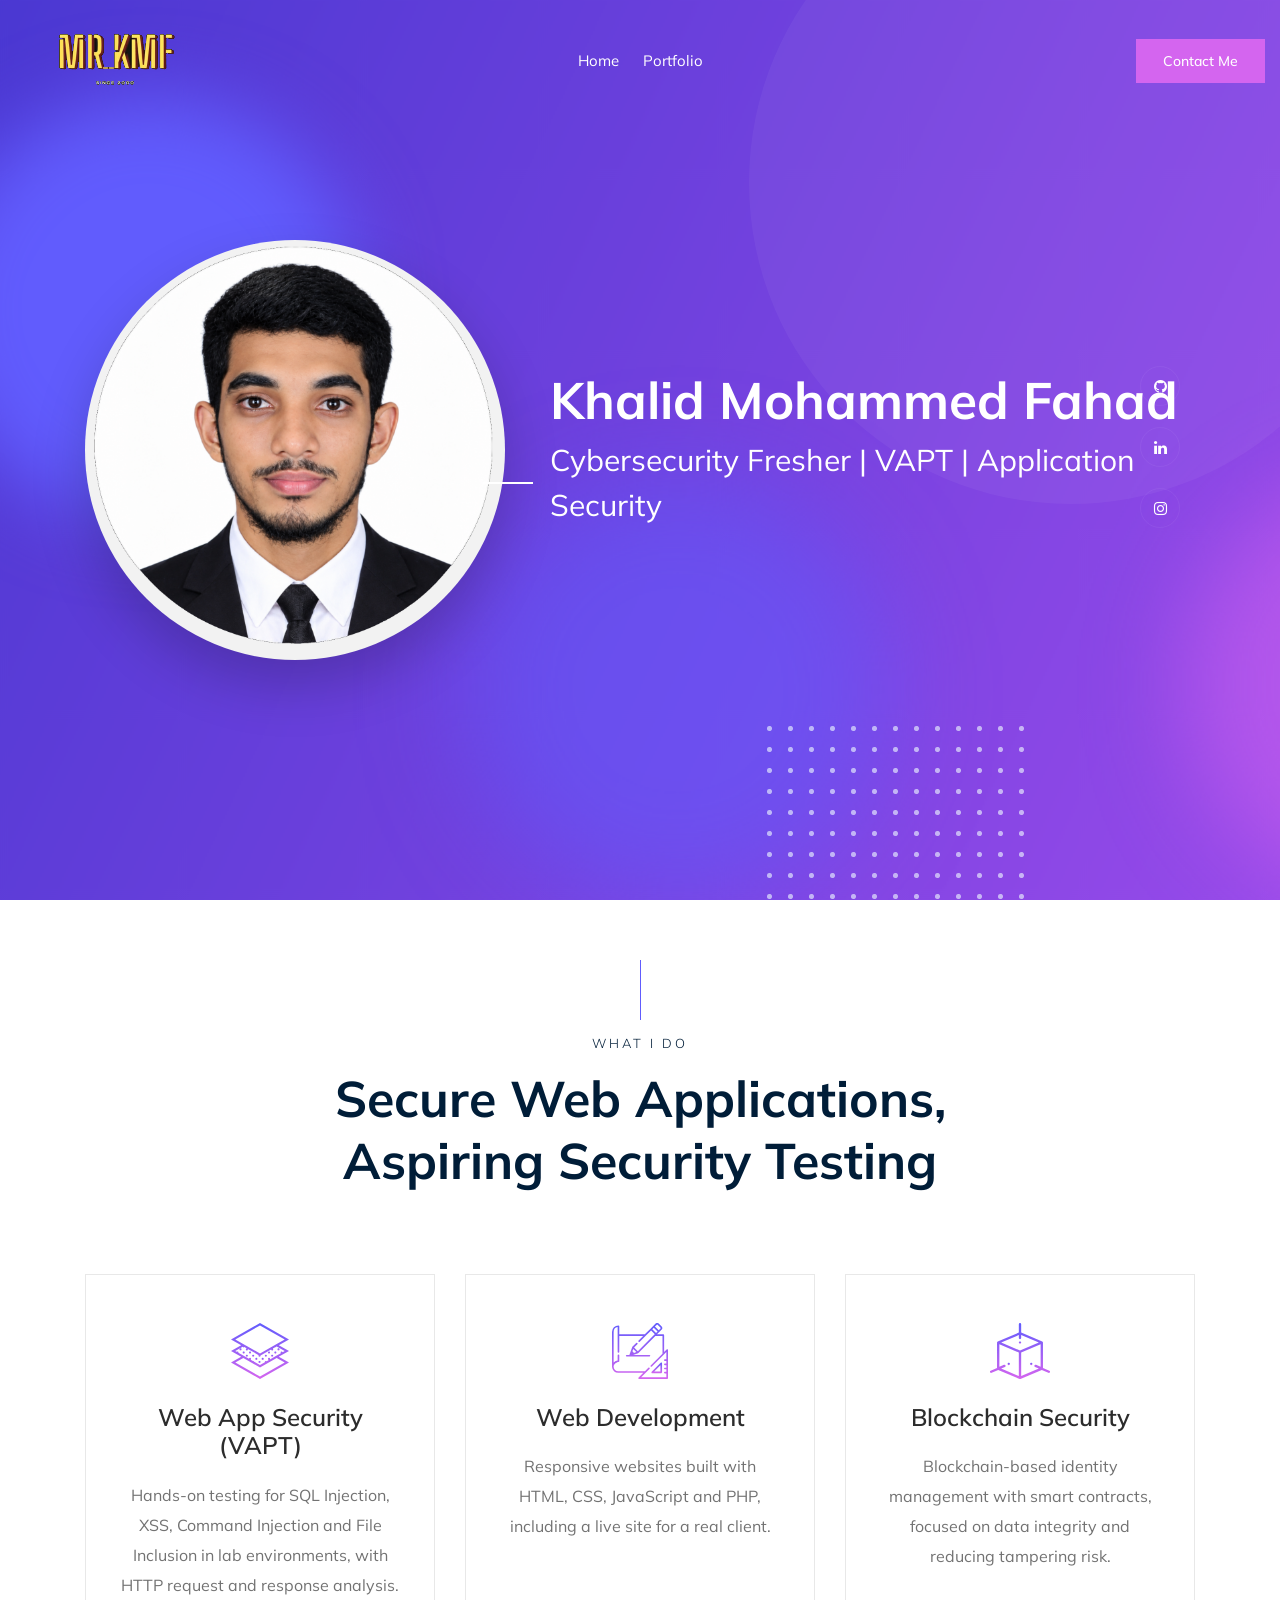
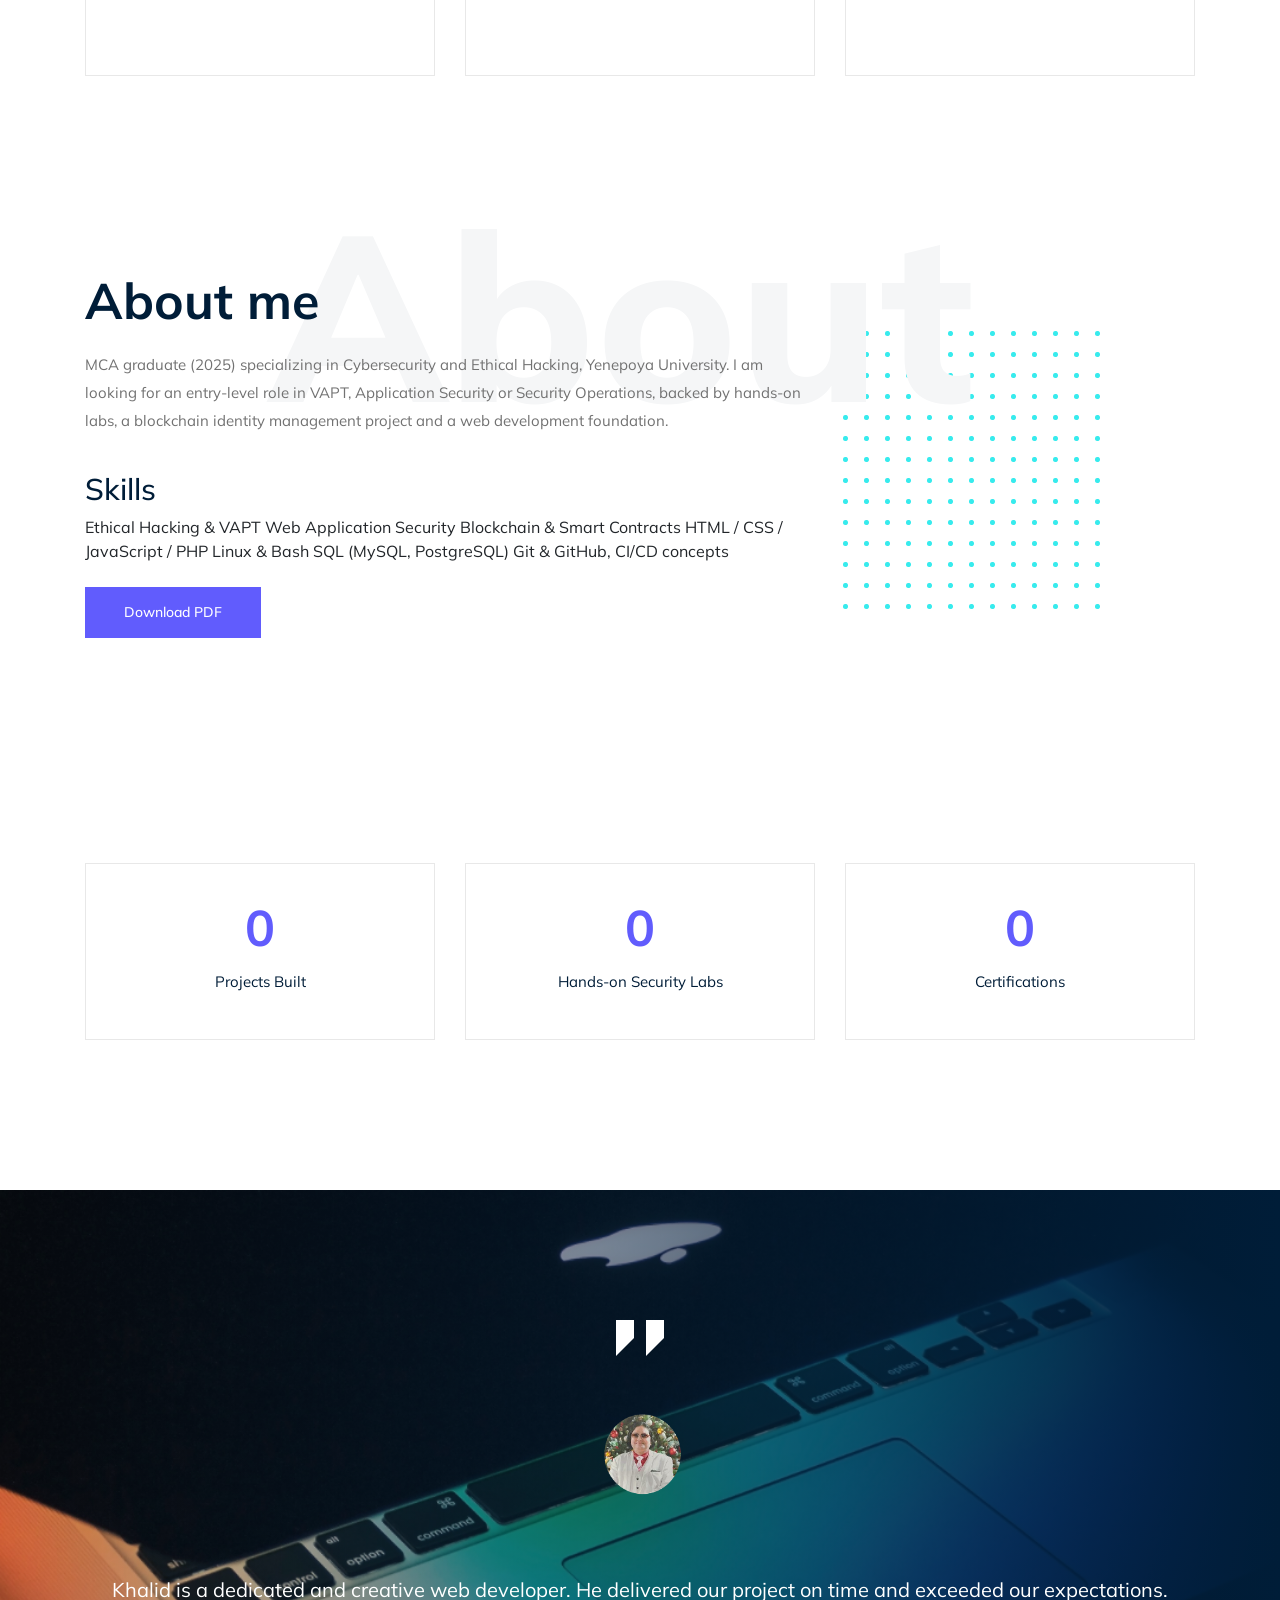
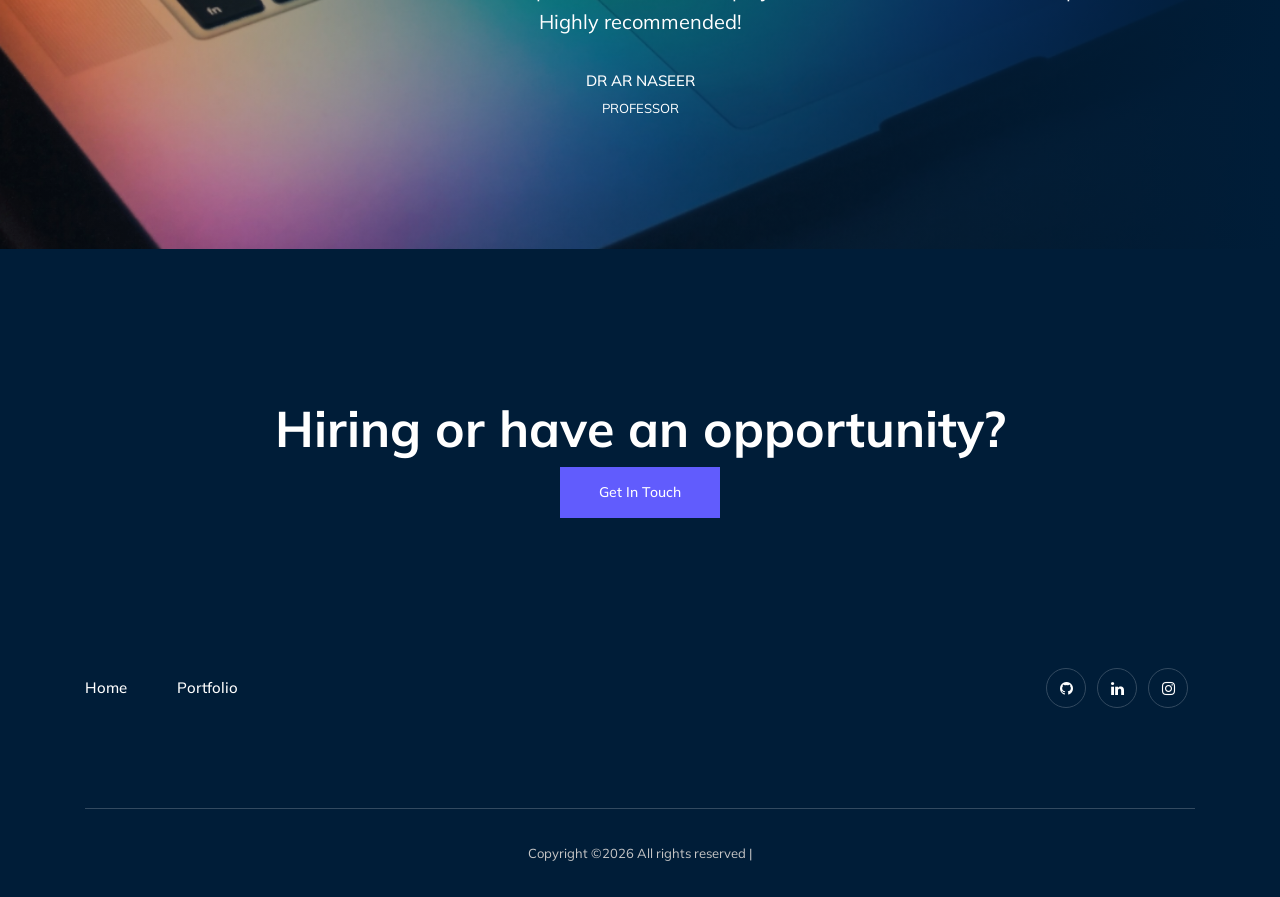
<file: index.html>
<!doctype html>
<html class="no-js" lang="zxx">

<head>
    
    <meta charset="utf-8">
    <link rel="shortcut icon" href="img/logo3.jpg" >
    <title>Khalid Mohammed Fahad | Cybersecurity &amp; VAPT Portfolio</title>
    <meta name="description" content="Portfolio of Khalid Mohammed Fahad, MCA graduate in Cybersecurity and Ethical Hacking. Web application security, VAPT, blockchain identity management and web development.">
    <meta name="viewport" content="width=device-width, initial-scale=1">

    <!-- <link rel="manifest" href="site.webmanifest"> -->
    <!-- Place favicon.ico in the root directory -->

    <!-- CSS here -->
    <link rel="stylesheet" href="css/bootstrap.min.css">
    <link rel="stylesheet" href="css/owl.carousel.min.css">
    <link rel="stylesheet" href="css/magnific-popup.css">
    <link rel="stylesheet" href="css/font-awesome.min.css">
    <link rel="stylesheet" href="css/themify-icons.css">
    <link rel="stylesheet" href="css/nice-select.css">
    <link rel="stylesheet" href="css/flaticon.css">
    <link rel="stylesheet" href="css/gijgo.css">
    <link rel="stylesheet" href="css/animate.min.css">
    <link rel="stylesheet" href="css/slick.css">
    <link rel="stylesheet" href="css/slicknav.css">
    <link rel="stylesheet" href="css/style.css">
    <!-- <link rel="stylesheet" href="css/responsive.css"> -->

</head>

<body>
    <!--[if lte IE 9]>
            <p class="browserupgrade">You are using an <strong>outdated</strong> browser. Please <a href="https://browsehappy.com/">upgrade your browser</a> to improve your experience and security.</p>
        <![endif]-->

    <!-- header-start -->
    <header>
        <div class="header-area ">
            <div id="sticky-header" class="main-header-area">
                <div class="container-fluid">
                    <div class="row align-items-center">
                        <div class="col-xl-3 col-lg-2">
                            <div class="logo">
                                <a href="index.html">
                                    <img src="img/logo1.png" alt="">
                                </a>
                            </div>
                        </div>
                        <div class="col-xl-6 col-lg-7">
                            <div class="main-menu  d-none d-lg-block">
                                <nav>
                                    <ul id="navigation">
                                        <li><a class="active" href="index.html">home</a></li>
                                         <li><a href="portfolio.html">Portfolio</a></li>
                                     </ul>
                                </nav>
                            </div>
                        </div>
                        <div class="col-xl-3 col-lg-3 d-none d-lg-block">
                            <div class="Appointment">
                                <div class="book_btn d-none d-lg-block">
                                    <a  href="contact.html">Contact Me</a>
                                </div>
                            </div>
                        </div>
                        <div class="col-12">
                            <div class="mobile_menu d-block d-lg-none"></div>
                        </div>
                    </div>

                </div>
            </div>
        </div>
    </header>
    <!-- header-end -->

    <!-- slider_area_start -->
    <div class="slider_area">
        <div class="single_slider  d-flex align-items-center slider_bg_1">
            <div class="shap_pattern d-none d-lg-block">
                <img src="img/about/grid.png" alt="">
            </div>
            <div class="social_links">
                <ul>
                    <li><a href="https://github.com/KHALIDMFAHAD17" target="_blank" rel="noopener" aria-label="GitHub"> <i class="fa fa-github"></i> </a></li>
                    <li><a href="https://www.linkedin.com/in/khalid-mohammed-fahad/" target="_blank" rel="noopener" aria-label="LinkedIn"> <i class="fa fa-linkedin"></i> </a></li>
                    <li><a href="https://www.instagram.com/mr_km_fahad"> <i class="fa fa-instagram"></i> </a></li>
                </ul>
            </div>
            <div class="container">
                <div class="hero_row">
                    <div class="hero_profile">
                        <img src="img/about/man.png" alt="Khalid Mohammed Fahad portrait">
                    </div>
                    <div class="slider_text">
                        <h3>Khalid Mohammed Fahad</h3>
                        <span>Cybersecurity Fresher | VAPT | Application Security</span>
                    </div>
                </div>
            </div>
        </div>
    </div>
    <!-- slider_area_end -->

    <!-- service_area  -->
    <div class="service_area">
        <div class="container">
            <div class="row">
                <div class="col-xl-12">
                    <div class="section_title text-center mb-65">
                        <span>What I Do</span>
                        <h3>Secure Web Applications, <br>
                                Aspiring Security Testing </h3>
                    </div>
                </div>
            </div>
            <div class="row">
                <div class="col-xl-4 col-md-4">
                    <div class="single_service text-center">
                        <div class="icon">
                            <img src="img/svg_icon/1.svg" alt="">
                        </div>
                        <h3>Web App Security (VAPT)</h3>
                        <p>Hands-on testing for SQL Injection, XSS, Command Injection and File Inclusion in lab environments, with HTTP request and response analysis.</p>
                    </div>
                </div>
                <div class="col-xl-4 col-md-4">
                    <div class="single_service text-center">
                        <div class="icon">
                            <img src="img/svg_icon/2.svg" alt="">
                        </div>
                        <h3>Web Development</h3>
                        <p>Responsive websites built with HTML, CSS, JavaScript and PHP, including a live site for a real client.</p>
                    </div>
                </div>
                <div class="col-xl-4 col-md-4">
                    <div class="single_service text-center">
                        <div class="icon">
                            <img src="img/svg_icon/3.svg" alt="">
                        </div>
                        <h3>Blockchain Security</h3>
                        <p>Blockchain-based identity management with smart contracts, focused on data integrity and reducing tampering risk.</p>
                    </div>
                </div>
                
            </div>
        </div>
    </div>
  

    <!-- about_me  -->
    <div class="about_me">
        <div class="about_large_title d-none d-lg-block">
                About
        </div>
        <div class="container">
            <div class="row align-items-center">
                <div class="col-xl-8 col-md-6">
                    <div class="about_e_details">
                        <h3>About me</h3>
                        <p>MCA graduate (2025) specializing in Cybersecurity and Ethical Hacking, Yenepoya University. I am looking for an entry-level role in VAPT, Application Security or Security Operations, backed by hands-on labs, a blockchain identity management project and a web development foundation.</p>
                          <section class="skills fade-in" id="skills">
    <h2>Skills</h2>
    <div class="skills-grid">
      <span> Ethical Hacking &amp; VAPT</span>
      <span> Web Application Security</span>
      <span> Blockchain &amp; Smart Contracts</span>
      <span> HTML / CSS / JavaScript / PHP</span>
      <span> Linux &amp; Bash</span>
      <span> SQL (MySQL, PostgreSQL)</span>
      <span> Git &amp; GitHub, CI/CD concepts</span>
    </div>
  </section>
  <br>
                        <div class="download_cv">
                        
                            <button class="boxed-btn3" onclick="downloadPDF()">Download PDF</button>
                            <script>
  function downloadPDF() {
    const link = document.createElement("a");
    link.href = "img/kmf-resume.pdf"; // Replace with the path to your PDF
    link.download = "kmf-resume.pdf"; // Optional: rename the downloaded file
    link.click();
  }
</script>
                        </div>
                    </div>
                </div>
                <div class="col-xl-3 col-md-6">
                    <div class="about_img">
                        <div class="color_pattern d-none d-lg-block">
                            <img src="img/about/color_grid.png" alt="">
                        </div>
                      
                    </div>
                </div>
            </div>
        </div>
    </div>
    <!--/ about_me  -->

    <div class="counter_area">
        <div class="container">
            <div class="row">
                <div class="col-xl-4 col-md-4">
                    <div class="single_counter text-center">
                        <h3>
                            <span class="counter">4</span>
                        </h3>
                        <p>Projects Built</p>
                    </div>
                </div>
                <div class="col-xl-4 col-md-4">
                    <div class="single_counter text-center">
                        <h3>
                            <span class="counter">2</span>
                        </h3>
                        <p>Hands-on Security Labs</p>
                    </div>
                </div>
                <div class="col-xl-4 col-md-4">
                    <div class="single_counter text-center">
                        <h3>
                            <span class="counter">2</span>
                        </h3>
                        <p>Certifications</p>
                    </div>
                </div>
            </div>
        </div>
    </div>
    <!-- testimonial_area  -->
    <div class="testimonial_area ">
            <div class="container">
                <div class="row">
                    <div class="col-xl-12">
                        <div class="testmonial_active owl-carousel">
                            <div class="single_carousel">
                                    <div class="single_testmonial text-center">
                                            <div class="quote">
                                                <img src="img/testmonial/quote.svg" alt="">
                                            </div>
                                            <p>  </p>
                                            <div class="testmonial_author">
                                                <div class="thumb">
                                                        <img src="img/comment/comment_1.png" style="height: 150px;" alt="">
                                                </div>
                                                <p>  Khalid is a dedicated and creative web developer. He delivered our project on time and exceeded our expectations. Highly recommended!</p>
                                                <h3>DR AR NASEER</h3>
                                                <span>PROFESSOR </span>
                                            </div>
                                        </div>
                            </div>
                           
                            
                        </div>
                    </div>
                </div>
            </div>
        </div>
        <!-- /testimonial_area  -->
    
    <div class="discuss_projects">
        <div class="container">
            <div class="row">
                <div class="col-xl-12">
                    <div class="project_text text-center">
                        <h3>Hiring or have an opportunity?</h3>
                        <a class="boxed-btn3" href="contact.html">Get in Touch</a>
                    </div>
                </div>
            </div>
        </div>
    </div>

    <!-- footer start -->
    <footer class="footer">
        <div class="footer_top">
            <div class="container">
                <div class="row align-items-center">
                    <div class="col-xl-8 col-md-8">
                        <div class="menu_links">
                            <ul>
                                <li><a href="index.html">Home</a></li>
                                
                                <li><a href="portfolio.html">Portfolio</a></li>
                            </ul>
                        </div>
                    </div>
                    <div class="col-xl-4 col-md-4">
                        <div class="socail_links">
                            <ul>
                                <li><a href="https://github.com/KHALIDMFAHAD17" target="_blank" rel="noopener" aria-label="GitHub"> <i class="fa fa-github"></i> </a></li>
                                <li><a href="https://www.linkedin.com/in/khalid-mohammed-fahad/" target="_blank" rel="noopener" aria-label="LinkedIn"> <i class="fa fa-linkedin"></i> </a></li>
                                <li><a href="https://www.instagram.com/mr_km_fahad"> <i class="fa fa-instagram"></i> </a></li>
                                
                            </ul>
                        </div>
                    </div>
                </div>
            </div>
        </div>
        <div class="copy-right_text">
            <div class="container">
                <div class="footer_border"></div>
                <div class="row">
                    <div class="col-xl-12">
                        <p class="copy_right text-center">
                            <!-- Link back to Colorlib can't be removed. Template is licensed under CC BY 3.0. -->
Copyright &copy;<script>document.write(new Date().getFullYear());</script> All rights reserved | <!-- Link back to Colorlib can't be removed. Template is licensed under CC BY 3.0. -->
                        </p>
                    </div>
                </div>
            </div>
        </div>
    </footer>
    <!--/ footer end  -->

    <!-- JS here -->
    <script src="js/vendor/modernizr-3.5.0.min.js"></script>
    <script src="js/vendor/jquery-1.12.4.min.js"></script>
    <script src="js/popper.min.js"></script>
    <script src="js/bootstrap.min.js"></script>
    <script src="js/owl.carousel.min.js"></script>
    <script src="js/isotope.pkgd.min.js"></script>
    <script src="js/ajax-form.js"></script>
    <script src="js/waypoints.min.js"></script>
    <script src="js/jquery.counterup.min.js"></script>
    <script src="js/imagesloaded.pkgd.min.js"></script>
    <script src="js/scrollIt.js"></script>
    <script src="js/jquery.scrollUp.min.js"></script>
    <script src="js/wow.min.js"></script>
    <script src="js/nice-select.min.js"></script>
    <script src="js/jquery.slicknav.min.js"></script>
    <script src="js/jquery.magnific-popup.min.js"></script>
    <script src="js/plugins.js"></script>
    <script src="js/gijgo.min.js"></script>

    <!--contact js-->
    <script src="js/contact.js"></script>
    <script src="js/jquery.ajaxchimp.min.js"></script>
    <script src="js/jquery.form.js"></script>
    <script src="js/jquery.validate.min.js"></script>
    <script src="js/mail-script.js"></script>

    <script src="js/main.js"></script>
</body>

</html>
</file>
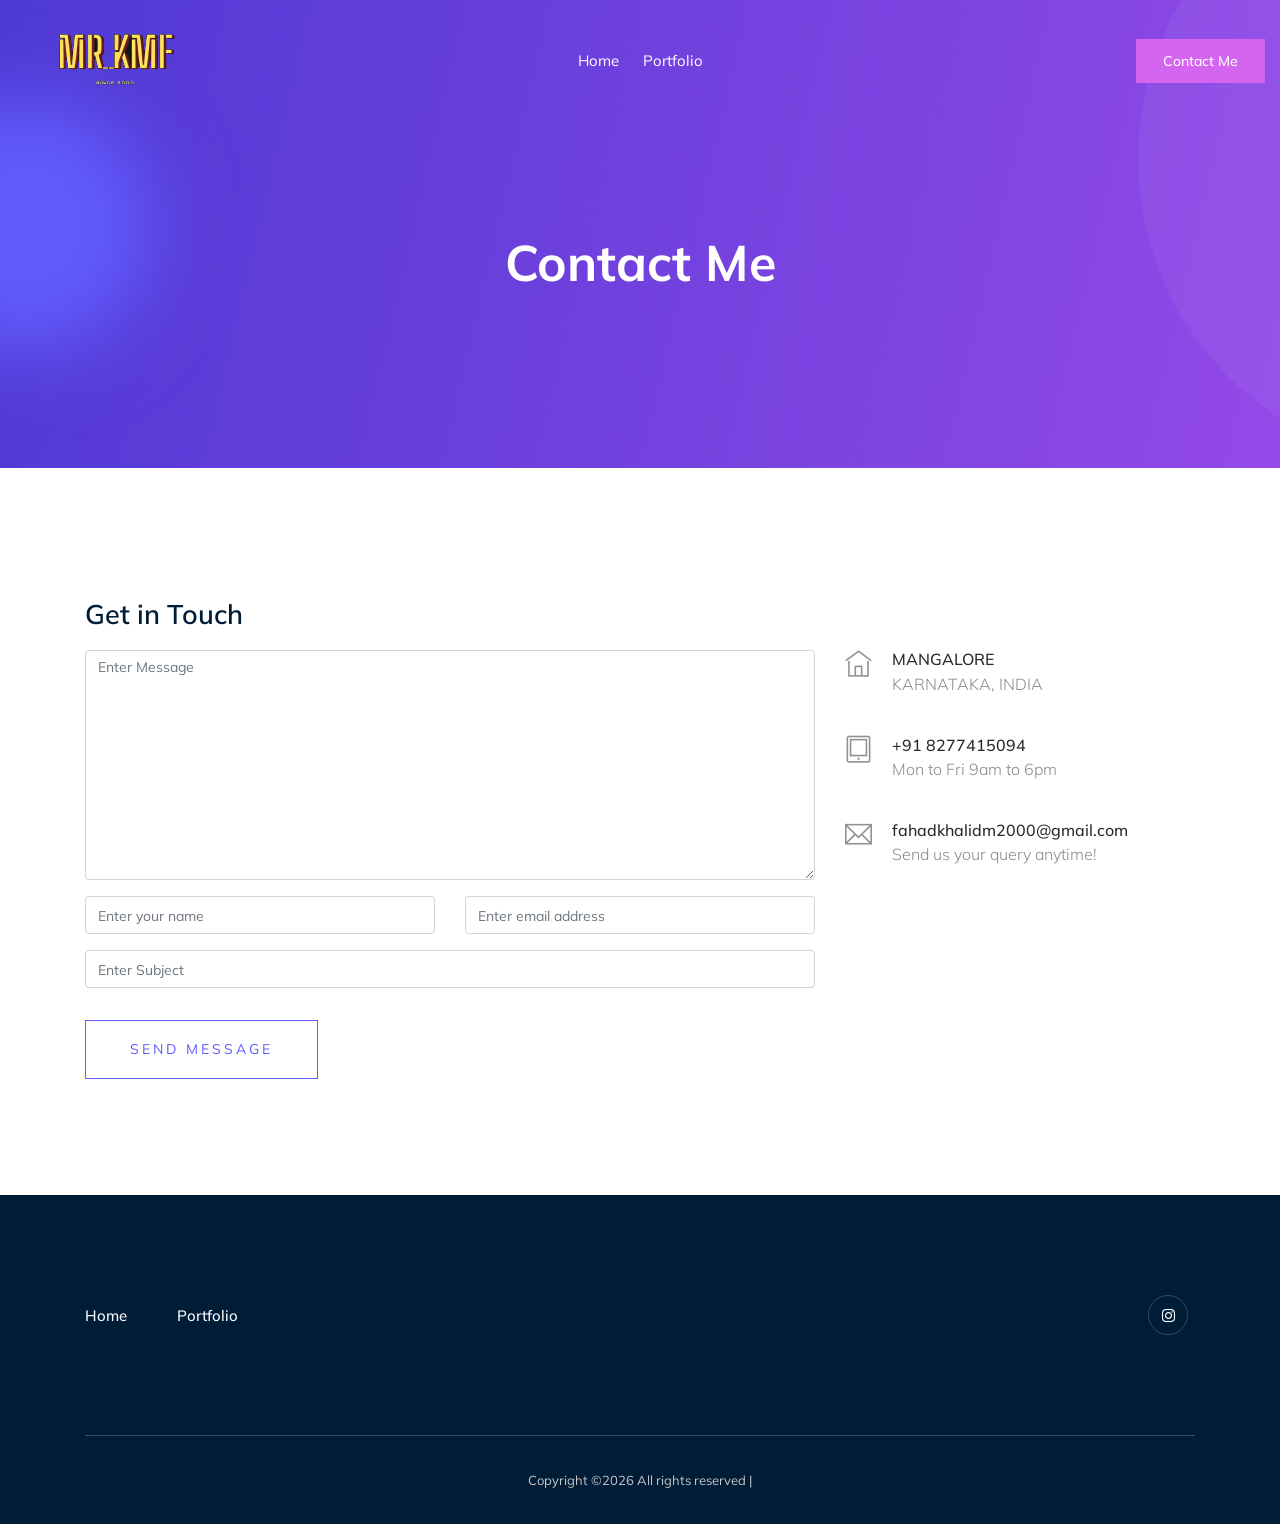
<file: contact.html>
<!doctype html>
<html class="no-js" lang="zxx">

<head>
 <meta charset="utf-8">
    <link rel="shortcut icon" href="img/logo3.jpg" >
    <title>KMF</title>
    <meta name="description" content="">
    <meta name="viewport" content="width=device-width, initial-scale=1">

    <!-- <link rel="manifest" href="site.webmanifest"> -->
    <!-- Place favicon.ico in the root directory -->

    <!-- CSS here -->
    <link rel="stylesheet" href="css/bootstrap.min.css">
    <link rel="stylesheet" href="css/owl.carousel.min.css">
    <link rel="stylesheet" href="css/magnific-popup.css">
    <link rel="stylesheet" href="css/font-awesome.min.css">
    <link rel="stylesheet" href="css/themify-icons.css">
    <link rel="stylesheet" href="css/nice-select.css">
    <link rel="stylesheet" href="css/flaticon.css">
    <link rel="stylesheet" href="css/gijgo.css">
    <link rel="stylesheet" href="css/animate.min.css">
    <link rel="stylesheet" href="css/slick.css">
    <link rel="stylesheet" href="css/slicknav.css">
    <link rel="stylesheet" href="css/style.css">
    <!-- <link rel="stylesheet" href="css/responsive.css"> -->
</head>

<body>
    <!--[if lte IE 9]>
            <p class="browserupgrade">You are using an <strong>outdated</strong> browser. Please <a href="https://browsehappy.com/">upgrade your browser</a> to improve your experience and security.</p>
        <![endif]-->

    <!-- header-start -->
    <header>
        <div class="header-area ">
            <div id="sticky-header" class="main-header-area">
                <div class="container-fluid">
                    <div class="row align-items-center">
                        <div class="col-xl-3 col-lg-2">
                            <div class="logo">
                                <a href="index.html">
                                    <img src="img/logo1.png" alt="">
                                </a>
                            </div>
                        </div>
                           <div class="col-xl-6 col-lg-7">
                            <div class="main-menu  d-none d-lg-block">
                                <nav>
                                    <ul id="navigation">
                                        <li><a class="active" href="index.html">home</a></li>
                                         <li><a href="portfolio.html">Portfolio</a></li>
                                     </ul>
                                </nav>
                            </div>
                        </div>
                        <div class="col-xl-3 col-lg-3 d-none d-lg-block">
                            <div class="Appointment">
                                <div class="book_btn d-none d-lg-block">
                                    <a  href="contact.html">Contact Me</a>
                                </div>
                            </div>
                        </div>
                        <div class="col-12">
                            <div class="mobile_menu d-block d-lg-none"></div>
                        </div>
                    </div>

                </div>
            </div>
        </div>
    </header>
    <!-- header-end -->

    <!-- bradcam_area  -->
    <div class="bradcam_area bradcam_bg_1">
        <div class="container">
            <div class="row">
                <div class="col-xl-12">
                    <div class="bradcam_text text-center">
                        <h3>Contact Me</h3>
                    </div>
                </div>
            </div>
        </div>
    </div>
    <!-- /bradcam_area  -->

  <!-- ================ contact section start ================= -->
  <section class="contact-section section_padding">
    <div class="container">
     


      <div class="row">
        <div class="col-12">
          <h2 class="contact-title">Get in Touch</h2>
        </div>
        <div class="col-lg-8">
          <form onsubmit="return sendMail();">
  <div class="row">
    <div class="col-12">
      <div class="form-group">
        <textarea class="form-control w-100" id="message" cols="30" rows="9" placeholder="Enter Message"></textarea>
      </div>
    </div>
    <div class="col-sm-6">
      <div class="form-group">
        <input class="form-control" id="name" type="text" placeholder="Enter your name">
      </div>
    </div>
    <div class="col-sm-6">
      <div class="form-group">
        <input class="form-control" id="email" type="email" placeholder="Enter email address">
      </div>
    </div>
    <div class="col-12">
      <div class="form-group">
        <input class="form-control" id="subject" type="text" placeholder="Enter Subject">
      </div>
    </div>
  </div>
  <div class="form-group mt-3">
    <button type="submit" class="button button-contactForm btn_4 boxed-btn">Send Message</button>
  </div>
</form>
<script>
function sendMail() {
  var name = document.getElementById('name').value;
  var email = document.getElementById('email').value;
  var subject = document.getElementById('subject').value;
  var message = document.getElementById('message').value;
  var mailto_link = 'mailto:fahadkhalidm2000@gmail.com'
    + '?subject=' + encodeURIComponent(subject)
    + '&body=' + encodeURIComponent("Name: " + name + "\nEmail: " + email + "\n\n" + message);
  window.location.href = mailto_link;
  return false; // Prevent actual form submission
}
</script>
        </div>
        <div class="col-lg-4">
          <div class="media contact-info">
            <span class="contact-info__icon"><i class="ti-home"></i></span>
            <div class="media-body">
              <h3>MANGALORE</h3>
              <p>KARNATAKA, INDIA</p>
            </div>
          </div>
          <div class="media contact-info">
            <span class="contact-info__icon"><i class="ti-tablet"></i></span>
            <div class="media-body">
              <h3><a href="tel:+918277415094">+91 8277415094</a></h3>
              <p>Mon to Fri 9am to 6pm</p>
            </div>
          </div>
          <div class="media contact-info">
            <span class="contact-info__icon"><i class="ti-email"></i></span>
            <div class="media-body">
              <h3><a href="mailto:fahadkhalidm2000@gmail.com"> fahadkhalidm2000@gmail.com</a></h3>
              <p>Send us your query anytime!</p>
            </div>
          </div>
        </div>
      </div>
    </div>
  </section>
  <!-- ================ contact section end ================= -->

  <!-- footer start -->
  <footer class="footer">
        <div class="footer_top">
            <div class="container">
                <div class="row align-items-center">
                    <div class="col-xl-8 col-md-8">
                        <div class="menu_links">
                            <ul>
                                <li><a href="index.html">Home</a></li>
                                
                                <li><a href="portfolio.html">Portfolio</a></li>
                            </ul>
                        </div>
                    </div>
                    <div class="col-xl-4 col-md-4">
                        <div class="socail_links">
                            <ul>
                            
                                <li><a href="https://www.instagram.com/mr_km_fahad"> <i class="fa fa-instagram"></i> </a></li>
                                
                            </ul>
                        </div>
                    </div>
                </div>
            </div>
        </div>
        <div class="copy-right_text">
            <div class="container">
                <div class="footer_border"></div>
                <div class="row">
                    <div class="col-xl-12">
                        <p class="copy_right text-center">
                            <!-- Link back to Colorlib can't be removed. Template is licensed under CC BY 3.0. -->
Copyright &copy;<script>document.write(new Date().getFullYear());</script> All rights reserved | <!-- Link back to Colorlib can't be removed. Template is licensed under CC BY 3.0. -->
                        </p>
                    </div>
                </div>
            </div>
        </div>
    </footer>
  <!--/ footer end  -->

  <!-- JS here -->
  <script src="js/vendor/modernizr-3.5.0.min.js"></script>
  <script src="js/vendor/jquery-1.12.4.min.js"></script>
  <script src="js/popper.min.js"></script>
  <script src="js/bootstrap.min.js"></script>
  <script src="js/owl.carousel.min.js"></script>
  <script src="js/isotope.pkgd.min.js"></script>
  <script src="js/ajax-form.js"></script>
  <script src="js/waypoints.min.js"></script>
  <script src="js/jquery.counterup.min.js"></script>
  <script src="js/imagesloaded.pkgd.min.js"></script>
  <script src="js/scrollIt.js"></script>
  <script src="js/jquery.scrollUp.min.js"></script>
  <script src="js/wow.min.js"></script>
  <script src="js/nice-select.min.js"></script>
  <script src="js/jquery.slicknav.min.js"></script>
  <script src="js/jquery.magnific-popup.min.js"></script>
  <script src="js/plugins.js"></script>
  <script src="js/gijgo.min.js"></script>

  <!--contact js-->
  <script src="js/contact.js"></script>
  <script src="js/jquery.ajaxchimp.min.js"></script>
  <script src="js/jquery.form.js"></script>
  <script src="js/jquery.validate.min.js"></script>
  <script src="js/mail-script.js"></script>

  <script src="js/main.js"></script>
</body>

</html>
</file>
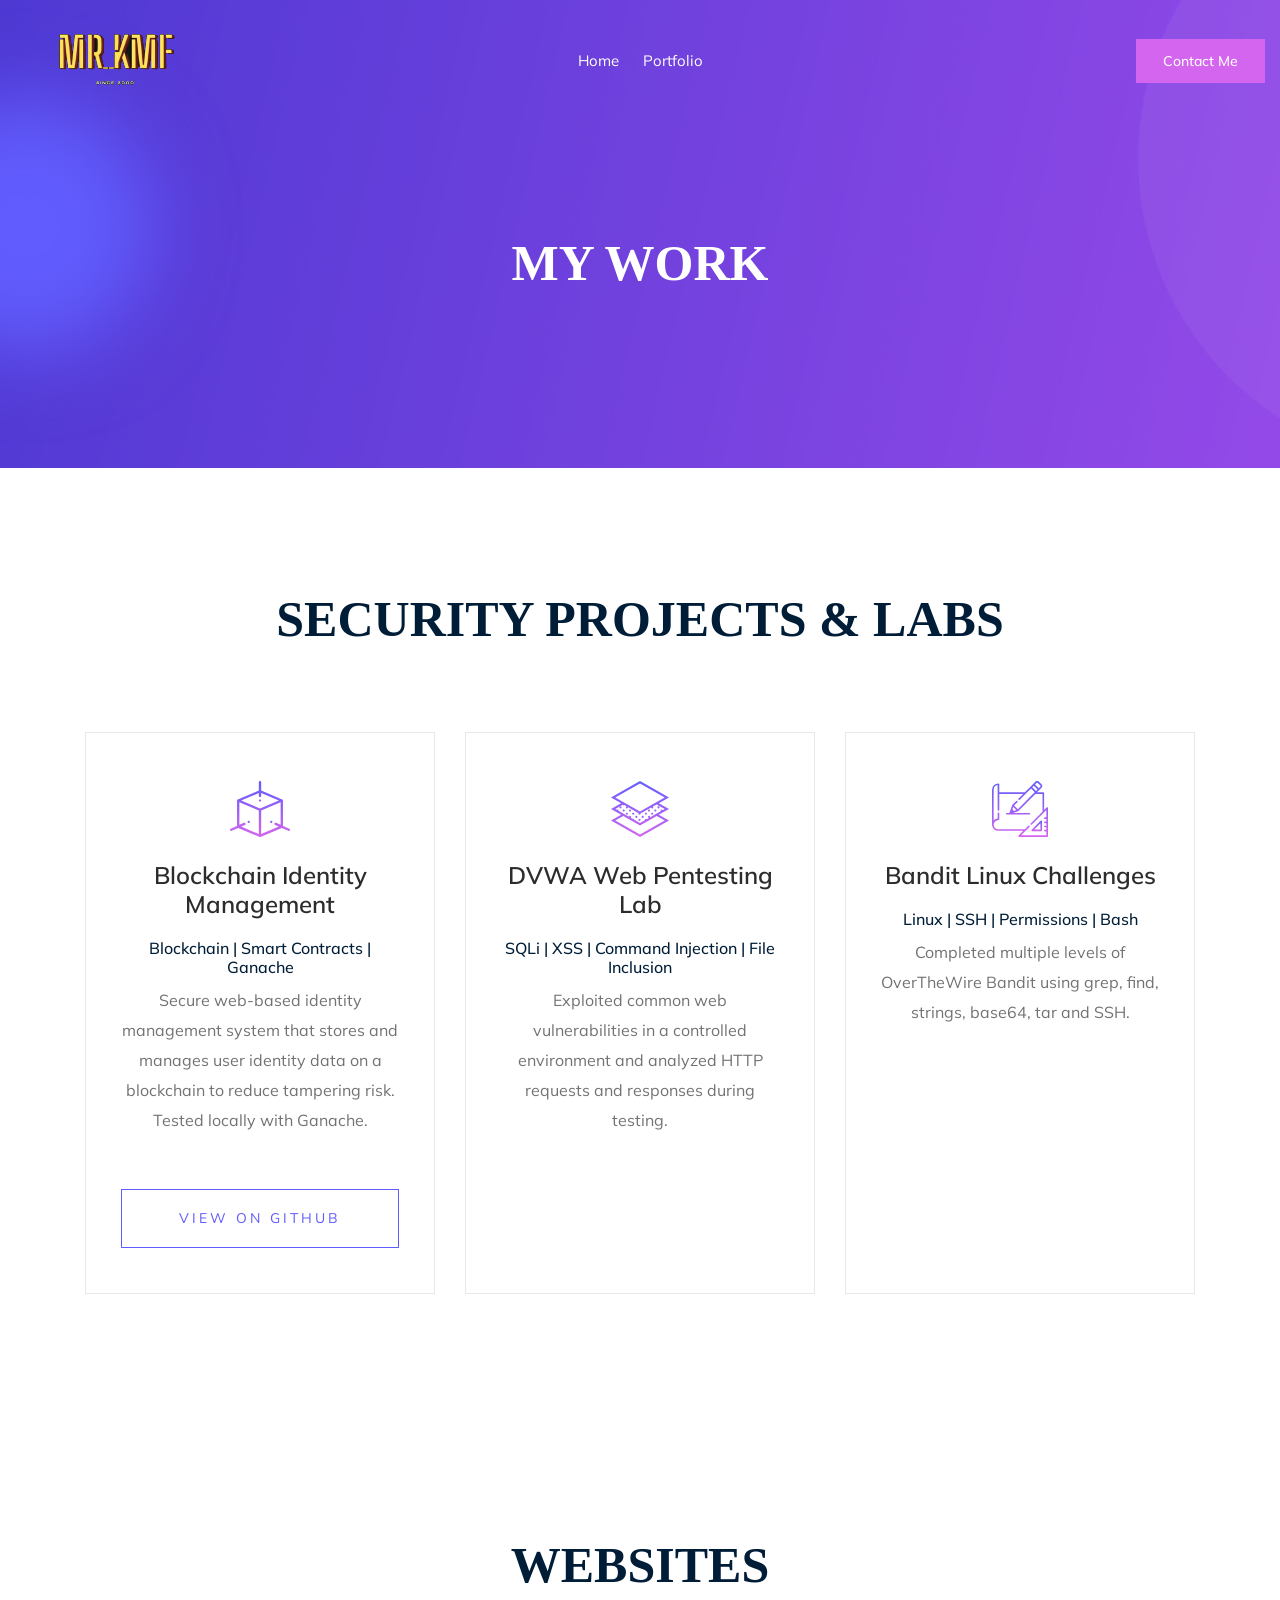
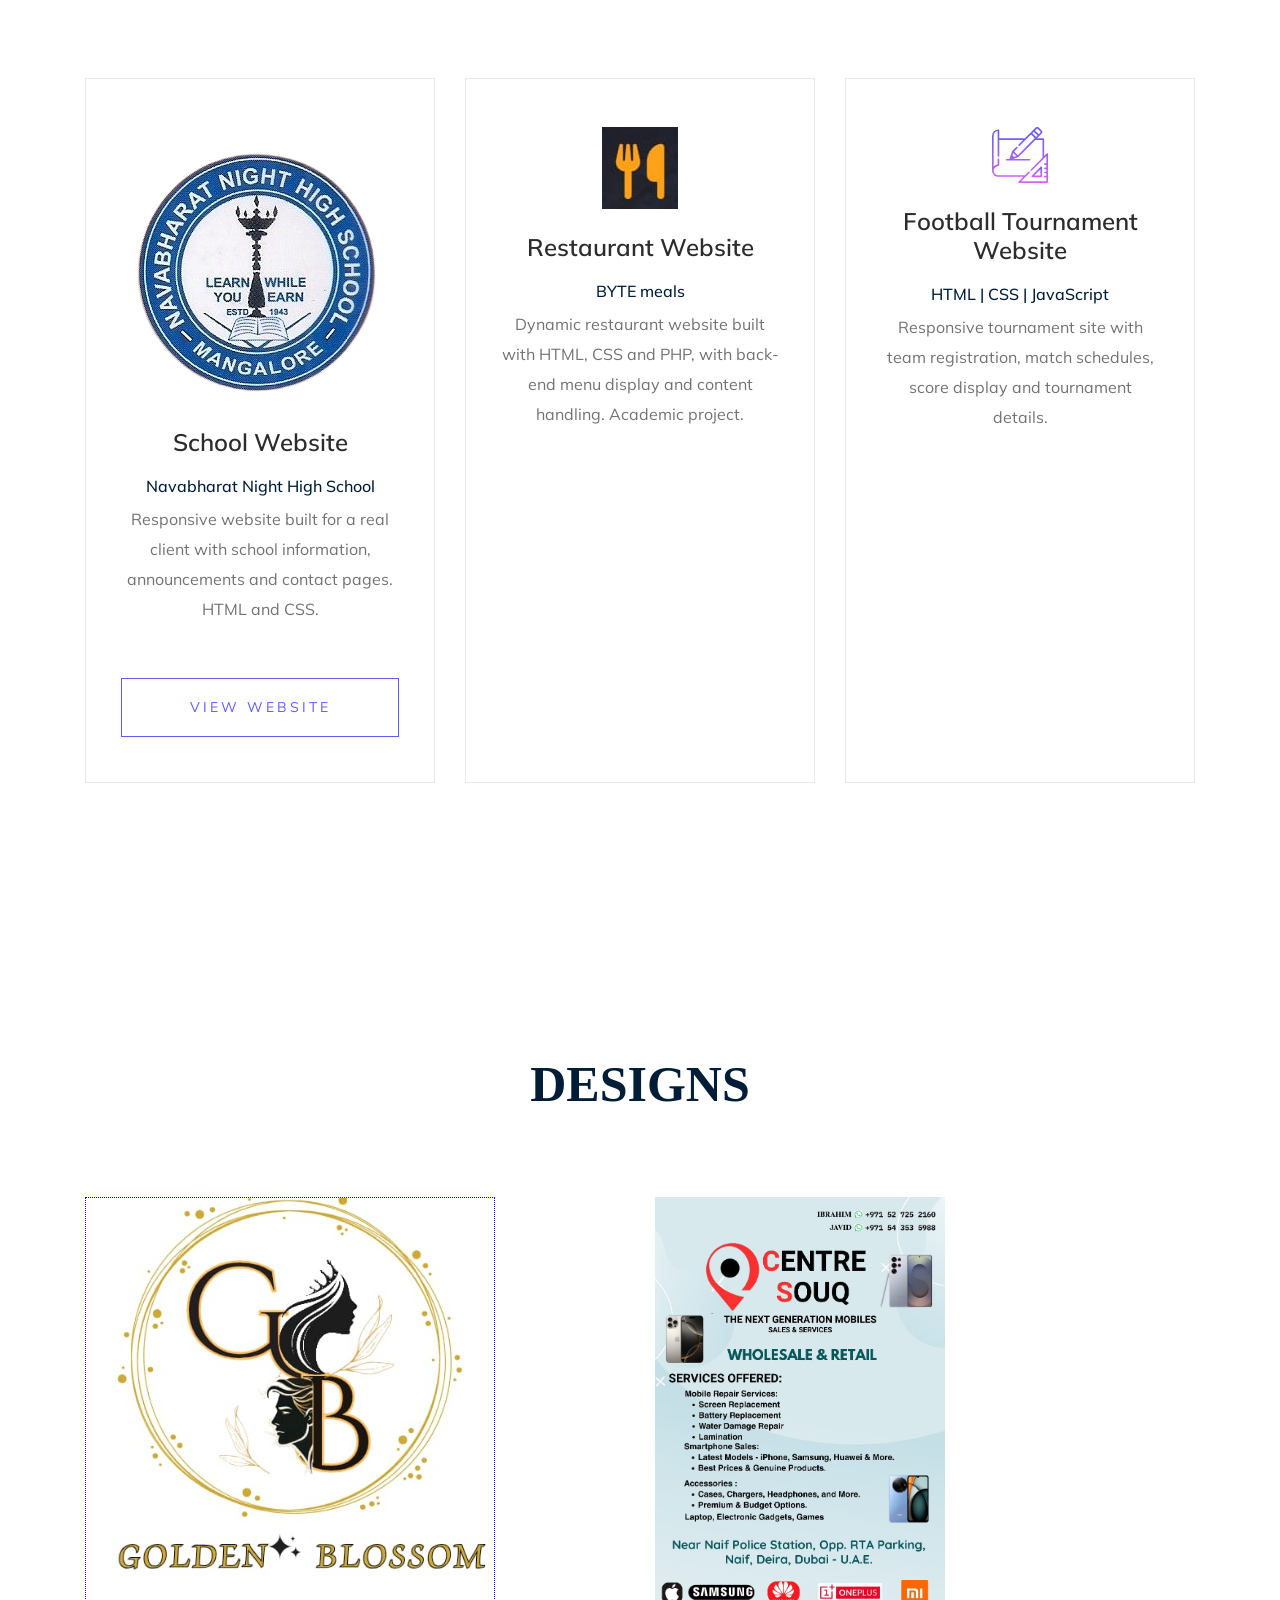
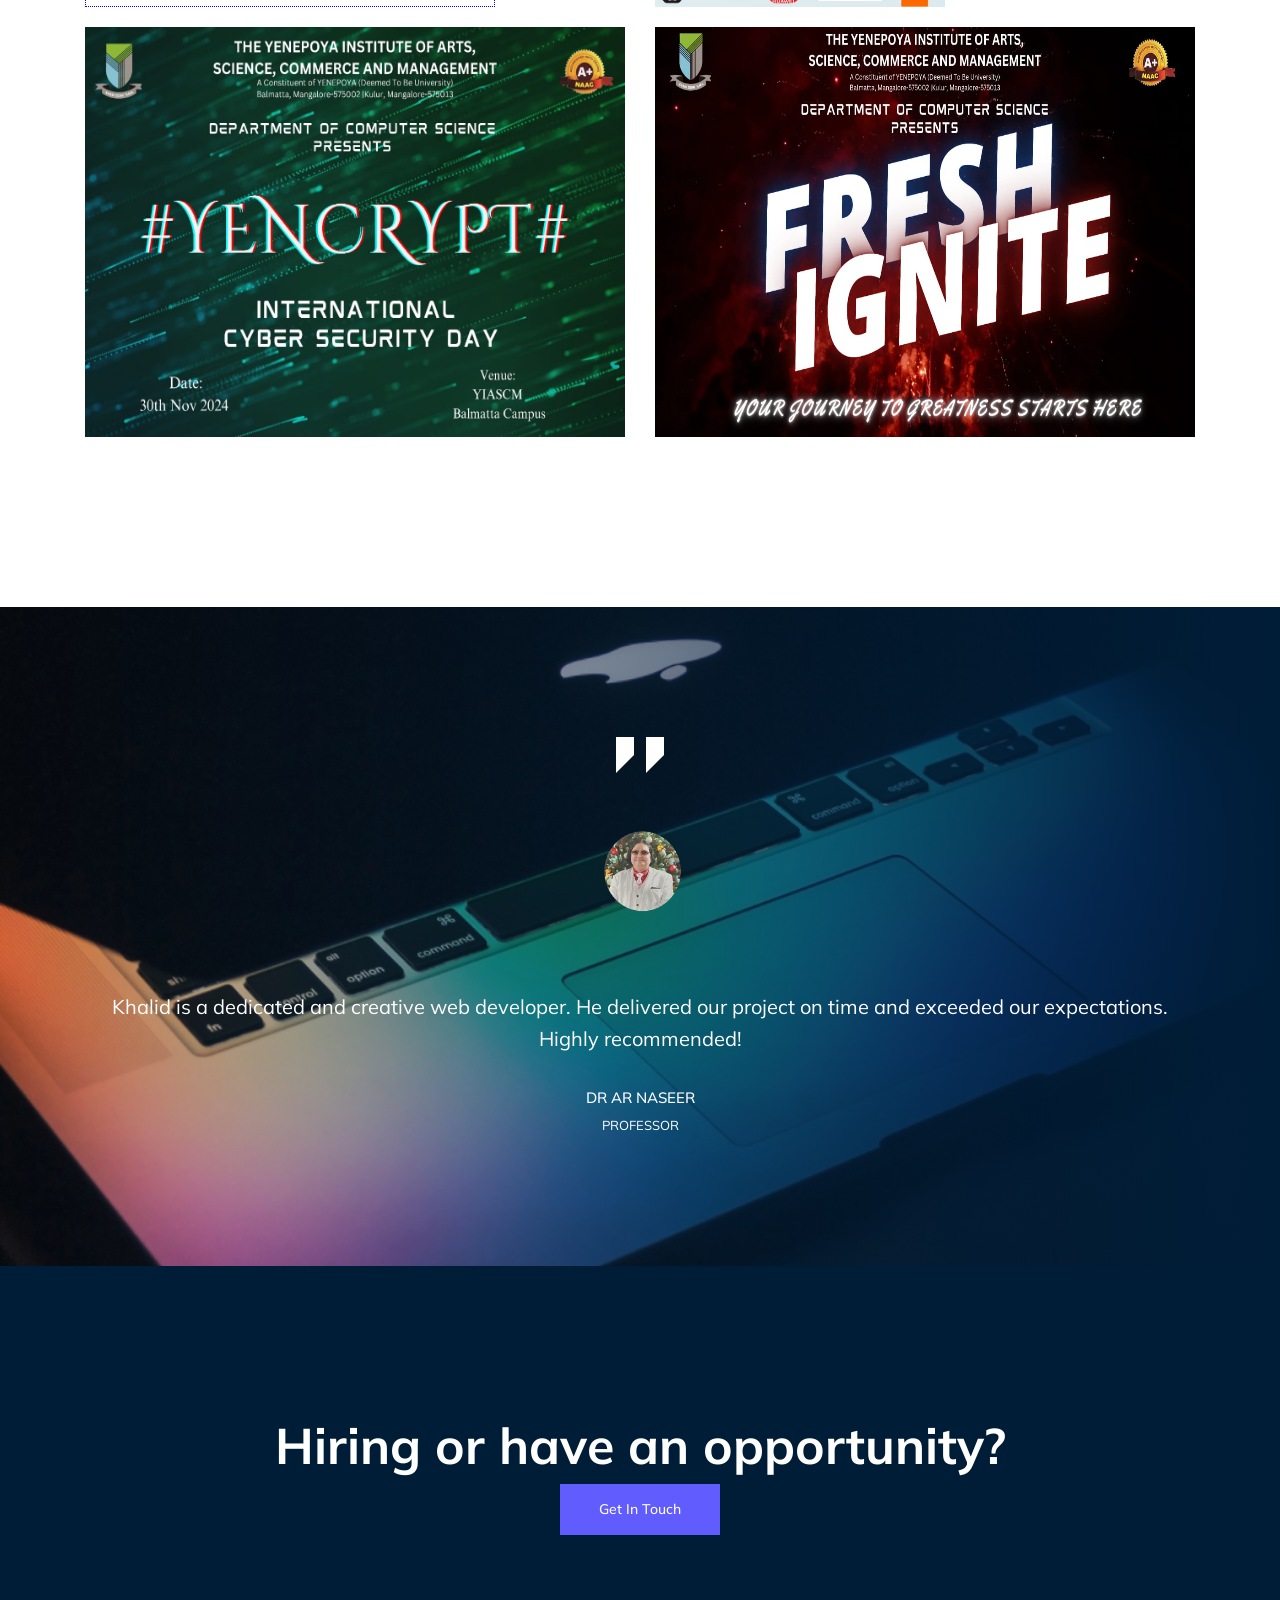
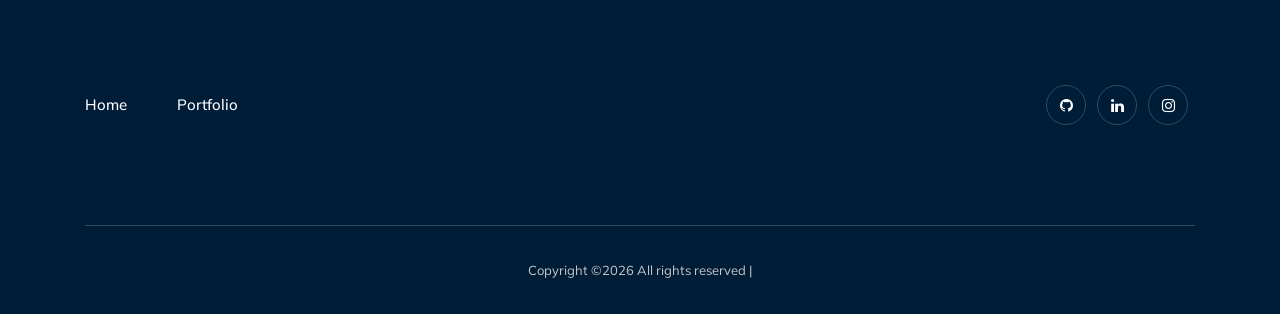
<file: portfolio.html>
<!doctype html>
<html class="no-js" lang="zxx">

<head>
    <meta charset="utf-8">
    <link rel="shortcut icon" href="img/logo3.jpg" >
    <title>KMF</title>
    <meta name="description" content="">
    <meta name="viewport" content="width=device-width, initial-scale=1">

    <!-- <link rel="manifest" href="site.webmanifest"> -->
    <!-- Place favicon.ico in the root directory -->

    <!-- CSS here -->
    <link rel="stylesheet" href="css/bootstrap.min.css">
    <link rel="stylesheet" href="css/owl.carousel.min.css">
    <link rel="stylesheet" href="css/magnific-popup.css">
    <link rel="stylesheet" href="css/font-awesome.min.css">
    <link rel="stylesheet" href="css/themify-icons.css">
    <link rel="stylesheet" href="css/nice-select.css">
    <link rel="stylesheet" href="css/flaticon.css">
    <link rel="stylesheet" href="css/gijgo.css">
    <link rel="stylesheet" href="css/animate.min.css">
    <link rel="stylesheet" href="css/slick.css">
    <link rel="stylesheet" href="css/slicknav.css">
    <link rel="stylesheet" href="css/style.css">
    <!-- <link rel="stylesheet" href="css/responsive.css"> -->
</head>

<body>
    <!--[if lte IE 9]>
            <p class="browserupgrade">You are using an <strong>outdated</strong> browser. Please <a href="https://browsehappy.com/">upgrade your browser</a> to improve your experience and security.</p>
        <![endif]-->

    <!-- header-start -->
    <header>
        <div class="header-area ">
            <div id="sticky-header" class="main-header-area">
                <div class="container-fluid">
                    <div class="row align-items-center">
                        <div class="col-xl-3 col-lg-2">
                            <div class="logo">
                                <a href="index.html">
                                    <img src="img/logo1.png" alt="">
                                </a>
                            </div>
                        </div>
                        <div class="col-xl-6 col-lg-7">
                            <div class="main-menu  d-none d-lg-block">
                                <nav>
                                    <ul id="navigation">
                                        <li><a class="active" href="index.html">home</a></li>
                                        
                                                <li><a href="portfolio.html">Portfolio</a></li>
                                             
                                      
                                    </ul>
                                </nav>
                            </div>
                        </div>
                        <div class="col-xl-3 col-lg-3 d-none d-lg-block">
                            <div class="Appointment">
                                <div class="book_btn d-none d-lg-block">
                                    <a  href="contact.html">Contact Me</a>
                                </div>
                            </div>
                        </div>
                        <div class="col-12">
                            <div class="mobile_menu d-block d-lg-none"></div>
                        </div>
                    </div>

                </div>
            </div>
        </div>
    </header>
    <!-- header-end -->

    <!-- bradcam_area  -->
    <div class="bradcam_area bradcam_bg_1">
        <div class="container">
            <div class="row">
                <div class="col-xl-12">
                    <div class="bradcam_text text-center">
                        <h3 style="font-family: 'Times New Roman', Times, serif;">MY WORK</h3>
                    </div>
                </div>
            </div>
        </div>
    </div>
    <!-- /bradcam_area  -->
    <div class="service_area">
    <div class="container">
        <div class="row">
            <div class="col-xl-12">
                <div class="section_title text-center mb-65">
                    <h3 style="font-family: 'Times New Roman', Times, serif;">SECURITY PROJECTS &amp; LABS</h3>
                </div>
            </div>
        </div>
        <div class="row">
                <div class="col-xl-4 col-md-4">
                    <div class="single_service text-center">
                        <div class="icon">
                            <img src="img/svg_icon/3.svg" alt="">
                        </div>
                        <h3>Blockchain Identity Management</h3>
                        <h5>Blockchain | Smart Contracts | Ganache</h5>
                        <p>Secure web-based identity management system that stores and manages user identity data on a blockchain to reduce tampering risk. Tested locally with Ganache.</p>
                        <br>
                        <a href="https://github.com/KHALIDMFAHAD17" class="boxed-btn" target="_blank" rel="noopener">View on GitHub</a>

                    </div>
                </div>
                <div class="col-xl-4 col-md-4">
                    <div class="single_service text-center">
                        <div class="icon">
                            <img src="img/svg_icon/1.svg" alt="">
                        </div>
                        <h3>DVWA Web Pentesting Lab</h3>
                        <h5>SQLi | XSS | Command Injection | File Inclusion</h5>
                        <p>Exploited common web vulnerabilities in a controlled environment and analyzed HTTP requests and responses during testing.</p>
                        
                    </div>
                </div>
                <div class="col-xl-4 col-md-4">
                    <div class="single_service text-center">
                        <div class="icon">
                            <img src="img/svg_icon/2.svg" alt="">
                        </div>
                        <h3>Bandit Linux Challenges</h3>
                        <h5>Linux | SSH | Permissions | Bash</h5>
                        <p>Completed multiple levels of OverTheWire Bandit using grep, find, strings, base64, tar and SSH.</p>
                        
                    </div>
                </div>
                
        </div>
    </div>
</div>
    
    <div class="service_area">
    <div class="container">
        <div class="row">
                <div class="col-xl-12">
                    <div class="section_title text-center mb-65">
                        
                        <h3 style="font-family: 'Times New Roman', Times, serif;"> WEBSITES</h3>
                    </div>
                </div>
            </div>
            
       <div class="row equal-height-row">
                <div class="col-xl-4 col-md-6">
                    <div class="single_service text-center">
                        <div class="icon">
                            <img src="img/nnhslogo.jpg" alt="">
                        </div>
                        <h3>School Website</h3>
                        <h5>Navabharat Night High School</h5>
                        <p>Responsive website built for a real client with school information, announcements and contact pages. HTML and CSS.</p>
                        <br>
                        <a href="https://www.navabharat1943.in" class="boxed-btn">View Website</a>

                    </div>
                    </div>
                    <div class="col-xl-4 col-md-6">
                    <div class="single_service text-center">
                        <div class="icon">
                            <img src="img/bmicon.jpg" alt="">
                        </div>
                        <h3>Restaurant Website</h3>
                        <h5>BYTE meals</h5>
                        <p>Dynamic restaurant website built with HTML, CSS and PHP, with back-end menu display and content handling. Academic project.</p>

                    </div>
                </div>
                <div class="col-xl-4 col-md-6">
                    <div class="single_service text-center">
                        <div class="icon">
                            <img src="img/svg_icon/2.svg" alt="">
                        </div>
                        <h3>Football Tournament Website</h3>
                        <h5>HTML | CSS | JavaScript</h5>
                        <p>Responsive tournament site with team registration, match schedules, score display and tournament details.</p>
                    </div>
                </div>

         </div>
       </div>
    </div>
    <!-- portfolio_image_area  -->
     
    <div class="portfolio_image_area dec_margin">
        <div class="container">
            <div class="row">
                <div class="col-xl-12">
                    <div class="section_title text-center mb-65">
                        
                        <h3 style="font-family: 'Times New Roman', Times, serif;">DESIGNS</h3>
                    </div>
                </div>
            </div>
            <div class="row equal-height-row">
                <div class="col-xl-6 col-md-6">
                    <div class="single_Portfolio">
                        <div class="portfolio_thumb">
                            <img src="img/work5.jpeg" style="border: 0.01px dotted blue;" alt="">
                        </div>
                        <a href="img/work5.jpeg" class="popup popup-image"></a>
                        <div class="portfolio_hover">
                            <div class="title">
                                    <h3>Saloon LOGO </h3>
                                <p>Designed a logo for a local saloon, focusing on modern aesthetics and brand identity.</p>
                            </div>
                        </div>
                    </div>
                </div>
                <div class="col-xl-6 col-md-6">
                    <div class="single_Portfolio">
                        <div class="portfolio_thumb">
                            <img src="img/work3.jpeg" alt="">
                        </div>
                        <a href="img/work3.jpeg" class="popup popup-image"></a>
                        <div class="portfolio_hover">
                            <div class="title">
                                    <h3>Promotion poster</h3>
                                    <p>Created a promotional poster for a mobile shop at Dubai, emphasizing vibrant colors and clear messaging.</p>
                            </div>
                        </div>
                    </div>
                </div>
                <div class="col-xl-6 col-md-6">
                    <div class="single_Portfolio">
                        <div class="portfolio_thumb">
                            <img src="img/work4.jpeg" alt="">
                        </div>
                        <a href="img/work4.jpeg" class="popup popup-image"></a>
                        <div class="portfolio_hover">
                            <div class="title">
                                    <h3>College Event Poster </h3>
                                    <p>Designed a poster for a college events, focusing on clarity and visual appeal to attract attendees.</p>
                            </div>
                        </div>
                    </div>
                </div>
              <div class="col-xl-6 col-md-6">
                    <div class="single_Portfolio">
                        <div class="portfolio_thumb">
                            <img src="img/work2.jpeg" alt="">
                        </div>
                        <a href="img/work2.jpeg" class="popup popup-image"></a>
                        <div class="portfolio_hover">
                            <div class="title">
                                    <h3>College Event Poster </h3>
                                    <p>Designed a poster for a college events, focusing on clarity and visual appeal to attract attendees.</p>
                            </div>
                        </div>
                    </div>
                </div>
               
            </div>
           
        </div>
    </div>
    <!--/ portfolio_image_area  -->
     <!-- testimonial_area  -->
    <div class="testimonial_area ">
            <div class="container">
                <div class="row">
                    <div class="col-xl-12">
                        <div class="testmonial_active owl-carousel">
                            <div class="single_carousel">
                                    <div class="single_testmonial text-center">
                                            <div class="quote">
                                                <img src="img/testmonial/quote.svg" alt="">
                                            </div>
                                            <p>  </p>
                                            <div class="testmonial_author">
                                                <div class="thumb">
                                                        <img src="img/comment/comment_1.png" style="height: 150px;" alt="">
                                                </div>
                                                <p>  Khalid is a dedicated and creative web developer. He delivered our project on time and exceeded our expectations. Highly recommended!</p>
                                                <h3>DR AR NASEER</h3>
                                                <span>PROFESSOR </span>
                                            </div>
                                        </div>
                            </div>
                           
                            
                        </div>
                    </div>
                </div>
            </div>
        </div>
        <!-- /testimonial_area  -->
    
    
    <div class="discuss_projects">
        <div class="container">
            <div class="row">
                <div class="col-xl-12">
                    <div class="project_text text-center">
                        <h3>Hiring or have an opportunity?</h3>
                        <a class="boxed-btn3" href="contact.html">Get in Touch</a>
                    </div>
                </div>
            </div>
        </div>
    </div>

    <!-- footer start -->
   <footer class="footer">
        <div class="footer_top">
            <div class="container">
                <div class="row align-items-center">
                    <div class="col-xl-8 col-md-8">
                        <div class="menu_links">
                            <ul>
                                <li><a href="index.html">Home</a></li>
                                
                                <li><a href="portfolio.html">Portfolio</a></li>
                            </ul>
                        </div>
                    </div>
                    <div class="col-xl-4 col-md-4">
                        <div class="socail_links">
                            <ul>
                                <li><a href="https://github.com/KHALIDMFAHAD17" target="_blank" rel="noopener" aria-label="GitHub"> <i class="fa fa-github"></i> </a></li>
                                <li><a href="https://www.linkedin.com/in/khalid-mohammed-fahad/" target="_blank" rel="noopener" aria-label="LinkedIn"> <i class="fa fa-linkedin"></i> </a></li>
                                <li><a href="https://www.instagram.com/mr_km_fahad"> <i class="fa fa-instagram"></i> </a></li>
                                
                            </ul>
                        </div>
                    </div>
                </div>
            </div>
        </div>
        <div class="copy-right_text">
            <div class="container">
                <div class="footer_border"></div>
                <div class="row">
                    <div class="col-xl-12">
                        <p class="copy_right text-center">
                            <!-- Link back to Colorlib can't be removed. Template is licensed under CC BY 3.0. -->
Copyright &copy;<script>document.write(new Date().getFullYear());</script> All rights reserved | <!-- Link back to Colorlib can't be removed. Template is licensed under CC BY 3.0. -->
                        </p>
                    </div>
                </div>
            </div>
        </div>
    </footer>
    <!--/ footer end  -->

    <!-- JS here -->
    <script src="js/vendor/modernizr-3.5.0.min.js"></script>
    <script src="js/vendor/jquery-1.12.4.min.js"></script>
    <script src="js/popper.min.js"></script>
    <script src="js/bootstrap.min.js"></script>
    <script src="js/owl.carousel.min.js"></script>
    <script src="js/ajax-form.js"></script>
    <script src="js/waypoints.min.js"></script>
    <script src="js/jquery.counterup.min.js"></script>
    <script src="js/imagesloaded.pkgd.min.js"></script>
    <script src="js/scrollIt.js"></script>
    <script src="js/jquery.scrollUp.min.js"></script>
    <script src="js/wow.min.js"></script>
    <script src="js/nice-select.min.js"></script>
    <script src="js/jquery.slicknav.min.js"></script>
    <script src="js/jquery.magnific-popup.min.js"></script>
    <script src="js/plugins.js"></script>
    <script src="js/gijgo.min.js"></script>

    <!--contact js-->
    <script src="js/contact.js"></script>
    <script src="js/jquery.ajaxchimp.min.js"></script>
    <script src="js/jquery.form.js"></script>
    <script src="js/jquery.validate.min.js"></script>
    <script src="js/mail-script.js"></script>

    <script src="js/main.js"></script>
</body>

</html>
</file>
<file: css/themify-icons.css>
@font-face {
	font-family: 'themify';
	src:url('../fonts/themify.eot?-fvbane');
	src:url('../fonts/themify.eot?#iefix-fvbane') format('embedded-opentype'),
		url('../fonts/themify.woff?-fvbane') format('woff'),
		url('../fonts/themify.ttf?-fvbane') format('truetype'),
		url('../fonts/themify.svg?-fvbane#themify') format('svg');
	font-weight: normal;
	font-style: normal;
}

[class^="ti-"], [class*=" ti-"] {
	font-family: 'themify';
	/* speak: none; */
	font-style: normal;
	font-weight: normal;
	font-variant: normal;
	text-transform: none;
	line-height: 1;

	/* Better Font Rendering =========== */
	-webkit-font-smoothing: antialiased;
	-moz-osx-font-smoothing: grayscale;
}

.ti-wand:before {
	content: "\e600";
}
.ti-volume:before {
	content: "\e601";
}
.ti-user:before {
	content: "\e602";
}
.ti-unlock:before {
	content: "\e603";
}
.ti-unlink:before {
	content: "\e604";
}
.ti-trash:before {
	content: "\e605";
}
.ti-thought:before {
	content: "\e606";
}
.ti-target:before {
	content: "\e607";
}
.ti-tag:before {
	content: "\e608";
}
.ti-tablet:before {
	content: "\e609";
}
.ti-star:before {
	content: "\e60a";
}
.ti-spray:before {
	content: "\e60b";
}
.ti-signal:before {
	content: "\e60c";
}
.ti-shopping-cart:before {
	content: "\e60d";
}
.ti-shopping-cart-full:before {
	content: "\e60e";
}
.ti-settings:before {
	content: "\e60f";
}
.ti-search:before {
	content: "\e610";
}
.ti-zoom-in:before {
	content: "\e611";
}
.ti-zoom-out:before {
	content: "\e612";
}
.ti-cut:before {
	content: "\e613";
}
.ti-ruler:before {
	content: "\e614";
}
.ti-ruler-pencil:before {
	content: "\e615";
}
.ti-ruler-alt:before {
	content: "\e616";
}
.ti-bookmark:before {
	content: "\e617";
}
.ti-bookmark-alt:before {
	content: "\e618";
}
.ti-reload:before {
	content: "\e619";
}
.ti-plus:before {
	content: "\e61a";
}
.ti-pin:before {
	content: "\e61b";
}
.ti-pencil:before {
	content: "\e61c";
}
.ti-pencil-alt:before {
	content: "\e61d";
}
.ti-paint-roller:before {
	content: "\e61e";
}
.ti-paint-bucket:before {
	content: "\e61f";
}
.ti-na:before {
	content: "\e620";
}
.ti-mobile:before {
	content: "\e621";
}
.ti-minus:before {
	content: "\e622";
}
.ti-medall:before {
	content: "\e623";
}
.ti-medall-alt:before {
	content: "\e624";
}
.ti-marker:before {
	content: "\e625";
}
.ti-marker-alt:before {
	content: "\e626";
}
.ti-arrow-up:before {
	content: "\e627";
}
.ti-arrow-right:before {
	content: "\e628";
}
.ti-arrow-left:before {
	content: "\e629";
}
.ti-arrow-down:before {
	content: "\e62a";
}
.ti-lock:before {
	content: "\e62b";
}
.ti-location-arrow:before {
	content: "\e62c";
}
.ti-link:before {
	content: "\e62d";
}
.ti-layout:before {
	content: "\e62e";
}
.ti-layers:before {
	content: "\e62f";
}
.ti-layers-alt:before {
	content: "\e630";
}
.ti-key:before {
	content: "\e631";
}
.ti-import:before {
	content: "\e632";
}
.ti-image:before {
	content: "\e633";
}
.ti-heart:before {
	content: "\e634";
}
.ti-heart-broken:before {
	content: "\e635";
}
.ti-hand-stop:before {
	content: "\e636";
}
.ti-hand-open:before {
	content: "\e637";
}
.ti-hand-drag:before {
	content: "\e638";
}
.ti-folder:before {
	content: "\e639";
}
.ti-flag:before {
	content: "\e63a";
}
.ti-flag-alt:before {
	content: "\e63b";
}
.ti-flag-alt-2:before {
	content: "\e63c";
}
.ti-eye:before {
	content: "\e63d";
}
.ti-export:before {
	content: "\e63e";
}
.ti-exchange-vertical:before {
	content: "\e63f";
}
.ti-desktop:before {
	content: "\e640";
}
.ti-cup:before {
	content: "\e641";
}
.ti-crown:before {
	content: "\e642";
}
.ti-comments:before {
	content: "\e643";
}
.ti-comment:before {
	content: "\e644";
}
.ti-comment-alt:before {
	content: "\e645";
}
.ti-close:before {
	content: "\e646";
}
.ti-clip:before {
	content: "\e647";
}
.ti-angle-up:before {
	content: "\e648";
}
.ti-angle-right:before {
	content: "\e649";
}
.ti-angle-left:before {
	content: "\e64a";
}
.ti-angle-down:before {
	content: "\e64b";
}
.ti-check:before {
	content: "\e64c";
}
.ti-check-box:before {
	content: "\e64d";
}
.ti-camera:before {
	content: "\e64e";
}
.ti-announcement:before {
	content: "\e64f";
}
.ti-brush:before {
	content: "\e650";
}
.ti-briefcase:before {
	content: "\e651";
}
.ti-bolt:before {
	content: "\e652";
}
.ti-bolt-alt:before {
	content: "\e653";
}
.ti-blackboard:before {
	content: "\e654";
}
.ti-bag:before {
	content: "\e655";
}
.ti-move:before {
	content: "\e656";
}
.ti-arrows-vertical:before {
	content: "\e657";
}
.ti-arrows-horizontal:before {
	content: "\e658";
}
.ti-fullscreen:before {
	content: "\e659";
}
.ti-arrow-top-right:before {
	content: "\e65a";
}
.ti-arrow-top-left:before {
	content: "\e65b";
}
.ti-arrow-circle-up:before {
	content: "\e65c";
}
.ti-arrow-circle-right:before {
	content: "\e65d";
}
.ti-arrow-circle-left:before {
	content: "\e65e";
}
.ti-arrow-circle-down:before {
	content: "\e65f";
}
.ti-angle-double-up:before {
	content: "\e660";
}
.ti-angle-double-right:before {
	content: "\e661";
}
.ti-angle-double-left:before {
	content: "\e662";
}
.ti-angle-double-down:before {
	content: "\e663";
}
.ti-zip:before {
	content: "\e664";
}
.ti-world:before {
	content: "\e665";
}
.ti-wheelchair:before {
	content: "\e666";
}
.ti-view-list:before {
	content: "\e667";
}
.ti-view-list-alt:before {
	content: "\e668";
}
.ti-view-grid:before {
	content: "\e669";
}
.ti-uppercase:before {
	content: "\e66a";
}
.ti-upload:before {
	content: "\e66b";
}
.ti-underline:before {
	content: "\e66c";
}
.ti-truck:before {
	content: "\e66d";
}
.ti-timer:before {
	content: "\e66e";
}
.ti-ticket:before {
	content: "\e66f";
}
.ti-thumb-up:before {
	content: "\e670";
}
.ti-thumb-down:before {
	content: "\e671";
}
.ti-text:before {
	content: "\e672";
}
.ti-stats-up:before {
	content: "\e673";
}
.ti-stats-down:before {
	content: "\e674";
}
.ti-split-v:before {
	content: "\e675";
}
.ti-split-h:before {
	content: "\e676";
}
.ti-smallcap:before {
	content: "\e677";
}
.ti-shine:before {
	content: "\e678";
}
.ti-shift-right:before {
	content: "\e679";
}
.ti-shift-left:before {
	content: "\e67a";
}
.ti-shield:before {
	content: "\e67b";
}
.ti-notepad:before {
	content: "\e67c";
}
.ti-server:before {
	content: "\e67d";
}
.ti-quote-right:before {
	content: "\e67e";
}
.ti-quote-left:before {
	content: "\e67f";
}
.ti-pulse:before {
	content: "\e680";
}
.ti-printer:before {
	content: "\e681";
}
.ti-power-off:before {
	content: "\e682";
}
.ti-plug:before {
	content: "\e683";
}
.ti-pie-chart:before {
	content: "\e684";
}
.ti-paragraph:before {
	content: "\e685";
}
.ti-panel:before {
	content: "\e686";
}
.ti-package:before {
	content: "\e687";
}
.ti-music:before {
	content: "\e688";
}
.ti-music-alt:before {
	content: "\e689";
}
.ti-mouse:before {
	content: "\e68a";
}
.ti-mouse-alt:before {
	content: "\e68b";
}
.ti-money:before {
	content: "\e68c";
}
.ti-microphone:before {
	content: "\e68d";
}
.ti-menu:before {
	content: "\e68e";
}
.ti-menu-alt:before {
	content: "\e68f";
}
.ti-map:before {
	content: "\e690";
}
.ti-map-alt:before {
	content: "\e691";
}
.ti-loop:before {
	content: "\e692";
}
.ti-location-pin:before {
	content: "\e693";
}
.ti-list:before {
	content: "\e694";
}
.ti-light-bulb:before {
	content: "\e695";
}
.ti-Italic:before {
	content: "\e696";
}
.ti-info:before {
	content: "\e697";
}
.ti-infinite:before {
	content: "\e698";
}
.ti-id-badge:before {
	content: "\e699";
}
.ti-hummer:before {
	content: "\e69a";
}
.ti-home:before {
	content: "\e69b";
}
.ti-help:before {
	content: "\e69c";
}
.ti-headphone:before {
	content: "\e69d";
}
.ti-harddrives:before {
	content: "\e69e";
}
.ti-harddrive:before {
	content: "\e69f";
}
.ti-gift:before {
	content: "\e6a0";
}
.ti-game:before {
	content: "\e6a1";
}
.ti-filter:before {
	content: "\e6a2";
}
.ti-files:before {
	content: "\e6a3";
}
.ti-file:before {
	content: "\e6a4";
}
.ti-eraser:before {
	content: "\e6a5";
}
.ti-envelope:before {
	content: "\e6a6";
}
.ti-download:before {
	content: "\e6a7";
}
.ti-direction:before {
	content: "\e6a8";
}
.ti-direction-alt:before {
	content: "\e6a9";
}
.ti-dashboard:before {
	content: "\e6aa";
}
.ti-control-stop:before {
	content: "\e6ab";
}
.ti-control-shuffle:before {
	content: "\e6ac";
}
.ti-control-play:before {
	content: "\e6ad";
}
.ti-control-pause:before {
	content: "\e6ae";
}
.ti-control-forward:before {
	content: "\e6af";
}
.ti-control-backward:before {
	content: "\e6b0";
}
.ti-cloud:before {
	content: "\e6b1";
}
.ti-cloud-up:before {
	content: "\e6b2";
}
.ti-cloud-down:before {
	content: "\e6b3";
}
.ti-clipboard:before {
	content: "\e6b4";
}
.ti-car:before {
	content: "\e6b5";
}
.ti-calendar:before {
	content: "\e6b6";
}
.ti-book:before {
	content: "\e6b7";
}
.ti-bell:before {
	content: "\e6b8";
}
.ti-basketball:before {
	content: "\e6b9";
}
.ti-bar-chart:before {
	content: "\e6ba";
}
.ti-bar-chart-alt:before {
	content: "\e6bb";
}
.ti-back-right:before {
	content: "\e6bc";
}
.ti-back-left:before {
	content: "\e6bd";
}
.ti-arrows-corner:before {
	content: "\e6be";
}
.ti-archive:before {
	content: "\e6bf";
}
.ti-anchor:before {
	content: "\e6c0";
}
.ti-align-right:before {
	content: "\e6c1";
}
.ti-align-left:before {
	content: "\e6c2";
}
.ti-align-justify:before {
	content: "\e6c3";
}
.ti-align-center:before {
	content: "\e6c4";
}
.ti-alert:before {
	content: "\e6c5";
}
.ti-alarm-clock:before {
	content: "\e6c6";
}
.ti-agenda:before {
	content: "\e6c7";
}
.ti-write:before {
	content: "\e6c8";
}
.ti-window:before {
	content: "\e6c9";
}
.ti-widgetized:before {
	content: "\e6ca";
}
.ti-widget:before {
	content: "\e6cb";
}
.ti-widget-alt:before {
	content: "\e6cc";
}
.ti-wallet:before {
	content: "\e6cd";
}
.ti-video-clapper:before {
	content: "\e6ce";
}
.ti-video-camera:before {
	content: "\e6cf";
}
.ti-vector:before {
	content: "\e6d0";
}
.ti-themify-logo:before {
	content: "\e6d1";
}
.ti-themify-favicon:before {
	content: "\e6d2";
}
.ti-themify-favicon-alt:before {
	content: "\e6d3";
}
.ti-support:before {
	content: "\e6d4";
}
.ti-stamp:before {
	content: "\e6d5";
}
.ti-split-v-alt:before {
	content: "\e6d6";
}
.ti-slice:before {
	content: "\e6d7";
}
.ti-shortcode:before {
	content: "\e6d8";
}
.ti-shift-right-alt:before {
	content: "\e6d9";
}
.ti-shift-left-alt:before {
	content: "\e6da";
}
.ti-ruler-alt-2:before {
	content: "\e6db";
}
.ti-receipt:before {
	content: "\e6dc";
}
.ti-pin2:before {
	content: "\e6dd";
}
.ti-pin-alt:before {
	content: "\e6de";
}
.ti-pencil-alt2:before {
	content: "\e6df";
}
.ti-palette:before {
	content: "\e6e0";
}
.ti-more:before {
	content: "\e6e1";
}
.ti-more-alt:before {
	content: "\e6e2";
}
.ti-microphone-alt:before {
	content: "\e6e3";
}
.ti-magnet:before {
	content: "\e6e4";
}
.ti-line-double:before {
	content: "\e6e5";
}
.ti-line-dotted:before {
	content: "\e6e6";
}
.ti-line-dashed:before {
	content: "\e6e7";
}
.ti-layout-width-full:before {
	content: "\e6e8";
}
.ti-layout-width-default:before {
	content: "\e6e9";
}
.ti-layout-width-default-alt:before {
	content: "\e6ea";
}
.ti-layout-tab:before {
	content: "\e6eb";
}
.ti-layout-tab-window:before {
	content: "\e6ec";
}
.ti-layout-tab-v:before {
	content: "\e6ed";
}
.ti-layout-tab-min:before {
	content: "\e6ee";
}
.ti-layout-slider:before {
	content: "\e6ef";
}
.ti-layout-slider-alt:before {
	content: "\e6f0";
}
.ti-layout-sidebar-right:before {
	content: "\e6f1";
}
.ti-layout-sidebar-none:before {
	content: "\e6f2";
}
.ti-layout-sidebar-left:before {
	content: "\e6f3";
}
.ti-layout-placeholder:before {
	content: "\e6f4";
}
.ti-layout-menu:before {
	content: "\e6f5";
}
.ti-layout-menu-v:before {
	content: "\e6f6";
}
.ti-layout-menu-separated:before {
	content: "\e6f7";
}
.ti-layout-menu-full:before {
	content: "\e6f8";
}
.ti-layout-media-right-alt:before {
	content: "\e6f9";
}
.ti-layout-media-right:before {
	content: "\e6fa";
}
.ti-layout-media-overlay:before {
	content: "\e6fb";
}
.ti-layout-media-overlay-alt:before {
	content: "\e6fc";
}
.ti-layout-media-overlay-alt-2:before {
	content: "\e6fd";
}
.ti-layout-media-left-alt:before {
	content: "\e6fe";
}
.ti-layout-media-left:before {
	content: "\e6ff";
}
.ti-layout-media-center-alt:before {
	content: "\e700";
}
.ti-layout-media-center:before {
	content: "\e701";
}
.ti-layout-list-thumb:before {
	content: "\e702";
}
.ti-layout-list-thumb-alt:before {
	content: "\e703";
}
.ti-layout-list-post:before {
	content: "\e704";
}
.ti-layout-list-large-image:before {
	content: "\e705";
}
.ti-layout-line-solid:before {
	content: "\e706";
}
.ti-layout-grid4:before {
	content: "\e707";
}
.ti-layout-grid3:before {
	content: "\e708";
}
.ti-layout-grid2:before {
	content: "\e709";
}
.ti-layout-grid2-thumb:before {
	content: "\e70a";
}
.ti-layout-cta-right:before {
	content: "\e70b";
}
.ti-layout-cta-left:before {
	content: "\e70c";
}
.ti-layout-cta-center:before {
	content: "\e70d";
}
.ti-layout-cta-btn-right:before {
	content: "\e70e";
}
.ti-layout-cta-btn-left:before {
	content: "\e70f";
}
.ti-layout-column4:before {
	content: "\e710";
}
.ti-layout-column3:before {
	content: "\e711";
}
.ti-layout-column2:before {
	content: "\e712";
}
.ti-layout-accordion-separated:before {
	content: "\e713";
}
.ti-layout-accordion-merged:before {
	content: "\e714";
}
.ti-layout-accordion-list:before {
	content: "\e715";
}
.ti-ink-pen:before {
	content: "\e716";
}
.ti-info-alt:before {
	content: "\e717";
}
.ti-help-alt:before {
	content: "\e718";
}
.ti-headphone-alt:before {
	content: "\e719";
}
.ti-hand-point-up:before {
	content: "\e71a";
}
.ti-hand-point-right:before {
	content: "\e71b";
}
.ti-hand-point-left:before {
	content: "\e71c";
}
.ti-hand-point-down:before {
	content: "\e71d";
}
.ti-gallery:before {
	content: "\e71e";
}
.ti-face-smile:before {
	content: "\e71f";
}
.ti-face-sad:before {
	content: "\e720";
}
.ti-credit-card:before {
	content: "\e721";
}
.ti-control-skip-forward:before {
	content: "\e722";
}
.ti-control-skip-backward:before {
	content: "\e723";
}
.ti-control-record:before {
	content: "\e724";
}
.ti-control-eject:before {
	content: "\e725";
}
.ti-comments-smiley:before {
	content: "\e726";
}
.ti-brush-alt:before {
	content: "\e727";
}
.ti-youtube:before {
	content: "\e728";
}
.ti-vimeo:before {
	content: "\e729";
}
.ti-twitter:before {
	content: "\e72a";
}
.ti-time:before {
	content: "\e72b";
}
.ti-tumblr:before {
	content: "\e72c";
}
.ti-skype:before {
	content: "\e72d";
}
.ti-share:before {
	content: "\e72e";
}
.ti-share-alt:before {
	content: "\e72f";
}
.ti-rocket:before {
	content: "\e730";
}
.ti-pinterest:before {
	content: "\e731";
}
.ti-new-window:before {
	content: "\e732";
}
.ti-microsoft:before {
	content: "\e733";
}
.ti-list-ol:before {
	content: "\e734";
}
.ti-linkedin:before {
	content: "\e735";
}
.ti-layout-sidebar-2:before {
	content: "\e736";
}
.ti-layout-grid4-alt:before {
	content: "\e737";
}
.ti-layout-grid3-alt:before {
	content: "\e738";
}
.ti-layout-grid2-alt:before {
	content: "\e739";
}
.ti-layout-column4-alt:before {
	content: "\e73a";
}
.ti-layout-column3-alt:before {
	content: "\e73b";
}
.ti-layout-column2-alt:before {
	content: "\e73c";
}
.ti-instagram:before {
	content: "\e73d";
}
.ti-google:before {
	content: "\e73e";
}
.ti-github:before {
	content: "\e73f";
}
.ti-flickr:before {
	content: "\e740";
}
.ti-facebook:before {
	content: "\e741";
}
.ti-dropbox:before {
	content: "\e742";
}
.ti-dribbble:before {
	content: "\e743";
}
.ti-apple:before {
	content: "\e744";
}
.ti-android:before {
	content: "\e745";
}
.ti-save:before {
	content: "\e746";
}
.ti-save-alt:before {
	content: "\e747";
}
.ti-yahoo:before {
	content: "\e748";
}
.ti-wordpress:before {
	content: "\e749";
}
.ti-vimeo-alt:before {
	content: "\e74a";
}
.ti-twitter-alt:before {
	content: "\e74b";
}
.ti-tumblr-alt:before {
	content: "\e74c";
}
.ti-trello:before {
	content: "\e74d";
}
.ti-stack-overflow:before {
	content: "\e74e";
}
.ti-soundcloud:before {
	content: "\e74f";
}
.ti-sharethis:before {
	content: "\e750";
}
.ti-sharethis-alt:before {
	content: "\e751";
}
.ti-reddit:before {
	content: "\e752";
}
.ti-pinterest-alt:before {
	content: "\e753";
}
.ti-microsoft-alt:before {
	content: "\e754";
}
.ti-linux:before {
	content: "\e755";
}
.ti-jsfiddle:before {
	content: "\e756";
}
.ti-joomla:before {
	content: "\e757";
}
.ti-html5:before {
	content: "\e758";
}
.ti-flickr-alt:before {
	content: "\e759";
}
.ti-email:before {
	content: "\e75a";
}
.ti-drupal:before {
	content: "\e75b";
}
.ti-dropbox-alt:before {
	content: "\e75c";
}
.ti-css3:before {
	content: "\e75d";
}
.ti-rss:before {
	content: "\e75e";
}
.ti-rss-alt:before {
	content: "\e75f";
}
</file>
<file: css/nice-select.css>
.nice-select {
  -webkit-tap-highlight-color: transparent;
  background-color: #fff;
  border-radius: 5px;
  border: solid 1px #e8e8e8;
  box-sizing: border-box;
  clear: both;
  cursor: pointer;
  display: block;
  float: left;
  font-family: inherit;
  font-size: 14px;
  font-weight: normal;
  height: 42px;
  line-height: 40px;
  outline: none;
  padding-left: 18px;
  padding-right: 30px;
  position: relative;
  text-align: left !important;
  -webkit-transition: all 0.2s ease-in-out;
  transition: all 0.2s ease-in-out;
  -webkit-user-select: none;
     -moz-user-select: none;
      -ms-user-select: none;
          user-select: none;
  white-space: nowrap;
  width: auto; }
  .nice-select:hover {
    border-color: #dbdbdb; }
  .nice-select:active, .nice-select.open, .nice-select:focus {
    border-color: #999; }


  .nice-select.disabled {
    border-color: #ededed;
    color: #999;
    pointer-events: none; }
    .nice-select.disabled:after {
      border-color: #cccccc; }
  .nice-select.wide {
    width: 100%; }
    .nice-select.wide .list {
      left: 0 !important;
      right: 0 !important; }
  .nice-select.right {
    float: right; }
    .nice-select.right .list {
      left: auto;
      right: 0; }
  .nice-select.small {
    font-size: 12px;
    height: 36px;
    line-height: 34px; }
    .nice-select.small:after {
      height: 4px;
      width: 4px; }
    .nice-select.small .option {
      line-height: 34px;
      min-height: 34px; }
  .nice-select .list {
    background-color: #fff;
    border-radius: 5px;
    box-shadow: 0 0 0 1px rgba(68, 68, 68, 0.11);
    box-sizing: border-box;
    margin-top: 4px;
    opacity: 0;
    overflow: hidden;
    padding: 0;
    pointer-events: none;
    position: absolute;
    top: 100%;
    left: 0;
    -webkit-transform-origin: 50% 0;
        -ms-transform-origin: 50% 0;
            transform-origin: 50% 0;
    -webkit-transform: scale(0.75) translateY(-21px);
        -ms-transform: scale(0.75) translateY(-21px);
            transform: scale(0.75) translateY(-21px);
    -webkit-transition: all 0.2s cubic-bezier(0.5, 0, 0, 1.25), opacity 0.15s ease-out;
    transition: all 0.2s cubic-bezier(0.5, 0, 0, 1.25), opacity 0.15s ease-out;
    z-index: 9; }
    .nice-select .list:hover .option:not(:hover) {
      background-color: transparent !important; }
  .nice-select .option {
    cursor: pointer;
    font-weight: 400;
    line-height: 40px;
    list-style: none;
    min-height: 40px;
    outline: none;
    padding-left: 18px;
    padding-right: 29px;
    text-align: left;
    -webkit-transition: all 0.2s;
    transition: all 0.2s; }
    .nice-select .option:hover, .nice-select .option.focus, .nice-select .option.selected.focus {
      background-color: #f6f6f6; }
    .nice-select .option.selected {
      font-weight: bold; }
    .nice-select .option.disabled {
      background-color: transparent;
      color: #999;
      cursor: default; }

.no-csspointerevents .nice-select .list {
  display: none; }

.no-csspointerevents .nice-select.open .list {
  display: block; }





  /* ,,,,,,,,,,,,,,,, */


  .nice-select:after {
    content: "\e64b";
    display: block;
    height: 5px;
    margin-top: -5px;
    pointer-events: none;
    position: absolute;
    right: 30px;
    top: 8px;
    transition: all 0.15s ease-in-out;
    width: 5px;
    font-family: 'themify';
    color: #ddd; }

    .nice-select.open:after {
 }
    .nice-select.open .list {
      opacity: 1;
      pointer-events: auto;
      -webkit-transform: scale(1) translateY(0);
          -ms-transform: scale(1) translateY(0);
              transform: scale(1) translateY(0); }
</file>
<file: css/flaticon.css>
/*
  	Flaticon icon font: Flaticon
  	Creation date: 07/09/2019 08:07
  	*/

	  @font-face {
		font-family: "Flaticon";
		src: url("../fonts/Flaticon.eot");
		src: url("../fonts/Flaticon.eot");
		src: url("../fonts/Flaticon.eot?#iefix") format("embedded-opentype"),
			 url("../fonts/Flaticon.woff2") format("woff2"),
			 url("../fonts/Flaticon.woff") format("woff"),
			 url("../fonts/Flaticon.ttf") format("truetype"),
			 url("../fonts/Flaticon.svg#Flaticon") format("svg");
		font-weight: normal;
		font-style: normal;
	  }
	  
	  @media screen and (-webkit-min-device-pixel-ratio:0) {
		@font-face {
		  font-family: "Flaticon";
		  src: url("./Flaticon.svg#Flaticon") format("svg");
		}
	  }
	  
	  [class^="flaticon-"]:before, [class*=" flaticon-"]:before,
	  [class^="flaticon-"]:after, [class*=" flaticon-"]:after {   
		font-family: Flaticon;
			  font-size: 20px;
	  font-style: normal;
	  margin-left: 20px;
	  }
	  
	.flaticon-legal-paper:before {
		content: "\e001";
	}
	.flaticon-case:before {
		content: "\e002";
	}
	.flaticon-survey:before {
		content: "\e003";
	}
	.flaticon-bar-chart:before {
		content: "\e004";
	}
	.flaticon-controls:before {
		content: "\e005";
	}
	.flaticon-puzzle:before {
		content: "\e006";
	}
	.flaticon-right:before {
		content: "\e007";
	}
</file>
<file: css/gijgo.css>
.gj-button {
    background-color: #f5f5f5;
    border: 1px solid #ddd;
    color: #000;
    border-radius: 3px;
    padding: 6px 10px;
    cursor: pointer;
}

.gj-unselectable {
    -webkit-touch-callout: none;
    -webkit-user-select: none;
    -khtml-user-select: none;
    -moz-user-select: none;
    -ms-user-select: none;
    user-select: none;
}

.gj-row {
    display: -webkit-box;
    display: -ms-flexbox;
    display: flex;
    -ms-flex-wrap: wrap;
    flex-wrap: wrap;
}

.gj-margin-left-5 {
    margin-left: 5px;
}

.gj-margin-left-10 {
    margin-left: 10px;
}

.gj-width-full {
    width: 100%;
}

.gj-cursor-pointer {
    cursor: pointer;
}

.gj-text-align-center {
    text-align: center;
}

.gj-font-size-16 {
    font-size: 16px;
}

.gj-hidden {
    display: none;
}

/** Material Design */
.gj-button-md {
    background: 0 0;
    border: none;
    border-radius: 2px;
    color: rgba(0, 0, 0, 0.87);
    position: relative;
    height: 36px;
    margin: 0;
    min-width: 64px;
    padding: 0 16px;
    display: inline-block;
    font-family: "Roboto","Helvetica","Arial",sans-serif;
    font-size: 1rem;
    font-weight: 500;
    text-transform: uppercase;
    letter-spacing: 0;
    overflow: hidden;
    will-change: box-shadow;
    transition: box-shadow .2s cubic-bezier(.4,0,1,1),background-color .2s cubic-bezier(.4,0,.2,1),color .2s cubic-bezier(.4,0,.2,1);
    outline: none;
    cursor: pointer;
    text-decoration: none;
    text-align: center;
    line-height: 36px;
    vertical-align: middle;
    overflow: hidden;
    -webkit-user-select: none;
    -moz-user-select: none;
    -ms-user-select: none;
    user-select: none;
}

.gj-button-md:hover {
    background-color: rgba(158,158,158,.2);
}

.gj-button-md:disabled {
    color: rgba(0,0,0,.26);
    background: 0 0;
}

.gj-button-md .material-icons,
.gj-button-md .gj-icon {
    vertical-align: middle;
    /*font-size: 1.3rem;
    margin-right: 4px;*/
}

.gj-button-md.gj-button-md-icon {
    width: 24px;
    height: 31px;
    min-width: 24px;
    padding: 0px;
    display: table;
}

.gj-button-md.gj-button-md-icon .material-icons,
.gj-button-md.gj-button-md-icon .gj-icon {
    display: table-cell;
    margin-right: 0px;
    width: 24px;
    height: 24px;
}

.gj-button-md.active {
    background-color: rgba(158,158,158,.4);
}

.gj-button-md-group {
    position: relative;
    display: inline-block;
    vertical-align: middle;
}

.gj-textbox-md {
    border: none;
    border-bottom: 1px solid rgba(0,0,0,.42);
    display: block;
    font-family: "Helvetica","Arial",sans-serif;
    font-size: 16px;
    line-height: 16px;
    padding: 4px 0px;
    margin: 0;
    width: 100%;
    background: 0 0;
    text-align: left;
    color: rgba(0,0,0,.87);
}

.gj-textbox-md:focus,
.gj-textbox-md:active {
    border-bottom: 2px solid rgba(0,0,0,.42);
    outline: none;
}

.gj-textbox-md::placeholder {
    color: #8e8e8e;
}

.gj-textbox-md:-ms-input-placeholder {
    color: #8e8e8e;
}

.gj-textbox-md::-ms-input-placeholder {
    color: #8e8e8e;
}

.gj-md-spacer-24 {
    min-width: 24px;
    width: 24px;
    display: inline-block;
}

.gj-md-spacer-32 {
    min-width: 32px;
    width: 32px;
    display: inline-block;
}

.gj-modal {
    position: fixed;
    top: 0;
    right: 0;
    bottom: 0;
    left: 0;
    z-index: 1203;
    display: none;
    overflow: hidden;
    -webkit-overflow-scrolling: touch;
    outline: 0;
    background-color: rgba(0, 0, 0, 0.54118);
    transition: 200ms ease opacity;
    will-change: opacity;
}

/* List */
ul.gj-list li [data-role="wrapper"] {
    display: table;
    width: 100%;
}

ul.gj-list li [data-role="checkbox"] {
    display: table-cell;
    vertical-align:middle;
    text-align:center;
}

ul.gj-list li [data-role="image"] {
    display: table-cell;
    vertical-align:middle;
    text-align:center;
}

ul.gj-list li [data-role="display"] {
    display: table-cell;
    vertical-align:middle;
    cursor: pointer;
}

ul.gj-list li [data-role="display"]:empty:before {
  content: "\200b"; /* unicode zero width space character */
}

/* List - Bootstrap */
ul.gj-list-bootstrap {
    padding-left: 0px;
    margin-bottom: 0px;
}

ul.gj-list-bootstrap li {
    padding: 0px;
}

ul.gj-list-bootstrap li [data-role="wrapper"] {
    padding: 0px 10px;
}

ul.gj-list-bootstrap li [data-role="checkbox"] {
    width: 24px;
    padding: 3px;
}

ul.gj-list-bootstrap li [data-role="image"] {
    width: 24px;
    height: 24px;
}

ul.gj-list-bootstrap li [data-role="display"] {
    padding: 8px 0px 8px 4px;
}

.list-group-item.active ul li, .list-group-item.active:focus ul li, .list-group-item.active:hover ul li {
    text-shadow: none;
    color:initial;
}

/* List - Material Design */
ul.gj-list-md {
    padding: 0px;
    list-style: none;
    list-style-type: none;
    line-height: 24px;
    letter-spacing: 0;
    color: #616161; /* Gray 700 */
}

ul.gj-list-md li {
    display: list-item;
    list-style-type: none;
    padding: 0px;
    min-height: unset;
    box-sizing: border-box;
    align-items: center;
    cursor: default;
    overflow: hidden;

    font-family: "Roboto","Helvetica","Arial",sans-serif;
    font-size: 16px;
    font-weight: 400;
    letter-spacing: .04em;
    line-height: 1;
    
    -webkit-flex-direction: row;
    -ms-flex-direction: row;
    flex-direction: row;
    -webkit-flex-wrap: nowrap;
    -ms-flex-wrap: nowrap;
    flex-wrap: nowrap;
}

ul.gj-list-md li [data-role="checkbox"] {
    height: 24px;
    width: 24px;
}

ul.gj-list-md li [data-role="image"] {
    height: 24px;
    width: 24px;
}

ul.gj-list-md li [data-role="display"] {
    padding: 8px 0px 8px 5px;
    order: 0;
    flex-grow: 2;
    text-decoration: none;
    box-sizing: border-box;
    align-items: center;
    text-align: left;
    color: rgba(0,0,0,.87);
}

ul.gj-list-md li.disabled>[data-role="wrapper"]>[data-role="display"] {
    color: #9E9E9E; /* Gray 500 */
}

.gj-list-md-active {
    background: #e0e0e0;
    color: #3f51b5;
}


/* Picker */
.gj-picker {
    position: absolute;
    z-index: 1203;
    background-color: #fff;
}

.gj-picker .selected {
    color: #fff;
}

/* Material Design */
.gj-picker-md {
    font-family: "Roboto","Helvetica","Arial",sans-serif;
    font-size: 16px;
    font-weight: 400;
    letter-spacing: .04em;
    line-height: 1;
    color: rgba(0,0,0,.87);
    border: 1px solid #E0E0E0;
}

.gj-modal .gj-picker-md {
    border: 0px;
}

.gj-picker-md [role="header"] {
    color: rgba(255, 255, 255, 0.54);
    display: flex;
    background: #2196f3;
    align-items: baseline;
    user-select: none;
    justify-content: center;
}

.gj-picker-md [role="footer"] {
    float: right;
    padding: 10px;
}

.gj-picker-md [role="footer"] button.gj-button-md {
    color: #2196f3;
    font-weight: bold;
    font-size: 13px;
}

/* Bootstrap */
.gj-picker-bootstrap {
    border-radius: 4px;
    border: 1px solid #E0E0E0;
}

.gj-picker-bootstrap .selected {
    color: #888;
}

.gj-picker-bootstrap [role="header"] {
    background: #eee;
    color: #AAA;
}
@font-face {
    font-family: 'gijgo-material';
    src: url('../fonts/gijgo-material.eot?235541');
    src: url('../fonts/gijgo-material.eot?235541#iefix') format('embedded-opentype'), url('../fonts/gijgo-material.ttf?235541') format('truetype'), url('../fonts/gijgo-material.woff?235541') format('woff'), url('../fonts/gijgo-material.svg?235541#gijgo-material') format('svg');
    font-weight: normal;
    font-style: normal;
}

.gj-icon {
    /* use !important to prevent issues with browser extensions that change fonts */
    font-family: 'gijgo-material' !important;
    font-size: 24px;
    speak: none;
    font-style: normal;
    font-weight: normal;
    font-variant: normal;
    text-transform: none;
    line-height: 1;
    /* Enable Ligatures ================ */
    letter-spacing: 0;
    -webkit-font-feature-settings: "liga";
    -moz-font-feature-settings: "liga=1";
    -moz-font-feature-settings: "liga";
    -ms-font-feature-settings: "liga" 1;
    font-feature-settings: "liga";
    -webkit-font-variant-ligatures: discretionary-ligatures;
    font-variant-ligatures: discretionary-ligatures;
    /* Better Font Rendering =========== */
    -webkit-font-smoothing: antialiased;
    -moz-osx-font-smoothing: grayscale;
}

.gj-icon.undo:before {
    content: "\e900";
}

.gj-icon.vertical-align-top:before {
    content: "\e901";
}

.gj-icon.vertical-align-center:before {
    content: "\e902";
}

.gj-icon.vertical-align-bottom:before {
    content: "\e903";
}

.gj-icon.arrow-dropup:before {
    content: "\e904";
}

.gj-icon.clock:before {
    content: "\e905";
}

.gj-icon.refresh:before {
    content: "\e906";
}

.gj-icon.last-page:before {
    content: "\e907";
}

.gj-icon.first-page:before {
    content: "\e908";
}

.gj-icon.cancel:before {
    content: "\e909";
}

.gj-icon.clear:before {
    content: "\e90a";
}

.gj-icon.check-circle:before {
    content: "\e90b";
}

.gj-icon.delete:before {
    content: "\e90c";
}

.gj-icon.arrow-upward:before {
    content: "\e90d";
}

.gj-icon.arrow-forward:before {
    content: "\e90e";
}

.gj-icon.arrow-downward:before {
    content: "\e90f";
}

.gj-icon.arrow-back:before {
    content: "\e910";
}

.gj-icon.list-numbered:before {
    content: "\e911";
}

.gj-icon.list-bulleted:before {
    content: "\e912";
}

.gj-icon.indent-increase:before {
    content: "\e913";
}

.gj-icon.indent-decrease:before {
    content: "\e914";
}

.gj-icon.redo:before {
    content: "\e915";
}

.gj-icon.align-right:before {
    content: "\e916";
}

.gj-icon.align-left:before {
    content: "\e917";
}

.gj-icon.align-justify:before {
    content: "\e918";
}

.gj-icon.align-center:before {
    content: "\e919";
}

.gj-icon.strikethrough:before {
    content: "\e91a";
}

.gj-icon.italic:before {
    content: "\e91b";
}

.gj-icon.underlined:before {
    content: "\e91c";
}

.gj-icon.bold:before {
    content: "\e91d";
}

.gj-icon.arrow-dropdown:before {
    content: "\e91e";
}

.gj-icon.done:before {
    content: "\e91f";
}

.gj-icon.pencil:before {
    content: "\e920";
}

.gj-icon.minus:before {
    content: "\e921";
}

.gj-icon.plus:before {
    content: "\e922";
}

.gj-icon.chevron-up:before {
    content: "\e923";
}

.gj-icon.chevron-right:before {
    content: "\e924";
}

.gj-icon.chevron-down:before {
    content: "\e925";
}

.gj-icon.chevron-left:before {
    content: "\e926";
}

.gj-icon.event:before {
    content: "\e927";
}
.gj-draggable {
    cursor: move;
}
.gj-resizable-handle {
    position: absolute;
    font-size: 0.1px;
    display: block;
    -ms-touch-action: none;
    touch-action: none;
    z-index: 1203;
}

.gj-resizable-n {
    cursor: n-resize;
    height: 7px;
    width: 100%;
    top: -5px;
    left: 0;
}
.gj-resizable-e {
    cursor: e-resize;
    width: 7px;
    right: -5px;
    top: 0;
    height: 100%;
}
.gj-resizable-s {
    cursor: s-resize;
    height: 7px;
    width: 100%;
    bottom: -5px;
    left: 0;
}
.gj-resizable-w {
	cursor: w-resize;
	width: 7px;
	left: -5px;
	top: 0;
	height: 100%;
}
.gj-resizable-se {
	cursor: se-resize;
	width: 12px;
	height: 12px;
	right: 1px;
	bottom: 1px;
}
.gj-resizable-sw {
	cursor: sw-resize;
	width: 9px;
	height: 9px;
	left: -5px;
	bottom: -5px;
}
.gj-resizable-nw {
	cursor: nw-resize;
	width: 9px;
	height: 9px;
	left: -5px;
	top: -5px;
}
.gj-resizable-ne {
	cursor: ne-resize;
	width: 9px;
	height: 9px;
	right: -5px;
	top: -5px;
}

.gj-dialog-footer {
    position: absolute;
    bottom: 0px;
    width: 100%;
    margin-top: 0px;
}

.gj-dialog-scrollable [data-role="body"] {
    overflow-x: hidden;
    overflow-y: scroll;
}

/** Bootstrap 3 **/
.gj-dialog-bootstrap {
    overflow: hidden;
    z-index: 1202;
}

.gj-dialog-bootstrap [data-role="title"] {
    display: inline;
}
.gj-dialog-bootstrap [data-role="close"] {
    line-height: 1.42857143;
}

/** Bootstrap 4 **/
.gj-dialog-bootstrap4 {
    overflow: hidden;
    z-index: 1202;
}

.gj-dialog-bootstrap4 [data-role="title"] {
    display: inline;
}
.gj-dialog-bootstrap4 [data-role="close"] {
    line-height: 1.5;
}

/** Material Design **/
.gj-dialog-md {
    background-color: #FFF;
    overflow: hidden;
    border: none;
    box-shadow: 0 11px 15px -7px rgba(0,0,0,.2), 0 24px 38px 3px rgba(0,0,0,.14), 0 9px 46px 8px rgba(0,0,0,.12);
    box-sizing: border-box;
    position: relative;
    display: -webkit-box;
    display: -webkit-flex;
    display: -ms-flexbox;
    display: flex;
    -webkit-box-orient: vertical;
    -webkit-box-direction: normal;
    -webkit-flex-direction: column;
    -ms-flex-direction: column;
    flex-direction: column;
    -webkit-background-clip: padding-box;
    background-clip: padding-box;
    outline: 0;
    z-index: 1202;
}

.gj-dialog-md-header {
    padding: 24px 24px 0px 24px;
    font-family: "Roboto","Helvetica","Arial",sans-serif;
}

.gj-dialog-md-title {
    margin: 0;
    font-weight: 400;
    display: inline;
    line-height: 28px;
    font-size: 20px;
}

.gj-dialog-md-close {
    -webkit-appearance: none;
    padding: 0;
    cursor: pointer;
    background: 0 0;
    border: 0;
    float: right;
    line-height: 28px;
    font-size: 28px;
}

.gj-dialog-md-body {
    padding: 20px 24px 24px 24px;
    color: rgba(0,0,0,.54);
    font-family: "Helvetica","Arial",sans-serif;
    font-size: 14px;
    font-weight: 400;
    line-height: 20px;
}

.gj-dialog-md-footer {
    padding: 8px 8px 8px 24px;
    display: -webkit-flex;
    display: -ms-flexbox;
    display: flex;
    -webkit-flex-direction: row-reverse;
    -ms-flex-direction: row-reverse;
    flex-direction: row-reverse;
    -webkit-flex-wrap: wrap;
    -ms-flex-wrap: wrap;
    flex-wrap: wrap;

    box-sizing: border-box;
}

.gj-dialog-md-footer>*:first-child {
    margin-right: 0;
}

.gj-dialog-md-footer>* {
    margin-right: 8px;
    height: 36px;
}
DIV.gj-grid-wrapper {
    margin: auto;
    position: relative;
    clear:both;
    z-index: 1;
}

TABLE.gj-grid {
    margin: auto;    
    border-collapse: collapse;
    width: 100%;
    table-layout: fixed;
}

TABLE.gj-grid THEAD TH [data-role="selectAll"] {
    margin: auto;
}

TABLE.gj-grid THEAD TH [data-role="title"] {
    display: inline-block;
}

TABLE.gj-grid THEAD TH [data-role="sorticon"] {
    display: inline-block;
}

TABLE.gj-grid THEAD TH {
    overflow: hidden;
    text-overflow: ellipsis;
}

TABLE.gj-grid.autogrow-header-row THEAD TH {
    overflow: auto;
    text-overflow: initial;
    white-space: pre-wrap;
    -ms-word-break: break-word;
    word-break: break-word;
}

TABLE.gj-grid > tbody > tr > td {
    overflow: hidden;
    position: relative;
}

table.gj-grid tbody div[data-role="display"] {
    vertical-align: middle;
    text-indent: 0;
    white-space: pre-wrap;
    -ms-word-break: break-word;
    word-break: break-word;
}

table.gj-grid.fixed-body-rows tbody div[data-role="display"] {
    overflow: hidden;
    text-overflow: ellipsis;
    white-space: nowrap;
    -ms-word-break: initial;
    word-break: initial;
}

table.gj-grid tfoot DIV[data-role="display"] {
    vertical-align: middle;
    text-indent: 0;
    display: flex;
}

TABLE.gj-grid .fa {
    padding: 2px;
}

TABLE.gj-grid > tbody > tr > td > div {
    padding: 2px;
    overflow: hidden;
}

DIV.gj-grid-wrapper DIV.gj-grid-loading-cover
{
    background: #BBBBBB;
    opacity: 0.5;
    position: absolute;
    vertical-align: middle;
}

DIV.gj-grid-wrapper DIV.gj-grid-loading-text
{
    position: absolute;
    font-weight: bold;
}

/* Bootstrap Theme */
table.gj-grid-bootstrap thead th {
    background-color: #f5f5f5;
    vertical-align:middle;
}

table.gj-grid-bootstrap thead th [data-role="sorticon"] {
    margin-left: 5px;
}

table.gj-grid-bootstrap thead th [data-role="sorticon"] i.gj-icon,
table.gj-grid-bootstrap thead th [data-role="sorticon"] i.material-icons {
    position: absolute;
    font-size: 20px;
    top: 15px;
}

table.gj-grid-bootstrap tbody tr td div[data-role="display"] {
    padding: 0px;
}

.gj-grid-bootstrap-4 .gj-checkbox-bootstrap {
    display: inline-block;
    padding-top: 2px;
}

.gj-grid-bootstrap-4 tbody tr.active {
    background-color: rgba(0,0,0,.075);
}

/* Material Design Theme */
.gj-grid-md {
    position: relative;
    border: 1px solid #e0e0e0;
    border-collapse: collapse;
    white-space: nowrap;
    font-size: 13px;
    font-family: "Roboto","Helvetica","Arial",sans-serif;
    background-color: #fff;
}

.gj-grid-md td:first-of-type, .gj-grid-md th:first-of-type {
    padding-left: 24px;
}

.gj-grid-md th {
    position: relative;
    vertical-align: bottom;
    font-weight: 700;
    line-height: 31px;
    letter-spacing: 0;
    height: 56px;
    font-size: 12px;
    color: rgba(0,0,0,.54);
    padding-bottom: 8px;
    box-sizing: border-box;
    padding: 12px 18px;
    text-align: right;
}

.gj-grid-md td {
    position: relative;
    height: 48px;
    border-top: 1px solid #e0e0e0;
    border-bottom: 1px solid #e0e0e0;
    padding: 12px 18px;
    box-sizing: border-box;
    text-align: left;
    color: rgba(0,0,0,.87);
}

.gj-grid-md tbody tr {
    position: relative;
    height: 48px;
    transition-duration: .28s;
    transition-timing-function: cubic-bezier(.4,0,.2,1);
    transition-property: background-color;
}

.gj-grid-md tbody tr:hover {
    background-color: #EEEEEE; /* Gray 200 */
}

.gj-grid-md tbody tr.gj-grid-md-select {
    background-color: #F5F5F5; /* Grey 100 */
}


table.gj-grid-md thead th [data-role="sorticon"] {
    margin-left: 5px;
}

table.gj-grid-md thead th [data-role="sorticon"] i.gj-icon,
table.gj-grid-md thead th [data-role="sorticon"] i.material-icons {
    position: absolute;
    font-size: 16px;
    top: 19px;
}

table.gj-grid-md thead th.gj-grid-select-all {
    padding-bottom: 3px;
}
/* Hide all prioritized columns by default */
@media only all {
	th.display-1120,
	td.display-1120,
	th.display-960,
	td.display-960,
	th.display-800,
	td.display-800,
	th.display-640,
	td.display-640,
	th.display-480,
	td.display-480,
	th.display-320,
	td.display-320 {
		display: none;
	}
}

/* Show at 320px (20em x 16px) */
@media screen and (min-width: 20em) {
	TABLE.gj-grid-bootstrap th.display-320,
	TABLE.gj-grid-bootstrap td.display-320 {
		display: table-cell;
	}
}
/* Show at 480px (30em x 16px) */
@media screen and (min-width: 30em) {
	TABLE.gj-grid-bootstrap th.display-480,
	TABLE.gj-grid-bootstrap td.display-480 {
		display: table-cell;
	}
}
/* Show at 640px (40em x 16px) */
@media screen and (min-width: 40em) {
	TABLE.gj-grid-bootstrap th.display-640,
	TABLE.gj-grid-bootstrap td.display-640 {
		display: table-cell;
	}
}
/* Show at 800px (50em x 16px) */
@media screen and (min-width: 50em) {
	TABLE.gj-grid-bootstrap th.display-800,
	TABLE.gj-grid-bootstrap td.display-800 {
		display: table-cell;
	}
}
/* Show at 960px (60em x 16px) */
@media screen and (min-width: 60em) {
	TABLE.gj-grid-bootstrap th.display-960,
	TABLE.gj-grid-bootstrap td.display-960 {
		display: table-cell;
	}
}
/* Show at 1,120px (70em x 16px) */
@media screen and (min-width: 70em) {
	TABLE.gj-grid-bootstrap th.display-1120,
	TABLE.gj-grid-bootstrap td.display-1120 {
		display: table-cell;
	}
}

/* Material Design Theme */
.gj-grid-md tfoot tr th {
    padding-right: 14px;
}

.gj-grid-md tfoot tr[data-role="pager"] .gj-grid-mdl-pager-label {
    padding-left: 5px;
    padding-right: 5px;
}

.gj-grid-md tfoot tr[data-role="pager"] .gj-dropdown-md {
    margin-left: 12px;
}

.gj-grid-md tfoot tr[data-role="pager"] .gj-dropdown-md [role="presenter"] {
    font-size: 12px;
    font-weight: bold;
    color: rgba(0,0,0,.54);
}

.gj-grid-md tfoot tr[data-role="pager"] .gj-dropdown-md [role="presenter"] [role="display"] {
    text-align: right;
}

.gj-grid-md tfoot tr[data-role="pager"] .gj-grid-md-limit-select {
    margin-left: 10px;
    font-size: 12px;
    font-weight: bold;
    color: rgba(0,0,0,.54);
}

/* Bootstrap */
.gj-grid-bootstrap tfoot tr[data-role="pager"] th {
    line-height: 30px;
    background-color: #f5f5f5;
}

.gj-grid-bootstrap tfoot tr[data-role="pager"] th > div > div {
    margin-right: 5px;
}

.gj-grid-bootstrap tfoot tr[data-role="pager"] th > div > button {
    margin-right: 5px;
}

.gj-grid-bootstrap-4 tfoot tr[data-role="pager"] th > div button {
    height: 34px;
}

.gj-grid-bootstrap-4 tfoot tr[data-role="pager"] th div .gj-dropdown-bootstrap-4 .gj-dropdown-expander-mi .gj-icon {
    top: 5px;
}

.gj-grid-bootstrap-3 tfoot tr[data-role="pager"] th > div > input {
    margin-right: 5px;
    width: 40px;
    text-align: right;
    display: inline-block;
    font-weight: bold;
}

.gj-grid-bootstrap-4 tfoot tr[data-role="pager"] th > div > div.input-group {
    width: 40px;
}

.gj-grid-bootstrap-4 tfoot tr[data-role="pager"] th > div > div.input-group input {
    text-align: right;
    font-weight: bold;
    height: 34px;
    padding-top: 2px;
    padding-bottom: 6px;
}

.gj-grid-bootstrap tfoot tr[data-role="pager"] th > div > select {
    display: inline-block;
    margin-right: 5px;
    width: 60px;
}

.gj-grid-bootstrap tfoot tr[data-role="pager"] th .gj-dropdown-bootstrap .gj-list-bootstrap [data-role="display"] {
    line-height: 14px;
}

.gj-grid-bootstrap tfoot tr[data-role="pager"] th .gj-dropdown-bootstrap [role="presenter"] [role="display"] {
    font-weight: bold;
}

.gj-grid-bootstrap tfoot tr[data-role="pager"] th .gj-dropdown-bootstrap-3 [role="presenter"] {
    padding: 2px 8px;
}

.gj-grid-bootstrap tfoot tr[data-role="pager"] th .gj-dropdown-bootstrap-4 [role="presenter"] {
    padding: 1px 8px;
}
.gj-grid thead tr th div.gj-grid-column-resizer-wrapper {
    position: relative;
    width: 100%;
    height: 0px; 
    top: 0px; 
    left: 0px; 
    padding: 0px;
}

span.gj-grid-column-resizer {
    position: absolute;
    right: 0px;
    width: 10px;
    top: -100px;
    height: 300px;
    z-index: 1203;
    cursor: e-resize;
}

.gj-grid-resize-cursor {
    cursor: e-resize;
}
.gj-grid-md tbody tr.gj-grid-top-border td {
  border-top: 2px solid #777;
}
.gj-grid-md tbody tr.gj-grid-bottom-border td {
  border-bottom: 2px solid #777;
}

.gj-grid-bootstrap tbody tr.gj-grid-top-border td {
  border-top: 2px solid #777;
}
.gj-grid-bootstrap tbody tr.gj-grid-bottom-border td {
  border-bottom: 2px solid #777;
}
.gj-grid-md thead tr th.gj-grid-left-border,
.gj-grid-md tbody tr td.gj-grid-left-border
{
    border-left: 3px solid #777;
}
.gj-grid-md thead tr th.gj-grid-right-border,
.gj-grid-md tbody tr td.gj-grid-right-border
{
    border-right: 3px solid #777;
}

.gj-grid-bootstrap thead tr th.gj-grid-left-border,
.gj-grid-bootstrap tbody tr td.gj-grid-left-border
{
    border-left: 5px solid #ddd;
}
.gj-grid-bootstrap thead tr th.gj-grid-right-border,
.gj-grid-bootstrap tbody tr td.gj-grid-right-border
{
    border-right: 5px solid #ddd;
}
.gj-dirty {
    position: absolute;
    top: 0px;
    left: 0px;
    border-style: solid;
    border-width: 3px;
    border-color: #f00 transparent transparent #f00;
    padding: 0;
    overflow: hidden;
    vertical-align: top;
}

/* Material Design */
.gj-grid-md tbody tr td.gj-grid-management-column {
    padding: 3px;
}

.gj-grid-md tbody tr td[data-mode="edit"] {
    padding: 0px 18px;
}

.gj-grid-md tbody .gj-dropdown-md [role="presenter"] [role="display"] {
    padding: 0px;
}

/* Bootstrap */
.gj-grid-bootstrap tbody tr td[data-mode="edit"] {
    padding: 0px;
}

.gj-grid-bootstrap tbody tr td[data-mode="edit"] [data-role="edit"] {
    padding: 0px;
}

/* Bootstrap 3 */
.gj-grid-bootstrap-3 tbody tr td.gj-grid-management-column {
    padding: 3px;
}

.gj-grid-bootstrap-3 tbody tr td[data-mode="edit"] {
    height: 38px;
}

.gj-grid-bootstrap-3 tbody tr td[data-mode="edit"] [data-role="edit"] input[type="text"] {
    height: 37px;
    padding: 8px;
}

.gj-grid-bootstrap-3 tbody tr td[data-mode="edit"] .gj-dropdown-bootstrap [role="presenter"] {
    border: 0px;
    border-radius: 0px;
    height: 37px;
    padding-left: 8px;
}

.gj-grid-bootstrap-3 tbody tr td[data-mode="edit"] .gj-datepicker-bootstrap {
    height: 37px;
}

.gj-grid-bootstrap-3 tbody tr td[data-mode="edit"] .gj-datepicker-bootstrap [role="input"] {
    height: 37px;
    border:0px;
    border-radius: 0px;
}

.gj-grid-bootstrap-3 tbody tr td[data-mode="edit"] .gj-datepicker-bootstrap [role="right-icon"] {
    border:0px;
    border-radius: 0px;
}

.gj-grid-bootstrap-3 tbody tr td[data-mode="edit"] .gj-checkbox-bootstrap {
    display: inline-block;
    padding-top: 10px;
    height: 32px;
}

/* Bootstrap 4 */
.gj-grid-bootstrap-4 tbody tr td.gj-grid-management-column {
    padding: 6px;
}

.gj-grid-bootstrap-4 tbody tr td[data-mode="edit"] [data-role="edit"] input[type="text"] {
    height: 48px;
    padding-left: 12px;
}

.gj-grid-bootstrap-4 tbody tr td[data-mode="edit"] .gj-dropdown-bootstrap [role="presenter"] {
    border: 0px;
    border-radius: 0px;
    height: 48px;
    padding-left: 12px;
    font-family: -apple-system,system-ui,BlinkMacSystemFont,"Segoe UI",Roboto,"Helvetica Neue",Arial,sans-serif;
}

.gj-grid-bootstrap-4 tbody tr td[data-mode="edit"] .gj-dropdown-bootstrap-4 [role="expander"].gj-dropdown-expander-mi .gj-icon,
.gj-grid-bootstrap-4 tbody tr td[data-mode="edit"] .gj-dropdown-bootstrap-4 [role="expander"].gj-dropdown-expander-mi .material-icons {
    top: 13px;
}

.gj-grid-bootstrap-4 tbody tr td[data-mode="edit"] .gj-datepicker-bootstrap {
    height: 48px;
}

.gj-grid-bootstrap-4 tbody tr td[data-mode="edit"] .gj-datepicker-bootstrap [role="input"] {
    height: 48px;
    border:0px;
    border-radius: 0px;
}

.gj-grid-bootstrap-4 tbody tr td[data-mode="edit"] .gj-datepicker-bootstrap [role="right-icon"] {
    background-color: #fff;
}

.gj-grid-bootstrap-4 tbody tr td[data-mode="edit"] .gj-datepicker-bootstrap [role="right-icon"] button {
    border: 0px;
    border-radius: 0px;
    width: 43px;
    position: relative;
}

.gj-grid-bootstrap-4 tbody tr td[data-mode="edit"] .gj-datepicker-bootstrap [role="right-icon"] .gj-icon,
.gj-grid-bootstrap-4 tbody tr td[data-mode="edit"] .gj-datepicker-bootstrap [role="right-icon"] .material-icons {
    top: 13px;
    left: 10px;
    font-size: 24px;
}

.gj-grid-bootstrap-4 tbody tr td[data-mode="edit"] .gj-checkbox-bootstrap {
    display: inline-block;
    padding-top: 15px;
    height: 42px;
}
.gj-grid-md thead tr[data-role="filter"] th {
    border-top: 1px solid #e0e0e0;
}

div.gj-grid-wrapper div.gj-grid-bootstrap-toolbar {
    background-color: #f5f5f5;
    padding: 8px;
    font-weight: bold;
    border: 1px solid #ddd;
}

div.gj-grid-wrapper div.gj-grid-bootstrap-4-toolbar {
    background-color: #f5f5f5;
    padding: 12px;
    font-weight: bold;
    border: 1px solid #ddd;
}

div.gj-grid-wrapper div.gj-grid-md-toolbar {
    font-weight: bold;
    font-size: 24px;
    font-family: "Helvetica","Arial",sans-serif;
    background-color: rgb(255, 255, 255);
    
    border-top: 1px solid #e0e0e0;
    border-left: 1px solid #e0e0e0;
    border-right: 1px solid #e0e0e0;
    border-bottom: 0px;
    border-collapse: collapse;

    padding: 0 18px 0px 18px;
    line-height: 56px;
}
table.gj-grid-scrollable tbody {
    overflow-y: auto;
    overflow-x: hidden;
    display: block;
}

/* Material Design */
table.gj-grid-md.gj-grid-scrollable {
    border-bottom: 0px;
}

table.gj-grid-md.gj-grid-scrollable tbody {
    border-right: 1px solid #e0e0e0;
    border-bottom: 1px solid #e0e0e0;
}

table.gj-grid-md.gj-grid-scrollable tfoot {
    border-bottom: 1px solid #e0e0e0;
}

/* Bootstrap 3 */
table.gj-grid-bootstrap.gj-grid-scrollable {
    border-bottom: 0px;
}

table.gj-grid-bootstrap.gj-grid-scrollable tbody {
    border-right: 1px solid #ddd;
    border-bottom: 1px solid #ddd;
}

table.gj-grid-bootstrap.gj-grid-scrollable tbody tr[data-role="row"]:first-child td {
    border-top: 0px;
}

table.gj-grid-bootstrap.gj-grid-scrollable tbody tr[data-role="row"] td:first-child {
    border-left: 0px;
}

table.gj-grid-bootstrap.gj-grid-scrollable tbody tr[data-role="row"] td:last-child {
    border-right: 0px;
}

table.gj-grid-bootstrap.gj-grid-scrollable tfoot {
    border-bottom: 1px solid #ddd;
}

ul.gj-list li [data-role="spacer"] {
    display: table-cell;
}

ul.gj-list li [data-role="expander"] {
    display: table-cell;
    vertical-align:middle;
    text-align:center;
    cursor: pointer;
}

[data-type="tree"] ul li [data-role="expander"].gj-tree-material-icons-expander {
    width: 24px;
}

[data-type="tree"] ul li [data-role="expander"].gj-tree-font-awesome-expander {
    width: 24px;
}

[data-type="tree"] ul li [data-role="expander"].gj-tree-glyphicons-expander {
    width: 24px;
}

[data-type="tree"] ul li [data-role="expander"].gj-tree-glyphicons-expander .glyphicon {
    top: 4px;
    height: 24px;
}

/* Bootstrap Theme */
.gj-tree-bootstrap-3 ul.gj-list-bootstrap li {
    border: 0px;
    border-radius: 0px;
    color: #333;
}

.gj-tree-bootstrap-3 ul.gj-list-bootstrap li.active {
    color: #fff;
}

.gj-tree-bootstrap-3 ul.gj-list-bootstrap li.disabled {
    color: #777;
    background-color: #eee;
}

.gj-tree-bootstrap-4 ul.gj-list-bootstrap li {
    border: 0px;
    border-radius: 0px;
    color: #212529;
}

.gj-tree-bootstrap-4 ul.gj-list-bootstrap li.active {
    color: #fff;
}

.gj-tree-bootstrap-4 ul.gj-list-bootstrap li.disabled {
    color: #868e96;
}

.gj-tree-bootstrap-4 ul.gj-list-bootstrap li ul.gj-list-bootstrap {
    width: 100%;
}

.gj-tree-bootstrap-border ul.gj-list-bootstrap li {
    border: 1px solid #ddd;
}

.gj-tree-bootstrap-border ul.gj-list-bootstrap li ul.gj-list-bootstrap li {
    border-left: 0px;
    border-right: 0px;
}

.gj-tree-bootstrap-border ul.gj-list-bootstrap li:first-child {
    border-top-left-radius: 4px;
    border-top-right-radius: 4px;
}

.gj-tree-bootstrap-border ul.gj-list-bootstrap li:last-child {
    border-bottom-left-radius: 4px;
    border-bottom-right-radius: 4px;
}

.gj-tree-bootstrap-border ul.gj-list-bootstrap li ul.gj-list-bootstrap li:first-child {
    border-top-left-radius: 0px;
    border-top-right-radius: 0px;
}

.gj-tree-bootstrap-border ul.gj-list-bootstrap li ul.gj-list-bootstrap li:last-child {
    border-bottom: 0px;
    border-bottom-left-radius: 0px;
    border-bottom-right-radius: 0px;
}

ul.gj-list-bootstrap li [data-role="expander"].gj-tree-material-icons-expander {
    padding-top: 8px;
    padding-bottom: 4px;
}

ul.gj-list-bootstrap li [data-role="expander"].gj-tree-material-icons-expander .gj-icon {
    width: 24px;
    height: 24px;
}

/* Material Design Theme */
ul.gj-list-md li.disabled > [data-role="wrapper"] > [data-role="expander"] {
    color: #9E9E9E; /* Gray 500 */
}

.gj-tree-md-border ul.gj-list-md li {
    border: 1px solid #616161; /* Gray 700 */
    margin-bottom: -1px;
}

.gj-tree-md-border ul.gj-list-md li ul.gj-list-md li {
    border-left: 0px;
    border-right: 0px;
}

.gj-tree-md-border ul.gj-list-md li ul.gj-list-md li:last-child {
    border-bottom: 0px;
}
.gj-tree-drop-above {    
    border-top: 1px solid #000;
}

.gj-tree-drop-below {
    border-bottom: 1px solid #000;
}

.gj-tree-bootstrap-3 ul.gj-list-bootstrap li [data-role="wrapper"].drop-above {
    border-top: 2px solid #000;
}

.gj-tree-bootstrap-3 ul.gj-list-bootstrap li [data-role="wrapper"].drop-below {
    border-bottom: 2px solid #000;
}

.gj-tree-bootstrap-4 ul.gj-list-bootstrap li [data-role="wrapper"].drop-above {
    border-top: 2px solid #000;
}

.gj-tree-bootstrap-4 ul.gj-list-bootstrap li [data-role="wrapper"].drop-below {
    border-bottom: 2px solid #000;
}

.gj-tree-drag-el {
    padding: 0px;
    margin: 0px;
    z-index: 1203;
}

.gj-tree-drag-el li {
    padding: 0px;
    margin: 0px;
}

.gj-tree-drag-el [data-role="wrapper"] {
    cursor: move;
    display: table;
}

.gj-tree-drag-el [data-role="indicator"] {
    width: 14px;
    padding: 0px 3px;
    display: table-cell;
    vertical-align: middle;
    text-align: center;
}

.gj-tree-bootstrap-drag-el li.list-group-item {
    border: 0px;
    background: unset;
}

.gj-tree-bootstrap-drag-el [data-role="indicator"] {
    width: 24px;
    height: 24px;
    padding: 0px;
}

.gj-tree-md-drag-el [data-role="indicator"] {
    width: 24px;
    height: 24px;
    padding: 0px;
}
/* Bootstrap */
.gj-checkbox-bootstrap {
    min-width: 0;
    font-size: 0;
    font-weight: normal;
    margin: 0px;
    text-align: center;
    width: 18px;
    height: 18px;
    position: relative;
    display: inline;
}

.gj-checkbox-bootstrap input[type="checkbox"] {
    display: none;
    margin-bottom: -12px;
}

.gj-checkbox-bootstrap span {
    background: #fff;
    display: block;
    content: " ";
    width: 18px;
    height: 18px;
    line-height: 11px;
    font-size: 11px;
    padding: 2px;
    color: #555555;
    border: 1px solid #CCCCCC;
    border-radius: 3px;
    transition: box-shadow 0.2s linear, border-color 0.2s linear;
    cursor: pointer;
    margin: auto;
}

.gj-checkbox-bootstrap input[type="checkbox"]:focus + span:before {
    outline: 0;
    box-shadow: 0 0 0 0 #66afe9, 0 0 6px rgba(102, 175, 233, .6);
    border-color: #66afe9;
}

.gj-checkbox-bootstrap input[type="checkbox"][disabled] + span {
    opacity: 0.6;
    cursor: not-allowed;
}

/* Bootstrap 4 */
.gj-checkbox-bootstrap.gj-checkbox-bootstrap-4 span {
    line-height: 16px;
    padding: 0px;
}

.gj-checkbox-bootstrap-4.gj-checkbox-material-icons input[type="checkbox"]:checked + span:after {
    font-size: 16px;
}

.gj-checkbox-bootstrap-4.gj-checkbox-material-icons input[type="checkbox"]:indeterminate + span:after {
    font-size: 16px;
}

/* Material Design */
.gj-checkbox-md {
    min-width: 0;
    font-size: 0;
    font-weight: normal;
    margin: 0px;
    text-align: center;
    width: 16px;
    height: 16px;
    position: relative;
}

.gj-checkbox-md input[type="checkbox"] {
    display: none;
    margin-bottom: -12px;
}

.gj-checkbox-md span {
    display: inline-block;
    box-sizing: border-box;
    width: 16px;
    height: 16px;
    margin: 0;
    cursor: pointer;
    overflow: hidden;
    border: 2px solid #616161; /* Gray 700 */
    border-radius: 2px;
    z-index: 2;
}

.gj-checkbox-md input[type="checkbox"]:checked + span {
    border: 2px solid #536DFE; /* Indigo A200 */
}

.gj-checkbox-md input[type="checkbox"]:checked + span:after {
    color: #FFF;
    background-color: #536DFE; /* Indigo A200 */
    position: absolute;
    left: 1px;
    top: -15px;
}

.gj-checkbox-md input[type="checkbox"]:indeterminate + span {
    border: 2px solid #616161; /* Gray 700 */
}

.gj-checkbox-md input[type="checkbox"]:indeterminate + span:after {    
    color: #616161;/*color: rgba(0, 0, 0, 1);*/
    position: absolute;
    left: 1px;
    top: -15px;
}

.gj-checkbox-md input[type="checkbox"][disabled] + span {
    border: 2px solid #9E9E9E;
}

.gj-checkbox-md input[type="checkbox"][disabled] + span:after {
    background-color: #9E9E9E;
}

.gj-checkbox-md input[type="checkbox"][disabled]:indeterminate + span:after {
    color: #FFFFFF;
}

/* Material Icons */
.gj-checkbox-material-icons input[type="checkbox"]:checked + span:after {
    content: "\e91f";
    font-size: 14px;
    font-weight: bold;
    white-space: pre;
}

.gj-checkbox-material-icons input[type="checkbox"]:indeterminate + span:after {
    content: "\e921";
    font-size: 14px;
    font-weight: bold;
    white-space: pre;
}

/* Glyphicons */
.gj-checkbox-glyphicons input[type="checkbox"]:checked + span:after {
    display: inline-block;
    font-family: 'Glyphicons Halflings';
    content: "\e013 ";
}

.gj-checkbox-glyphicons input[type="checkbox"]:indeterminate + span:after {
    display: inline-block;
    font-family: 'Glyphicons Halflings';
    content: "\2212 ";
    padding-right: 1px;
}

/* fontawesome */
.gj-checkbox-fontawesome .fa {
    font-size: 14px;
}
.gj-checkbox-bootstrap.gj-checkbox-fontawesome .fa {
    line-height: 18px;
}

.gj-checkbox-fontawesome input[type="checkbox"]:checked + span:before {
    content: "\f00c ";
}

.gj-checkbox-fontawesome input[type="checkbox"]:indeterminate + span:before {
    content: "\f068 ";
}
.gj-editor [role="body"] {
    overflow: auto;
    outline: 0px solid transparent;
    box-sizing: border-box;
}

/* Material Design */
.gj-editor-md {
    padding: 7px;
    font-family: "Roboto","Helvetica","Arial",sans-serif;
    font-size: 14px;
    font-weight: 500;
    letter-spacing: 0;
    border: 1px solid rgba(158,158,158,.2);
}

.gj-editor-md [role="toolbar"] {
    margin-bottom: 7px;
}

.gj-editor-md [role="toolbar"] .gj-button-md {
    min-width: 54px;
    margin-right: 5px;
}

.gj-editor-md [role="toolbar"] .gj-button-md .gj-icon {
    width: 24px;
    height: 24px;
}

.gj-editor-md [role="body"] {
    border: 1px solid rgba(158,158,158,.2);
}

.gj-editor-md p {
    margin: 0;
    padding: 0;
}

.gj-editor-md blockquote {
    font-size: 14px;
}

/* Bootstrap */
.gj-editor-bootstrap {
    padding: 7px;
    border: 1px solid #eceeef;
}

.gj-editor-bootstrap [role="toolbar"] {
    margin-bottom: 7px;
}

.gj-editor-bootstrap [role="toolbar"] .btn-group {
    margin-right: 10px;
}

.gj-editor-bootstrap [role="toolbar"] button {
    height: 36px;
}

.gj-editor-bootstrap [role="body"] {
    border: 1px solid #eceeef;
}

.gj-editor-bootstrap p {
    margin: 0;
    padding: 0;
}

.gj-editor-bootstrap blockquote {
    font-size: 14px;
}
.gj-dropdown {
    position: relative;
    border-collapse: separate;
}

.gj-dropdown [role="presenter"] {
    display: table;
    cursor: pointer;
    outline: none;
    position: relative;
}

.gj-dropdown [role="presenter"] [role="display"] {
    display: table-cell;
    text-align: left;
    width: 100%;
}

.gj-dropdown [role="presenter"] [role="expander"] {
    display: table-cell;
    vertical-align:middle;
    text-align:center;
    width: 24px;
    height: 24px;
}

/* Material Design */
.gj-dropdown-md [role="presenter"] {
    font-family: "Roboto","Helvetica","Arial",sans-serif;
    font-size: 16px;
    font-weight: 400;
    letter-spacing: .04em;
    line-height: 1;
    color: rgba(0,0,0,.87);
    padding: 0px;
    border: 0px;
    border-bottom: 1px solid rgba(0,0,0,.42);
    background: transparent;
}

.gj-dropdown-md [role="presenter"]:focus,
.gj-dropdown-md [role="presenter"]:active {
    border-bottom: 2px solid rgba(0,0,0,.42);
}

.gj-dropdown-md [role="presenter"] [role="display"] {
    padding: 4px 0px;
    line-height: 18px;
}

.gj-dropdown-md [role="presenter"] [role="display"] .placeholder {
    color: #8e8e8e;
}

.gj-dropdown-list-md {
    position: absolute;
    top: 0px;
    left: 0px;
    background-color: #f5f5f5;
    color: #000;
    margin: 0px;
    z-index: 1203;
}

.gj-dropdown-list-md li:hover, .gj-dropdown-list-md li.active {
    background-color: #eee;
}

/* Bootstrap */
.gj-dropdown-bootstrap [role="presenter"] [role="display"] {
    padding-right: 5px;
}

.gj-dropdown-bootstrap [role="presenter"] [role="expander"] {
    padding-left: 5px;
}

.gj-dropdown-bootstrap [role="presenter"] [role="expander"].gj-dropdown-expander-mi {
    width: 24px;
}

.gj-dropdown-bootstrap-3 [role="presenter"] [role="display"] {
    line-height: 20px;
}

.gj-dropdown-bootstrap-3 [role="presenter"] [role="display"] .placeholder {
    color: #9999b3;
}

.gj-dropdown-bootstrap-3 [role="presenter"] [role="expander"] {
    width: 20px;
    height: 20px;
}

.gj-dropdown-bootstrap-3 [role="presenter"] [role="expander"].gj-dropdown-expander-mi .gj-icon,
.gj-dropdown-bootstrap-3 [role="presenter"] [role="expander"].gj-dropdown-expander-mi .material-icons {
    top: 5px;
    right: 10px;
    position: absolute;
}

.gj-dropdown-bootstrap-4 [role="presenter"] {
    border: 1px solid #ced4da;
}

.gj-dropdown-bootstrap-4 [role="presenter"] [role="display"] {
    line-height: 24px;
}

.gj-dropdown-bootstrap-4 [role="presenter"] [role="expander"].gj-dropdown-expander-mi .gj-icon,
.gj-dropdown-bootstrap-4 [role="presenter"] [role="expander"].gj-dropdown-expander-mi .material-icons {
    top: 7px;
    right: 10px;
    position: absolute;
}

.gj-dropdown-list-bootstrap {
    position: absolute;
    top: 32px;
    left: 0px;
    margin: 0px;
    z-index: 1203;
}
.gj-datepicker [role="input"]::-ms-clear {
    display: none;
}

.gj-datepicker [role="right-icon"] {
    cursor: pointer;
}

.gj-picker div[role="navigator"] {
    display: -webkit-box;
    display: -ms-flexbox;
    display: flex;
    -ms-flex-wrap: wrap;
    flex-wrap: wrap;
}

.gj-picker div[role="navigator"] div {
    cursor: pointer;
    position: relative;
    flex-basis: 0;
    -webkit-box-flex: 1;
    -ms-flex-positive: 1;
    flex-grow: 1;
    max-width: 100%;
}

.gj-picker div[role="navigator"] div[role="period"] {
    width: 100%;
    text-align: center;
}

/* Material Design */
.gj-datepicker-md {
    font-family: "Roboto","Helvetica","Arial",sans-serif;
    font-size: 16px;
    font-weight: 400;
    letter-spacing: .04em;
    line-height: 1;
    color: rgba(0,0,0,.87);
    position: relative;
}

.gj-datepicker-md [role="right-icon"] {
    position: absolute;
    right: 0px;
    top: 0px;
    font-size: 24px;
}

.gj-datepicker-md.small .gj-textbox-md {
    font-size: 14px;
}

.gj-datepicker-md.small .gj-icon {
    font-size: 22px;
}

.gj-datepicker-md.large .gj-textbox-md {
    font-size: 18px;
}

.gj-datepicker-md.large .gj-icon {
    font-size: 28px;
}

.gj-picker-md.datepicker [role="header"] {
    padding: 20px 20px;
    display: block;
}

.gj-picker-md.datepicker [role="header"] [role="year"] {
    font-size: 17px;
    padding-bottom: 5px;
    cursor: pointer;
}

.gj-picker-md.datepicker [role="header"] [role="date"] {
    font-size: 36px;
    cursor: pointer;
}

.gj-picker-md div[role="navigator"] {
    height: 42px;
    line-height: 42px;
}

.gj-picker div[role="navigator"] div[role="period"] {
    font-weight: bold;
    font-size: 15px;
}

.gj-picker-md div[role="navigator"] div:first-child {
    max-width: 42px;
}

.gj-picker-md div[role="navigator"] div:last-child {
    max-width: 42px;
}

.gj-picker-md div[role="navigator"] div i.gj-icon,
.gj-picker-md div[role="navigator"] div i.material-icons {
    position: absolute;
    top: 8px;
}

.gj-picker-md div[role="navigator"] div:first-child i.gj-icon,
.gj-picker-md div[role="navigator"] div:first-child i.material-icons {
    left: 10px;
}

.gj-picker-md div[role="navigator"] div:last-child i.gj-icon,
.gj-picker-md div[role="navigator"] div:last-child i.material-icons {
    right: 11px;
}

.gj-picker-md table thead {
    color: #9E9E9E; /* Gray 500 */
}

.gj-picker-md table tr th div,
.gj-picker-md table tr td div {
    display: block;
    width: 40px;
    height: 40px;
    line-height: 40px;
    font-size: 13px;
    text-align: center;
    vertical-align: middle;
}

[type="year"].gj-picker-md table tr td div,
[type="decade"].gj-picker-md table tr td div,
[type="century"].gj-picker-md table tr td div {
    width: 73px;
    height: 73px;
    line-height: 73px;
    cursor: pointer;
}

.gj-picker-md table tr td.gj-cursor-pointer div:hover {
    background: #EEEEEE;
    border-radius: 50%;
    color: rgba(0,0,0,.87);
}

.gj-picker-md table tr td.other-month div,
.gj-picker-md table tr td.disabled div {
    color: #BDBDBD; /* Gray 400 */
}

.gj-picker-md table tr td.focused div {
    background: #E0E0E0; /* Gray 300 */
    border-radius: 50%;
}

.gj-picker-md table tr td.today div {
    color: #1976D2;
}

.gj-picker-md table tr td.selected.gj-cursor-pointer div {
    color: #FFFFFF;
    background: #1976D2; /* Blue 700 */
    border-radius: 50%;
}

.gj-picker-md table tr td.calendar-week div {
    font-weight: bold;
}

/* Bootstrap */
.gj-datepicker-bootstrap :focus,
.gj-datepicker-bootstrap :active {
    box-shadow: none;
}

.gj-picker-bootstrap {
    border: 1px solid rgba(0,0,0,0.15);
    border-radius: 4px;
    padding: 4px;
}

.gj-modal .gj-picker-bootstrap {
    padding: 0px;
}

.gj-picker-bootstrap.datepicker [role="header"] {
    padding: 10px 20px;
    display: block;
}

.gj-picker-bootstrap.datepicker [role="header"] [role="year"] {
    font-size: 15px;
    cursor: pointer;
}

.gj-picker-bootstrap [role="header"] [role="date"] {
    font-size: 24px;
    cursor: pointer;
}

.gj-modal .gj-picker-bootstrap.datepicker [role="body"] {
    padding: 15px;
}

.gj-picker-bootstrap div[role="navigator"] {
    height: 30px;
    line-height: 30px;
    text-align: center;
}

.gj-picker-bootstrap div[role="navigator"] div:first-child {
    max-width: 30px;
}

.gj-picker-bootstrap div[role="navigator"] div:last-child {
    max-width: 30px;
}

.gj-picker-bootstrap table tr td div,
.gj-picker-bootstrap table tr th div {
    display: block;
    width: 30px;
    height: 30px;
    line-height: 30px;
    text-align: center;
    vertical-align: middle;
}

[type="year"].gj-picker-bootstrap table tr td div,
[type="decade"].gj-picker-bootstrap table tr td div,
[type="century"].gj-picker-bootstrap table tr td div {
    width: 53px;
    height: 53px;
    line-height: 53px;
    cursor: pointer;
}

.gj-picker-bootstrap table tr th div i,
.gj-picker-bootstrap table tr th div span {
    line-height: 30px;
}

.gj-picker-bootstrap div[role="navigator"] .gj-icon,
.gj-picker-bootstrap div[role="navigator"] .material-icons {
    margin: 3px;
}

.gj-picker-bootstrap table tr td.focused div,
.gj-picker-bootstrap table tr td.gj-cursor-pointer div:hover {
    background: #EEEEEE;
    border-radius: 4px;
    color: #212529;
}

.gj-picker-bootstrap table tr td.today div {
    color: #204d74;
    font-weight: bold;
}

.gj-picker-bootstrap table tr td.selected.gj-cursor-pointer div {
    color: #fff;
    background-color: #204d74;
    border-color: #122b40;
    border-radius: 4px;
}

.gj-picker-bootstrap table tr td.other-month div,
.gj-picker-bootstrap table tr td.disabled div {
    color: #777;
}

/* Bootstrap 3 */
.gj-datepicker-bootstrap span[role="right-icon"].input-group-addon {
    border-top-left-radius: 0px;
    border-bottom-left-radius: 0px;
    border-top-right-radius: 4px;
    border-bottom-right-radius: 4px;
    border-left: 0px;
    position: relative;
    /*width: 38px;*/
}

.gj-datepicker-bootstrap span[role="right-icon"].input-group-addon .gj-icon,
.gj-datepicker-bootstrap span[role="right-icon"].input-group-addon .material-icons {
    position: absolute;
    top: 7px;
    left: 7px;
}

/* Bootstrap 4 */
.gj-datepicker-bootstrap [role="right-icon"] button {
    width: 38px;
    position: relative;
    border: 1px solid #ced4da;
}

.gj-datepicker-bootstrap [role="right-icon"] button:hover {
    color: #6c757d;
    background-color: transparent;
}

.gj-datepicker-bootstrap.input-group-sm [role="right-icon"] button {
    width: 30px;
}

.gj-datepicker-bootstrap.input-group-lg [role="right-icon"] button {
    width: 48px;
}

.gj-datepicker-bootstrap [role="right-icon"] button .gj-icon,
.gj-datepicker-bootstrap [role="right-icon"] button .material-icons {
    position: absolute;
    font-size: 21px;
    top: 9px;
    left: 9px;
}

.gj-datepicker-bootstrap.input-group-sm [role="right-icon"] button .gj-icon,
.gj-datepicker-bootstrap.input-group-sm [role="right-icon"] button .material-icons {
    top: 6px;
    left: 6px;
    font-size: 19px;
}

.gj-datepicker-bootstrap.input-group-lg [role="right-icon"] button .gj-icon,
.gj-datepicker-bootstrap.input-group-lg [role="right-icon"] button .material-icons {
    font-size: 27px;
    top: 10px;
    left: 10px;
}
.gj-timepicker [role="input"]::-ms-clear {
    display: none;
}

.gj-timepicker [role="right-icon"] {
    cursor: pointer;
}

.gj-picker.timepicker [role="header"] {
    font-size: 58px;
    padding: 20px 0;
    line-height: 58px;

    display: flex;
    align-items: baseline;
    user-select: none;
    justify-content: center;
}

.gj-picker.timepicker [role="header"] div {
    cursor: pointer;
    width: 66px;
    text-align: right;
}

.gj-picker [role="header"] [role="mode"] {
    position: relative;
    width: 0px;
}

.gj-picker [role="header"] [role="mode"] span {
    position: absolute;
    left: 7px;
    line-height: 18px;
    font-size: 18px;
}

.gj-picker [role="header"] [role="mode"] span[role="am"] {
    top: 7px;
}

.gj-picker [role="header"] [role="mode"] span[role="pm"] {
    bottom: 7px;
}

.gj-picker [role="body"] [role="dial"] {
    width: 256px;
    color: rgba(0, 0, 0, 0.87);
    height: 256px;
    position: relative;
    background: #eeeeee;
    border-radius: 50%;
    margin: 10px;
}

.gj-picker [role="body"] [role="hour"] {
    top: calc(50% - 16px);
    left: calc(50% - 16px);
    width: 32px;
    height: 32px;
    cursor: pointer;
    position: absolute;
    font-size: 14px;
    text-align: center;
    line-height: 32px;
    user-select: none;
    pointer-events: none;
}

.gj-picker [role="body"] [role="hour"].selected {
    color: rgba(255, 255, 255, 1);
}

.gj-picker [role="body"] [role="arrow"] {
    top: calc(50% - 1px);
    left: 50%;
    width: calc(50% - 20px);
    height: 2px;
    position: absolute;
    pointer-events: none;
    transform-origin: left center;
    transition: all 250ms cubic-bezier(0.4, 0, 0.2, 1);
    width: calc(50% - 52px);
}

.gj-picker .arrow-begin {
    top: -3px;
    left: -4px;
    width: 8px;
    height: 8px;
    position: absolute;
    border-radius: 50%;
}

.gj-picker .arrow-end {
    top: -15px;
    right: -16px;
    width: 0;
    height: 0;
    position: absolute;
    box-sizing: content-box;
    border-width: 16px;
    border-radius: 50%;
}

/* Material Design */
.gj-timepicker-md {
    font-family: "Roboto","Helvetica","Arial",sans-serif;
    font-size: 16px;
    font-weight: 400;
    letter-spacing: .04em;
    line-height: 1;
    color: rgba(0,0,0,.87);
    position: relative;
}

.gj-timepicker-md.small .gj-textbox-md {
    font-size: 14px;
}

.gj-timepicker-md.small .gj-icon {
    font-size: 22px;
}

.gj-timepicker-md.large .gj-textbox-md {
    font-size: 18px;
}

.gj-timepicker-md.large .gj-icon {
    font-size: 28px;
}

.gj-timepicker-md [role="right-icon"] {
    cursor: pointer;
    position: absolute;
    right: 0px;
    top: 0px;
    font-size: 24px;
}

.gj-picker-md .arrow-begin {
    background-color: #2196f3;
}
.gj-picker-md .arrow-end {
    border: 16px solid #2196f3;
}

.gj-picker-md [role="body"] [role="arrow"] {
    background-color: #2196f3;
}

/* Bootstrap */
.gj-timepicker-bootstrap :focus,
.gj-timepicker-bootstrap :active {
    box-shadow: none;
}

.gj-picker-bootstrap [role="body"] [role="arrow"] {
    background-color: #888;
}

.gj-picker-bootstrap .arrow-begin {
    background-color: #888;
}

.gj-picker-bootstrap .arrow-end {
    border: 16px solid #888;
}

/* Bootstrap 3 */
.gj-timepicker-bootstrap .input-group-addon {
    border-top-left-radius: 0px;
    border-bottom-left-radius: 0px;
    border-top-right-radius: 4px;
    border-bottom-right-radius: 4px;
    border-left: 0px;
    position: relative;
    width: 38px;
}

.gj-timepicker-bootstrap.input-group-sm .input-group-addon {
    width: 30px;
}

.gj-timepicker-bootstrap.input-group-lg .input-group-addon {
    width: 46px;
}

.gj-timepicker-bootstrap .input-group-addon .gj-icon,
.gj-timepicker-bootstrap .input-group-addon .material-icons {
    position: absolute;
    font-size: 21px;
    top: 6px;
    left: 8px;
}

.gj-timepicker-bootstrap.input-group-sm .input-group-addon .gj-icon,
.gj-timepicker-bootstrap.input-group-sm .input-group-addon .material-icons {
    font-size: 19px;
    top: 5px;
    left: 5px;
}

.gj-timepicker-bootstrap.input-group-lg .input-group-addon .gj-icon,
.gj-timepicker-bootstrap.input-group-lg .input-group-addon .material-icons {
    font-size: 27px;
    top: 10px;
    left: 10px;
}

/* Bootstrap 4 */
.gj-timepicker-bootstrap [role="right-icon"] button {
    width: 38px;
    position: relative;
}

.gj-timepicker-bootstrap.input-group-sm [role="right-icon"] button {
    width: 30px;
}

.gj-timepicker-bootstrap.input-group-lg [role="right-icon"] button {
    width: 48px;
}

.gj-timepicker-bootstrap [role="right-icon"] button .gj-icon,
.gj-timepicker-bootstrap [role="right-icon"] button .material-icons {
    position: absolute;
    font-size: 21px;
    top: 7px;
    left: 9px;
}

.gj-timepicker-bootstrap.input-group-sm [role="right-icon"] button .gj-icon,
.gj-timepicker-bootstrap.input-group-sm [role="right-icon"] button .material-icons {
    top: 4px;
    left: 6px;
    font-size: 19px;
}

.gj-timepicker-bootstrap.input-group-lg [role="right-icon"] button .gj-icon,
.gj-timepicker-bootstrap.input-group-lg [role="right-icon"] button .material-icons {
    font-size: 27px;
    top: 8px;
    left: 10px;
}
.gj-picker.datetimepicker [role="header"] [role="date"] {
    padding-bottom: 5px;
    text-align: center;
    cursor: pointer;
}

.gj-picker [role="switch"] {
    align-items: baseline;
    user-select: none;
    position: relative;
}

.gj-picker [role="switch"] [role="calendarMode"] {
    cursor: pointer;
    position: absolute;
    bottom: 2px;
    left: 0px;
}

.gj-picker [role="switch"] [role="time"] {
    width: 100%;
    text-align: center;
}

.gj-picker [role="switch"] [role="time"] div {
    display: inline;
    cursor: pointer;
}

.gj-picker [role="switch"] [role="calendarMode"] {
    cursor: pointer;
}

.gj-picker [role="switch"] [role="clockMode"] {
    position: absolute;
    right: 0px;
    bottom: 3px;
    cursor: pointer;
}

/* Material Design */
.gj-picker-md.datetimepicker [role="header"] {
    font-size: 36px;
    padding: 10px 20px;
    display: block;
}

.gj-picker-md [role="switch"] {
    color: rgba(255, 255, 255, 0.54);
    background: #2196f3;
    font-size: 32px;
}

/* Bootstrap */
.gj-picker-bootstrap.datetimepicker [role="header"] {
    font-size: 36px;
    padding: 10px 20px;
    display: block;
}

.gj-picker-bootstrap.datetimepicker [role="header"] [role="time"] {
    font-size: 22px;
}

.gj-slider {
    position: relative;
    padding: 8px 6px;
}

.gj-slider [role="track"] {
    width: 100%;
}

.gj-slider [role="progress"] {
    position: absolute;
    z-index: 1203;
}

.gj-slider [role="handle"] {
    position: absolute;
}

.gj-slider-md [role="track"] {
    display: -webkit-box;
    display: -ms-flexbox;
    display: flex;
    -webkit-box-orient: vertical;
    -webkit-box-direction: normal;
    -ms-flex-direction: column;
    flex-direction: column;
    -webkit-box-pack: center;
    -ms-flex-pack: center;
    justify-content: center;
    color: #fff;
    text-align: center;
    background-color: #e9ecef;
    height: 2px;
    background-color: rgba(0,0,0,.26);
}

.gj-slider-md [role="progress"] {
    display: -webkit-box;
    display: -ms-flexbox;
    display: flex;
    -webkit-box-orient: vertical;
    -webkit-box-direction: normal;
    -ms-flex-direction: column;
    flex-direction: column;
    -webkit-box-pack: center;
    -ms-flex-pack: center;
    justify-content: center;
    color: #fff;
    text-align: center;
    height: 2px;
    background-color: #536DFE; /* Indigo A200 */
    top: 8px;
    left: 6px;
}

.gj-slider-md [role="handle"] {
    top: 3px;
    left: 0px;
    width: 12px;
    height: 12px;
    background-color: #536DFE; /* Indigo A200 */
    filter: progid:DXImageTransform.Microsoft.gradient(startColorstr='#ff337ab7', endColorstr='#ff2e6da4', GradientType=0);
    filter: none;
    -webkit-box-shadow: inset 0 1px 0 rgba(255,255,255,.2), 0 1px 2px rgba(0,0,0,.05);
    box-shadow: inset 0 1px 0 rgba(255,255,255,.2), 0 1px 2px rgba(0,0,0,.05);
    border: 0px solid transparent;
    border-radius: 50%;
    cursor: pointer;
    z-index: 1204;
}

/* Bootstrap */
.gj-slider-bootstrap [role="track"] {
    border-radius: 4px;
    height: 10px;
}

.gj-slider-bootstrap [role="progress"] {
    height: 10px;
    border-radius: 4px;
    top: 8px;
    left: 6px;
    transition: none;
}

.gj-slider-bootstrap [role="handle"] {
    top: 2px;
    left: 0px;
    width: 20px;
    height: 20px;
    filter: progid:DXImageTransform.Microsoft.gradient(startColorstr='#ff337ab7', endColorstr='#ff2e6da4', GradientType=0);
    filter: none;
    -webkit-box-shadow: inset 0 1px 0 rgba(255,255,255,.2), 0 1px 2px rgba(0,0,0,.05);
    box-shadow: inset 0 1px 0 rgba(255,255,255,.2), 0 1px 2px rgba(0,0,0,.05);
    border: 0px solid transparent;
    border-radius: 50%;
    cursor: pointer;
    z-index: 1204;
}

.gj-slider-bootstrap-3 [role="handle"] {
    background-color: #337ab7;
    background-image: -webkit-linear-gradient(top, #337ab7 0%, #2e6da4 100%);
    background-image: -o-linear-gradient(top, #337ab7 0%, #2e6da4 100%);
    background-image: linear-gradient(to bottom, #337ab7 0%, #2e6da4 100%);
    background-repeat: repeat-x;
}

.gj-slider-bootstrap-4 [role="handle"] {
    background-color: #007bff;
    background-image: -webkit-linear-gradient(top, #007bff 0%, #2e6da4 100%);
    background-image: -o-linear-gradient(top, #007bff 0%, #2e6da4 100%);
    background-image: linear-gradient(to bottom, #007bff 0%, #2e6da4 100%);
    background-repeat: repeat-x;
}


.gj-colorpicker [role="right-icon"] {
    cursor: pointer;
}


/* Material Design */
.gj-colorpicker-md {
    font-family: "Roboto","Helvetica","Arial",sans-serif;
    font-size: 16px;
    font-weight: 400;
    letter-spacing: .04em;
    line-height: 1;
    color: rgba(0,0,0,.87);
    position: relative;
}

.gj-colorpicker-md [role="right-icon"] {
    position: absolute;
    right: 0px;
    top: 0px;
    font-size: 24px;
}

/* ...........
 */
 .gj-datepicker-md [role="right-icon"] {
    position: absolute;
    right: 0px;
    top: 0px;
    font-size: 16px;
    color: #919191;
    margin-right: 15px;
}
</file>
<file: css/style.css>
@import url("https://fonts.googleapis.com/css?family=Muli:300,300i,400,400i,600,600i,700,700i,800,800i,900&display=swap");
/* Normal desktop :1200px. */
/* Normal desktop :992px. */
/* Tablet desktop :768px. */
/* small mobile :320px. */
/* Large Mobile :480px. */
/* 1. Theme default css */
@import url("https://fonts.googleapis.com/css?family=Muli:300,300i,400,400i,600,600i,700,700i,800,800i,900&display=swap");
/* line 5, ../../Arafath/CL/CL October/218 PORTFOLIO/HTML/scss/theme-default.scss */
body {
  font-family: "Muli", sans-serif;
  font-weight: normal;
  font-style: normal;
}

/* line 12, ../../Arafath/CL/CL October/218 PORTFOLIO/HTML/scss/theme-default.scss */
.img {
  max-width: 100%;
  -webkit-transition: 0.3s;
  -moz-transition: 0.3s;
  -o-transition: 0.3s;
  transition: 0.3s;
}

/* line 16, ../../Arafath/CL/CL October/218 PORTFOLIO/HTML/scss/theme-default.scss */
a,
.button {
  -webkit-transition: 0.3s;
  -moz-transition: 0.3s;
  -o-transition: 0.3s;
  transition: 0.3s;
}

/* line 20, ../../Arafath/CL/CL October/218 PORTFOLIO/HTML/scss/theme-default.scss */
a:focus,
.button:focus, button:focus {
  text-decoration: none;
  outline: none;
}

/* line 25, ../../Arafath/CL/CL October/218 PORTFOLIO/HTML/scss/theme-default.scss */
a:focus {
  text-decoration: none;
}

/* line 28, ../../Arafath/CL/CL October/218 PORTFOLIO/HTML/scss/theme-default.scss */
a:focus,
a:hover,
.portfolio-cat a:hover,
.footer -menu li a:hover {
  text-decoration: none;
}

/* line 34, ../../Arafath/CL/CL October/218 PORTFOLIO/HTML/scss/theme-default.scss */
a,
button {
  color: #1F1F1F;
  outline: medium none;
}

/* line 39, ../../Arafath/CL/CL October/218 PORTFOLIO/HTML/scss/theme-default.scss */
h1, h2, h3, h4, h5 {
  font-family: "Muli", sans-serif;
  color: #001D38;
}

/* line 43, ../../Arafath/CL/CL October/218 PORTFOLIO/HTML/scss/theme-default.scss */
h1 a,
h2 a,
h3 a,
h4 a,
h5 a,
h6 a {
  color: inherit;
}

/* line 52, ../../Arafath/CL/CL October/218 PORTFOLIO/HTML/scss/theme-default.scss */
ul {
  margin: 0px;
  padding: 0px;
}

/* line 56, ../../Arafath/CL/CL October/218 PORTFOLIO/HTML/scss/theme-default.scss */
li {
  list-style: none;
}

/* line 59, ../../Arafath/CL/CL October/218 PORTFOLIO/HTML/scss/theme-default.scss */
p {
  font-size: 16px;
  font-weight: 300;
  line-height: 28px;
  color: #4D4D4D;
  margin-bottom: 13px;
  font-family: "Muli", sans-serif;
}

/* line 68, ../../Arafath/CL/CL October/218 PORTFOLIO/HTML/scss/theme-default.scss */
label {
  color: #7e7e7e;
  cursor: pointer;
  font-size: 14px;
  font-weight: 400;
}

/* line 74, ../../Arafath/CL/CL October/218 PORTFOLIO/HTML/scss/theme-default.scss */
*::-moz-selection {
  background: #444;
  color: #fff;
  text-shadow: none;
}

/* line 79, ../../Arafath/CL/CL October/218 PORTFOLIO/HTML/scss/theme-default.scss */
::-moz-selection {
  background: #444;
  color: #fff;
  text-shadow: none;
}

/* line 84, ../../Arafath/CL/CL October/218 PORTFOLIO/HTML/scss/theme-default.scss */
::selection {
  background: #444;
  color: #fff;
  text-shadow: none;
}

/* line 89, ../../Arafath/CL/CL October/218 PORTFOLIO/HTML/scss/theme-default.scss */
*::-webkit-input-placeholder {
  color: #cccccc;
  font-size: 14px;
  opacity: 1;
}

/* line 94, ../../Arafath/CL/CL October/218 PORTFOLIO/HTML/scss/theme-default.scss */
*:-ms-input-placeholder {
  color: #cccccc;
  font-size: 14px;
  opacity: 1;
}

/* line 99, ../../Arafath/CL/CL October/218 PORTFOLIO/HTML/scss/theme-default.scss */
*::-ms-input-placeholder {
  color: #cccccc;
  font-size: 14px;
  opacity: 1;
}

/* line 104, ../../Arafath/CL/CL October/218 PORTFOLIO/HTML/scss/theme-default.scss */
*::placeholder {
  color: #cccccc;
  font-size: 14px;
  opacity: 1;
}

/* line 110, ../../Arafath/CL/CL October/218 PORTFOLIO/HTML/scss/theme-default.scss */
h3 {
  font-size: 24px;
}

/* line 114, ../../Arafath/CL/CL October/218 PORTFOLIO/HTML/scss/theme-default.scss */
.mb-65 {
  margin-bottom: 67px;
}

/* line 118, ../../Arafath/CL/CL October/218 PORTFOLIO/HTML/scss/theme-default.scss */
.black-bg {
  background: #020c26 !important;
}

/* line 122, ../../Arafath/CL/CL October/218 PORTFOLIO/HTML/scss/theme-default.scss */
.white-bg {
  background: #ffffff;
}

/* line 125, ../../Arafath/CL/CL October/218 PORTFOLIO/HTML/scss/theme-default.scss */
.gray-bg {
  background: #f5f5f5;
}

/* line 130, ../../Arafath/CL/CL October/218 PORTFOLIO/HTML/scss/theme-default.scss */
.bg-img-1 {
  background-image: url(../img/slider/slider-img-1.jpg);
}

/* line 133, ../../Arafath/CL/CL October/218 PORTFOLIO/HTML/scss/theme-default.scss */
.bg-img-2 {
  background-image: url(../img/background-img/bg-img-2.jpg);
}

/* line 136, ../../Arafath/CL/CL October/218 PORTFOLIO/HTML/scss/theme-default.scss */
.cta-bg-1 {
  background-image: url(../img/background-img/bg-img-3.jpg);
}

/* line 141, ../../Arafath/CL/CL October/218 PORTFOLIO/HTML/scss/theme-default.scss */
.overlay {
  position: relative;
  z-index: 0;
}

/* line 145, ../../Arafath/CL/CL October/218 PORTFOLIO/HTML/scss/theme-default.scss */
.overlay::before {
  position: absolute;
  content: "";
  background-color: #1f1f1f;
  top: 0;
  left: 0;
  width: 100%;
  height: 100%;
  z-index: -1;
  opacity: .5;
}

/* line 157, ../../Arafath/CL/CL October/218 PORTFOLIO/HTML/scss/theme-default.scss */
.overlay2 {
  position: relative;
  z-index: 0;
}

/* line 161, ../../Arafath/CL/CL October/218 PORTFOLIO/HTML/scss/theme-default.scss */
.overlay2::before {
  position: absolute;
  content: "";
  background-color: #2C2C2C;
  top: 0;
  left: 0;
  width: 100%;
  height: 100%;
  z-index: -1;
  opacity: 0.6;
}

/* line 173, ../../Arafath/CL/CL October/218 PORTFOLIO/HTML/scss/theme-default.scss */
.overlay_03 {
  position: relative;
  z-index: 0;
}

/* line 177, ../../Arafath/CL/CL October/218 PORTFOLIO/HTML/scss/theme-default.scss */
.overlay_03::before {
  position: absolute;
  width: 100%;
  height: 100%;
  left: 0;
  top: 0;
  background: #2C2C2C;
  opacity: .6;
  content: '';
  z-index: -1;
}

/* line 190, ../../Arafath/CL/CL October/218 PORTFOLIO/HTML/scss/theme-default.scss */
.bradcam_overlay {
  position: relative;
  z-index: 0;
}

/* line 194, ../../Arafath/CL/CL October/218 PORTFOLIO/HTML/scss/theme-default.scss */
.bradcam_overlay::before {
  position: absolute;
  content: "";
  /* Permalink - use to edit and share this gradient: https://colorzilla.com/gradient-editor/#5db2ff+0,7db9e8+100&1+24,0+96 */
  background: -moz-linear-gradient(left, #5db2ff 0%, #65b4f9 24%, rgba(124, 185, 233, 0) 96%, rgba(125, 185, 232, 0) 100%);
  /* FF3.6-15 */
  background: -webkit-linear-gradient(left, #5db2ff 0%, #65b4f9 24%, rgba(124, 185, 233, 0) 96%, rgba(125, 185, 232, 0) 100%);
  /* Chrome10-25,Safari5.1-6 */
  background: linear-gradient(to right, #5db2ff 0%, #65b4f9 24%, rgba(124, 185, 233, 0) 96%, rgba(125, 185, 232, 0) 100%);
  /* W3C, IE10+, FF16+, Chrome26+, Opera12+, Safari7+ */
  filter: progid:DXImageTransform.Microsoft.gradient( startColorstr='#5db2ff', endColorstr='#007db9e8',GradientType=1 );
  /* IE6-9 */
  top: 0;
  left: 0;
  width: 100%;
  height: 100%;
  z-index: -1;
  opacity: 1;
}

/* line 210, ../../Arafath/CL/CL October/218 PORTFOLIO/HTML/scss/theme-default.scss */
.section-padding {
  padding-top: 120px;
  padding-bottom: 120px;
}

/* line 214, ../../Arafath/CL/CL October/218 PORTFOLIO/HTML/scss/theme-default.scss */
.pt-120 {
  padding-top: 120px;
}

/* button style */
/* line 220, ../../Arafath/CL/CL October/218 PORTFOLIO/HTML/scss/theme-default.scss */
.owl-carousel .owl-nav div {
  background: transparent;
  height: 50px;
  left: 0px;
  position: absolute;
  text-align: center;
  top: 50%;
  -webkit-transform: translateY(-50%);
  -ms-transform: translateY(-50%);
  transform: translateY(-50%);
  -webkit-transition: all 0.3s ease 0s;
  -o-transition: all 0.3s ease 0s;
  transition: all 0.3s ease 0s;
  width: 50px;
  color: #fff;
  background-color: transparent;
  -webkit-border-radius: 50%;
  -moz-border-radius: 50%;
  border-radius: 50%;
  left: 50px;
  font-size: 15px;
  line-height: 50px;
  border: 1px solid #787878;
  left: 150px;
}

/* line 247, ../../Arafath/CL/CL October/218 PORTFOLIO/HTML/scss/theme-default.scss */
.owl-carousel .owl-nav div.owl-next {
  left: auto;
  right: 150px;
}

/* line 252, ../../Arafath/CL/CL October/218 PORTFOLIO/HTML/scss/theme-default.scss */
.owl-carousel .owl-nav div.owl-next i {
  position: relative;
  right: 0;
}

/* line 259, ../../Arafath/CL/CL October/218 PORTFOLIO/HTML/scss/theme-default.scss */
.owl-carousel .owl-nav div.owl-prev i {
  position: relative;
  top: 0px;
}

/* line 269, ../../Arafath/CL/CL October/218 PORTFOLIO/HTML/scss/theme-default.scss */
.owl-carousel:hover .owl-nav div {
  opacity: 1;
  visibility: visible;
}

/* line 272, ../../Arafath/CL/CL October/218 PORTFOLIO/HTML/scss/theme-default.scss */
.owl-carousel:hover .owl-nav div:hover {
  color: #fff;
  background: #615CFD;
  border: 1px solid transparent;
}

/* line 282, ../../Arafath/CL/CL October/218 PORTFOLIO/HTML/scss/theme-default.scss */
.mb-20px {
  margin-bottom: 20px;
}

/* line 286, ../../Arafath/CL/CL October/218 PORTFOLIO/HTML/scss/theme-default.scss */
.mb-55 {
  margin-bottom: 55px;
}

/* line 289, ../../Arafath/CL/CL October/218 PORTFOLIO/HTML/scss/theme-default.scss */
.mb-40 {
  margin-bottom: 40px;
}

/* line 292, ../../Arafath/CL/CL October/218 PORTFOLIO/HTML/scss/theme-default.scss */
.mb-20 {
  margin-bottom: 20px;
}

/* line 1, ../../Arafath/CL/CL October/218 PORTFOLIO/HTML/scss/_btn.scss */
.boxed-btn {
  background: #fff;
  color: #131313;
  display: inline-block;
  padding: 18px 44px;
  font-family: "Muli", sans-serif;
  font-size: 14px;
  font-weight: 400;
  border: 0;
  border: 1px solid #615CFD;
  letter-spacing: 3px;
  text-align: center;
  color: #615CFD !important;
  text-transform: uppercase;
  cursor: pointer;
}

/* line 17, ../../Arafath/CL/CL October/218 PORTFOLIO/HTML/scss/_btn.scss */
.boxed-btn:hover {
  background: #615CFD;
  color: #fff !important;
  border: 1px solid #615CFD;
}

/* line 22, ../../Arafath/CL/CL October/218 PORTFOLIO/HTML/scss/_btn.scss */
.boxed-btn:focus {
  outline: none;
}

/* line 25, ../../Arafath/CL/CL October/218 PORTFOLIO/HTML/scss/_btn.scss */
.boxed-btn.large-width {
  width: 220px;
}

/* line 29, ../../Arafath/CL/CL October/218 PORTFOLIO/HTML/scss/_btn.scss */
.boxed-btn3 {
  /* Permalink - use to edit and share this gradient: https://colorzilla.com/gradient-editor/#0181f5+0,5db2ff+100 */
  background: #615CFD;
  color: #fff;
  display: inline-block;
  padding: 14px 38px;
  font-family: "Muli", sans-serif;
  font-size: 14px;
  font-weight: 500;
  border: 0;
  border: 1px solid transparent;
  -webkit-border-radius: 0px;
  -moz-border-radius: 0px;
  border-radius: 0px;
  text-align: center;
  color: #fff !important;
  text-transform: capitalize;
  -webkit-transition: 0.5s;
  -moz-transition: 0.5s;
  -o-transition: 0.5s;
  transition: 0.5s;
  cursor: pointer;
}

/* line 47, ../../Arafath/CL/CL October/218 PORTFOLIO/HTML/scss/_btn.scss */
.boxed-btn3:hover {
  border: 1px solid #615CFD;
  color: #615CFD !important;
  background: transparent;
}

/* line 53, ../../Arafath/CL/CL October/218 PORTFOLIO/HTML/scss/_btn.scss */
.boxed-btn3:focus {
  outline: none;
}

/* line 56, ../../Arafath/CL/CL October/218 PORTFOLIO/HTML/scss/_btn.scss */
.boxed-btn3.large-width {
  width: 220px;
}

/* line 60, ../../Arafath/CL/CL October/218 PORTFOLIO/HTML/scss/_btn.scss */
.boxed-btn4 {
  /* Permalink - use to edit and share this gradient: https://colorzilla.com/gradient-editor/#0181f5+0,5db2ff+100 */
  background: #615CFD;
  color: #fff;
  display: inline-block;
  padding: 14px 27px;
  font-family: "Muli", sans-serif;
  font-size: 16px;
  font-weight: 500;
  border: 0;
  -webkit-border-radius: 0px;
  -moz-border-radius: 0px;
  border-radius: 0px;
  text-align: center;
  color: #fff !important;
  text-transform: capitalize;
  -webkit-transition: 0.5s;
  -moz-transition: 0.5s;
  -o-transition: 0.5s;
  transition: 0.5s;
  cursor: pointer;
  letter-spacing: 2px;
}

/* line 79, ../../Arafath/CL/CL October/218 PORTFOLIO/HTML/scss/_btn.scss */
.boxed-btn4:hover {
  background: #615CFD;
  color: #fff !important;
}

/* line 84, ../../Arafath/CL/CL October/218 PORTFOLIO/HTML/scss/_btn.scss */
.boxed-btn4:focus {
  outline: none;
}

/* line 87, ../../Arafath/CL/CL October/218 PORTFOLIO/HTML/scss/_btn.scss */
.boxed-btn4.large-width {
  width: 220px;
}

/* line 92, ../../Arafath/CL/CL October/218 PORTFOLIO/HTML/scss/_btn.scss */
.boxed-btn3-white {
  color: #fff;
  display: inline-block;
  padding: 13px 27px;
  font-family: "Muli", sans-serif;
  font-size: 14px;
  font-weight: 400;
  border: 0;
  border: 1px solid #fff;
  -webkit-border-radius: 5px;
  -moz-border-radius: 5px;
  border-radius: 5px;
  text-align: center;
  color: #fff !important;
  text-transform: capitalize;
  -webkit-transition: 0.5s;
  -moz-transition: 0.5s;
  -o-transition: 0.5s;
  transition: 0.5s;
  cursor: pointer;
  letter-spacing: 2px;
}

/* line 109, ../../Arafath/CL/CL October/218 PORTFOLIO/HTML/scss/_btn.scss */
.boxed-btn3-white:hover {
  background: #28AE61;
  color: #fff !important;
  border: 1px solid transparent;
}

/* line 114, ../../Arafath/CL/CL October/218 PORTFOLIO/HTML/scss/_btn.scss */
.boxed-btn3-white i {
  margin-right: 2px;
}

/* line 117, ../../Arafath/CL/CL October/218 PORTFOLIO/HTML/scss/_btn.scss */
.boxed-btn3-white:focus {
  outline: none;
}

/* line 120, ../../Arafath/CL/CL October/218 PORTFOLIO/HTML/scss/_btn.scss */
.boxed-btn3-white.large-width {
  width: 220px;
}

/* line 125, ../../Arafath/CL/CL October/218 PORTFOLIO/HTML/scss/_btn.scss */
.boxed-btn3-green-2 {
  color: #615CFD !important;
  display: inline-block;
  padding: 14px 31px;
  font-family: "Muli", sans-serif;
  font-size: 14px;
  font-weight: 400;
  border: 0;
  border: 1px solid #615CFD;
  -webkit-border-radius: 5px;
  -moz-border-radius: 5px;
  border-radius: 5px;
  text-align: center;
  text-transform: capitalize;
  -webkit-transition: 0.5s;
  -moz-transition: 0.5s;
  -o-transition: 0.5s;
  transition: 0.5s;
  cursor: pointer;
  letter-spacing: 2px;
}

/* line 141, ../../Arafath/CL/CL October/218 PORTFOLIO/HTML/scss/_btn.scss */
.boxed-btn3-green-2:hover {
  background: #615CFD;
  color: #fff !important;
  border: 1px solid transparent;
}

/* line 146, ../../Arafath/CL/CL October/218 PORTFOLIO/HTML/scss/_btn.scss */
.boxed-btn3-green-2:focus {
  outline: none;
}

/* line 149, ../../Arafath/CL/CL October/218 PORTFOLIO/HTML/scss/_btn.scss */
.boxed-btn3-green-2.large-width {
  width: 220px;
}

/* line 153, ../../Arafath/CL/CL October/218 PORTFOLIO/HTML/scss/_btn.scss */
.boxed-btn2 {
  background: transparent;
  color: #fff;
  display: inline-block;
  padding: 18px 24px;
  font-family: "Muli", sans-serif;
  font-size: 14px;
  font-weight: 400;
  border: 0;
  border: 1px solid #fff;
  letter-spacing: 2px;
  text-transform: uppercase;
}

/* line 165, ../../Arafath/CL/CL October/218 PORTFOLIO/HTML/scss/_btn.scss */
.boxed-btn2:hover {
  background: #fff;
  color: #131313 !important;
}

/* line 169, ../../Arafath/CL/CL October/218 PORTFOLIO/HTML/scss/_btn.scss */
.boxed-btn2:focus {
  outline: none;
}

/* line 173, ../../Arafath/CL/CL October/218 PORTFOLIO/HTML/scss/_btn.scss */
.line-button {
  color: #919191;
  font-size: 16px;
  font-weight: 400;
  display: inline-block;
  position: relative;
  padding-right: 5px;
  padding-bottom: 2px;
}

/* line 181, ../../Arafath/CL/CL October/218 PORTFOLIO/HTML/scss/_btn.scss */
.line-button::before {
  position: absolute;
  content: "";
  background: #919191;
  width: 100%;
  height: 1px;
  bottom: 0;
  left: 0;
}

/* line 190, ../../Arafath/CL/CL October/218 PORTFOLIO/HTML/scss/_btn.scss */
.line-button:hover {
  color: #009DFF;
}

/* line 193, ../../Arafath/CL/CL October/218 PORTFOLIO/HTML/scss/_btn.scss */
.line-button:hover::before {
  background: #009DFF;
}

/* line 197, ../../Arafath/CL/CL October/218 PORTFOLIO/HTML/scss/_btn.scss */
.line_btn {
  display: inline-block;
  font-size: 15px;
  color: #615CFD;
  border: 1px solid #615CFD;
  text-transform: capitalize;
  padding: 13px 34px;
  font-weight: 600;
}

/* line 205, ../../Arafath/CL/CL October/218 PORTFOLIO/HTML/scss/_btn.scss */
.line_btn:hover {
  background: #615CFD;
  color: #fff;
}

/* line 3, ../../Arafath/CL/CL October/218 PORTFOLIO/HTML/scss/_section_title.scss */
.section_title span {
  position: relative;
  z-index: 3;
  font-size: 13px;
  font-weight: 300;
  letter-spacing: 3px;
  color: #001D38;
  text-transform: uppercase;
  margin-bottom: 14px;
  display: block;
  padding-top: 14px;
}

/* line 14, ../../Arafath/CL/CL October/218 PORTFOLIO/HTML/scss/_section_title.scss */
.section_title span:before {
  position: absolute;
  height: 60px;
  width: 1px;
  background: #615CFD;
  content: '';
  left: 50%;
  bottom: 100%;
}

/* line 24, ../../Arafath/CL/CL October/218 PORTFOLIO/HTML/scss/_section_title.scss */
.section_title h3 {
  font-size: 50px;
  line-height: 62px;
  font-weight: 700;
  color: #001D38;
  position: relative;
  z-index: 0;
  padding-bottom: 15px;
}

@media (max-width: 767px) {
  /* line 24, ../../Arafath/CL/CL October/218 PORTFOLIO/HTML/scss/_section_title.scss */
  .section_title h3 {
    font-size: 30px;
    line-height: 36px;
  }
}

@media (min-width: 768px) and (max-width: 991px) {
  /* line 24, ../../Arafath/CL/CL October/218 PORTFOLIO/HTML/scss/_section_title.scss */
  .section_title h3 {
    font-size: 36px;
    line-height: 42px;
  }
}

@media (max-width: 767px) {
  /* line 41, ../../Arafath/CL/CL October/218 PORTFOLIO/HTML/scss/_section_title.scss */
  .section_title h3 br {
    display: none;
  }
}

/* line 47, ../../Arafath/CL/CL October/218 PORTFOLIO/HTML/scss/_section_title.scss */
.section_title p {
  font-size: 16px;
  color: #727272;
  line-height: 28px;
  margin-bottom: 0;
  font-weight: 400;
}

@media (max-width: 767px) {
  /* line 53, ../../Arafath/CL/CL October/218 PORTFOLIO/HTML/scss/_section_title.scss */
  .section_title p br {
    display: none;
  }
}

/* line 61, ../../Arafath/CL/CL October/218 PORTFOLIO/HTML/scss/_section_title.scss */
.section_title.white_text h3 {
  color: #fff;
}

/* line 64, ../../Arafath/CL/CL October/218 PORTFOLIO/HTML/scss/_section_title.scss */
.section_title.white_text span {
  color: #fff;
  padding-top: 0;
}

/* line 67, ../../Arafath/CL/CL October/218 PORTFOLIO/HTML/scss/_section_title.scss */
.section_title.white_text span:before {
  display: none;
}

/* line 73, ../../Arafath/CL/CL October/218 PORTFOLIO/HTML/scss/_section_title.scss */
.mb-50 {
  margin-bottom: 50px;
}

@media (max-width: 767px) {
  /* line 73, ../../Arafath/CL/CL October/218 PORTFOLIO/HTML/scss/_section_title.scss */
  .mb-50 {
    margin-bottom: 40px;
  }
}

@media (max-width: 767px) {
  /* line 4, ../../Arafath/CL/CL October/218 PORTFOLIO/HTML/scss/_slick-nav.scss */
  .mobile_menu {
    position: absolute;
    right: 0px;
    width: 100%;
    z-index: 9;
  }
}

/* line 13, ../../Arafath/CL/CL October/218 PORTFOLIO/HTML/scss/_slick-nav.scss */
.slicknav_menu .slicknav_nav {
  background: #fff;
  float: right;
  margin-top: 0;
  padding: 0;
  width: 95%;
  padding: 0;
  border-radius: 0px;
  margin-top: 5px;
  position: absolute;
  left: 0;
  right: 0;
  margin: auto;
  top: 11px;
}

/* line 28, ../../Arafath/CL/CL October/218 PORTFOLIO/HTML/scss/_slick-nav.scss */
.slicknav_menu .slicknav_nav a:hover {
  background: transparent;
  color: #5DB2FF;
}

/* line 32, ../../Arafath/CL/CL October/218 PORTFOLIO/HTML/scss/_slick-nav.scss */
.slicknav_menu .slicknav_nav a.active {
  color: #5DB2FF;
}

@media (max-width: 767px) {
  /* line 35, ../../Arafath/CL/CL October/218 PORTFOLIO/HTML/scss/_slick-nav.scss */
  .slicknav_menu .slicknav_nav a i {
    display: none;
  }
}

@media (min-width: 768px) and (max-width: 991px) {
  /* line 35, ../../Arafath/CL/CL October/218 PORTFOLIO/HTML/scss/_slick-nav.scss */
  .slicknav_menu .slicknav_nav a i {
    display: none;
  }
}

/* line 44, ../../Arafath/CL/CL October/218 PORTFOLIO/HTML/scss/_slick-nav.scss */
.slicknav_menu .slicknav_nav .slicknav_btn {
  background-color: transparent;
  cursor: pointer;
  margin-bottom: 10px;
  margin-top: -40px;
  position: relative;
  z-index: 99;
  border: 1px solid #ddd;
  top: 3px;
  right: 5px;
  top: -36px;
}

/* line 55, ../../Arafath/CL/CL October/218 PORTFOLIO/HTML/scss/_slick-nav.scss */
.slicknav_menu .slicknav_nav .slicknav_btn .slicknav_icon {
  margin-right: 6px;
  margin-top: 3px;
  position: relative;
  padding-bottom: 3px;
  top: -11px;
  right: -5px;
}

@media (max-width: 767px) {
  /* line 12, ../../Arafath/CL/CL October/218 PORTFOLIO/HTML/scss/_slick-nav.scss */
  .slicknav_menu {
    margin-right: 0px;
  }
}

/* line 72, ../../Arafath/CL/CL October/218 PORTFOLIO/HTML/scss/_slick-nav.scss */
.slicknav_nav .slicknav_arrow {
  float: right;
  font-size: 22px;
  position: relative;
  top: -9px;
}

/* line 78, ../../Arafath/CL/CL October/218 PORTFOLIO/HTML/scss/_slick-nav.scss */
.slicknav_btn {
  background-color: transparent;
  cursor: pointer;
  margin-bottom: 10px;
  position: relative;
  z-index: 99;
  border: none;
  border-radius: 3px;
  top: 5px;
  padding: 5px;
  right: 0;
  margin-top: -5px;
  top: -29px;
  right: 5px;
}

/* line 1, ../../Arafath/CL/CL October/218 PORTFOLIO/HTML/scss/_header.scss */
.header-area {
  left: 0;
  right: 0;
  width: 100%;
  top: 0;
  z-index: 99;
  position: absolute;
}

@media (max-width: 767px) {
  /* line 1, ../../Arafath/CL/CL October/218 PORTFOLIO/HTML/scss/_header.scss */
  .header-area {
    padding-top: 0;
  }
}

@media (min-width: 768px) and (max-width: 991px) {
  /* line 1, ../../Arafath/CL/CL October/218 PORTFOLIO/HTML/scss/_header.scss */
  .header-area {
    padding-top: 0;
  }
}

/* line 16, ../../Arafath/CL/CL October/218 PORTFOLIO/HTML/scss/_header.scss */
.header-area .main-header-area {
  padding: 20px 200px;
  background: #fff;
  background: transparent;
}

@media (max-width: 767px) {
  /* line 16, ../../Arafath/CL/CL October/218 PORTFOLIO/HTML/scss/_header.scss */
  .header-area .main-header-area {
    padding: 10px 0px;
    background: #2C2C2C;
  }
}

@media (min-width: 768px) and (max-width: 991px) {
  /* line 16, ../../Arafath/CL/CL October/218 PORTFOLIO/HTML/scss/_header.scss */
  .header-area .main-header-area {
    padding: 10px 15px;
    background: #2C2C2C;
  }
}

@media (min-width: 992px) and (max-width: 1200px) {
  /* line 16, ../../Arafath/CL/CL October/218 PORTFOLIO/HTML/scss/_header.scss */
  .header-area .main-header-area {
    padding: 25px 0px;
  }
}

@media (min-width: 1200px) and (max-width: 1500px) {
  /* line 16, ../../Arafath/CL/CL October/218 PORTFOLIO/HTML/scss/_header.scss */
  .header-area .main-header-area {
    padding: 25px 0px;
  }
}

/* line 36, ../../Arafath/CL/CL October/218 PORTFOLIO/HTML/scss/_header.scss */
.header-area .main-header-area.details_nav_bg {
  background: #727272;
  padding-bottom: 0;
}

@media (max-width: 767px) {
  /* line 36, ../../Arafath/CL/CL October/218 PORTFOLIO/HTML/scss/_header.scss */
  .header-area .main-header-area.details_nav_bg {
    padding-bottom: 10px;
  }
}

/* line 56, ../../Arafath/CL/CL October/218 PORTFOLIO/HTML/scss/_header.scss */
.header-area .main-header-area .logo-img {
  text-align: center;
}

@media (max-width: 767px) {
  /* line 56, ../../Arafath/CL/CL October/218 PORTFOLIO/HTML/scss/_header.scss */
  .header-area .main-header-area .logo-img {
    text-align: left;
  }
}

@media (min-width: 768px) and (max-width: 991px) {
  /* line 56, ../../Arafath/CL/CL October/218 PORTFOLIO/HTML/scss/_header.scss */
  .header-area .main-header-area .logo-img {
    text-align: left;
  }
}

@media (min-width: 992px) and (max-width: 1200px) {
  /* line 56, ../../Arafath/CL/CL October/218 PORTFOLIO/HTML/scss/_header.scss */
  .header-area .main-header-area .logo-img {
    text-align: left;
  }
}

@media (max-width: 767px) {
  /* line 70, ../../Arafath/CL/CL October/218 PORTFOLIO/HTML/scss/_header.scss */
  .header-area .main-header-area .logo-img img {
    width: 70px;
  }
}

@media (min-width: 768px) and (max-width: 991px) {
  /* line 70, ../../Arafath/CL/CL October/218 PORTFOLIO/HTML/scss/_header.scss */
  .header-area .main-header-area .logo-img img {
    width: 70px;
  }
}

/* line 82, ../../Arafath/CL/CL October/218 PORTFOLIO/HTML/scss/_header.scss */
.header-area .main-header-area .Appointment {
  display: -webkit-box;
  display: -moz-box;
  display: -ms-flexbox;
  display: -webkit-flex;
  display: flex;
  -webkit-align-items: center;
  -moz-align-items: center;
  -ms-align-items: center;
  align-items: center;
  -webkit-justify-content: flex-end;
  -moz-justify-content: flex-end;
  -ms-justify-content: flex-end;
  justify-content: flex-end;
  -ms-flex-pack: flex-end;
}

@media (min-width: 992px) and (max-width: 1200px) {
  /* line 86, ../../Arafath/CL/CL October/218 PORTFOLIO/HTML/scss/_header.scss */
  .header-area .main-header-area .Appointment .search_button {
    margin-right: 15px;
  }
}

@media (min-width: 1200px) and (max-width: 1500px) {
  /* line 86, ../../Arafath/CL/CL October/218 PORTFOLIO/HTML/scss/_header.scss */
  .header-area .main-header-area .Appointment .search_button {
    margin-right: 15px;
  }
}

/* line 95, ../../Arafath/CL/CL October/218 PORTFOLIO/HTML/scss/_header.scss */
.header-area .main-header-area .Appointment .search_button a i {
  color: #E8E8E8;
}

/* line 102, ../../Arafath/CL/CL October/218 PORTFOLIO/HTML/scss/_header.scss */
.header-area .main-header-area .Appointment .socail_links ul li {
  display: inline-block;
}

/* line 105, ../../Arafath/CL/CL October/218 PORTFOLIO/HTML/scss/_header.scss */
.header-area .main-header-area .Appointment .socail_links ul li a {
  color: #A8A7A0;
  margin: 0 10px;
  font-size: 15px;
}

/* line 109, ../../Arafath/CL/CL October/218 PORTFOLIO/HTML/scss/_header.scss */
.header-area .main-header-area .Appointment .socail_links ul li a:hover {
  color: #fff;
}

/* line 116, ../../Arafath/CL/CL October/218 PORTFOLIO/HTML/scss/_header.scss */
.header-area .main-header-area .Appointment .book_btn {
  margin-left: 30px;
}

@media (min-width: 992px) and (max-width: 1200px) {
  /* line 116, ../../Arafath/CL/CL October/218 PORTFOLIO/HTML/scss/_header.scss */
  .header-area .main-header-area .Appointment .book_btn {
    margin-left: 0;
  }
}

@media (min-width: 1200px) and (max-width: 1500px) {
  /* line 116, ../../Arafath/CL/CL October/218 PORTFOLIO/HTML/scss/_header.scss */
  .header-area .main-header-area .Appointment .book_btn {
    margin-left: 0;
  }
}

/* line 124, ../../Arafath/CL/CL October/218 PORTFOLIO/HTML/scss/_header.scss */
.header-area .main-header-area .Appointment .book_btn a {
  background: #D465EF;
  padding: 12px 26px;
  font-size: 14px;
  font-weight: 500;
  border: 1px solid transparent;
  color: #fff;
  -webkit-border-radius: 0px;
  -moz-border-radius: 0px;
  border-radius: 0px;
}

@media (min-width: 992px) and (max-width: 1200px) {
  /* line 124, ../../Arafath/CL/CL October/218 PORTFOLIO/HTML/scss/_header.scss */
  .header-area .main-header-area .Appointment .book_btn a {
    padding: 12px 20px;
  }
}

/* line 135, ../../Arafath/CL/CL October/218 PORTFOLIO/HTML/scss/_header.scss */
.header-area .main-header-area .Appointment .book_btn a:hover {
  background: #D465EF;
  color: #fff;
  border: 1px solid #D465EF;
}

/* line 143, ../../Arafath/CL/CL October/218 PORTFOLIO/HTML/scss/_header.scss */
.header-area .main-header-area .main-menu {
  text-align: center;
  padding: 12px 0;
}

/* line 147, ../../Arafath/CL/CL October/218 PORTFOLIO/HTML/scss/_header.scss */
.header-area .main-header-area .main-menu ul li {
  display: inline-block;
  position: relative;
  margin: 0 10px;
}

/* line 157, ../../Arafath/CL/CL October/218 PORTFOLIO/HTML/scss/_header.scss */
.header-area .main-header-area .main-menu ul li a {
  color: #fff;
  font-size: 15px;
  text-transform: capitalize;
  font-weight: 400;
  display: inline-block;
  padding: 0px 0px 0px 0px;
  font-family: "Muli", sans-serif;
  position: relative;
  text-transform: capitalize;
}

@media (min-width: 992px) and (max-width: 1200px) {
  /* line 157, ../../Arafath/CL/CL October/218 PORTFOLIO/HTML/scss/_header.scss */
  .header-area .main-header-area .main-menu ul li a {
    font-size: 15px;
  }
}

@media (min-width: 1200px) and (max-width: 1500px) {
  /* line 157, ../../Arafath/CL/CL October/218 PORTFOLIO/HTML/scss/_header.scss */
  .header-area .main-header-area .main-menu ul li a {
    font-size: 15px;
  }
}

/* line 176, ../../Arafath/CL/CL October/218 PORTFOLIO/HTML/scss/_header.scss */
.header-area .main-header-area .main-menu ul li a i {
  font-size: 9px;
}

@media (max-width: 767px) {
  /* line 176, ../../Arafath/CL/CL October/218 PORTFOLIO/HTML/scss/_header.scss */
  .header-area .main-header-area .main-menu ul li a i {
    display: none !important;
  }
}

@media (min-width: 768px) and (max-width: 991px) {
  /* line 176, ../../Arafath/CL/CL October/218 PORTFOLIO/HTML/scss/_header.scss */
  .header-area .main-header-area .main-menu ul li a i {
    display: none !important;
  }
}

/* line 197, ../../Arafath/CL/CL October/218 PORTFOLIO/HTML/scss/_header.scss */
.header-area .main-header-area .main-menu ul li a:hover::before {
  opacity: 1;
  transform: scaleX(1);
}

/* line 202, ../../Arafath/CL/CL October/218 PORTFOLIO/HTML/scss/_header.scss */
.header-area .main-header-area .main-menu ul li a.active::before {
  opacity: 1;
  transform: scaleX(1);
}

/* line 211, ../../Arafath/CL/CL October/218 PORTFOLIO/HTML/scss/_header.scss */
.header-area .main-header-area .main-menu ul li .submenu {
  position: absolute;
  left: 0;
  top: 160%;
  background: #fff;
  width: 200px;
  z-index: 2;
  box-shadow: 0 0 10px rgba(0, 0, 0, 0.02);
  opacity: 0;
  visibility: hidden;
  text-align: left;
  -webkit-transition: 0.6s;
  -moz-transition: 0.6s;
  -o-transition: 0.6s;
  transition: 0.6s;
}

/* line 223, ../../Arafath/CL/CL October/218 PORTFOLIO/HTML/scss/_header.scss */
.header-area .main-header-area .main-menu ul li .submenu li {
  display: block;
}

/* line 225, ../../Arafath/CL/CL October/218 PORTFOLIO/HTML/scss/_header.scss */
.header-area .main-header-area .main-menu ul li .submenu li a {
  padding: 10px 15px;
  position: inherit;
  -webkit-transition: 0.3s;
  -moz-transition: 0.3s;
  -o-transition: 0.3s;
  transition: 0.3s;
  display: block;
  color: #000;
}

/* line 231, ../../Arafath/CL/CL October/218 PORTFOLIO/HTML/scss/_header.scss */
.header-area .main-header-area .main-menu ul li .submenu li a::before {
  display: none;
}

/* line 235, ../../Arafath/CL/CL October/218 PORTFOLIO/HTML/scss/_header.scss */
.header-area .main-header-area .main-menu ul li .submenu li:hover a {
  color: #000;
}

/* line 240, ../../Arafath/CL/CL October/218 PORTFOLIO/HTML/scss/_header.scss */
.header-area .main-header-area .main-menu ul li:hover > .submenu {
  opacity: 1;
  visibility: visible;
  top: 150%;
}

/* line 245, ../../Arafath/CL/CL October/218 PORTFOLIO/HTML/scss/_header.scss */
.header-area .main-header-area .main-menu ul li:hover > a::before {
  opacity: 1;
  transform: scaleX(1);
}

/* line 249, ../../Arafath/CL/CL October/218 PORTFOLIO/HTML/scss/_header.scss */
.header-area .main-header-area .main-menu ul li:first-child a {
  padding-left: 0;
}

/* line 255, ../../Arafath/CL/CL October/218 PORTFOLIO/HTML/scss/_header.scss */
.header-area .main-header-area.sticky {
  box-shadow: 0px 3px 16px 0px rgba(0, 0, 0, 0.1);
  position: fixed;
  width: 100%;
  top: -70px;
  left: 0;
  right: 0;
  z-index: 990;
  transform: translateY(70px);
  transition: transform 500ms ease, background 500ms ease;
  -webkit-transition: transform 500ms ease, background 500ms ease;
  box-shadow: 0px 3px 16px 0px rgba(0, 0, 0, 0.1);
  background: rgba(255, 255, 255, 0.96);
  background: #000;
}

@media (max-width: 767px) {
  /* line 255, ../../Arafath/CL/CL October/218 PORTFOLIO/HTML/scss/_header.scss */
  .header-area .main-header-area.sticky {
    padding: 10px 0px;
  }
}

@media (min-width: 768px) and (max-width: 991px) {
  /* line 255, ../../Arafath/CL/CL October/218 PORTFOLIO/HTML/scss/_header.scss */
  .header-area .main-header-area.sticky {
    padding: 10px 0px;
  }
}

/* line 285, ../../Arafath/CL/CL October/218 PORTFOLIO/HTML/scss/_header.scss */
.header-area .main-header-area.sticky .main-menu {
  padding: 0;
}

/* line 288, ../../Arafath/CL/CL October/218 PORTFOLIO/HTML/scss/_header.scss */
.header-area .main-header-area.sticky .header_bottom_border {
  border-bottom: none;
}

/* line 291, ../../Arafath/CL/CL October/218 PORTFOLIO/HTML/scss/_header.scss */
.header-area .main-header-area.sticky .header_bottom_border.white_border {
  border-bottom: none !important;
}

/* line 297, ../../Arafath/CL/CL October/218 PORTFOLIO/HTML/scss/_header.scss */
.header-area .header-top_area {
  padding: 12px 0;
  background: rgba(44, 44, 44, 0.5);
}

@media (max-width: 767px) {
  /* line 300, ../../Arafath/CL/CL October/218 PORTFOLIO/HTML/scss/_header.scss */
  .header-area .header-top_area .social_media_links {
    text-align: center;
  }
}

/* line 304, ../../Arafath/CL/CL October/218 PORTFOLIO/HTML/scss/_header.scss */
.header-area .header-top_area .social_media_links a {
  font-size: 15px;
  color: #fff;
  margin-right: 12px;
}

/* line 308, ../../Arafath/CL/CL October/218 PORTFOLIO/HTML/scss/_header.scss */
.header-area .header-top_area .social_media_links a:hover {
  color: #28AE60;
}

/* line 313, ../../Arafath/CL/CL October/218 PORTFOLIO/HTML/scss/_header.scss */
.header-area .header-top_area .short_contact_list {
  text-align: right;
}

@media (max-width: 767px) {
  /* line 313, ../../Arafath/CL/CL October/218 PORTFOLIO/HTML/scss/_header.scss */
  .header-area .header-top_area .short_contact_list {
    text-align: center;
  }
}

/* line 319, ../../Arafath/CL/CL October/218 PORTFOLIO/HTML/scss/_header.scss */
.header-area .header-top_area .short_contact_list ul li {
  display: inline-block;
}

/* line 321, ../../Arafath/CL/CL October/218 PORTFOLIO/HTML/scss/_header.scss */
.header-area .header-top_area .short_contact_list ul li a {
  font-size: 13px;
  color: #fff;
  margin-left: 50px;
}

@media (max-width: 767px) {
  /* line 321, ../../Arafath/CL/CL October/218 PORTFOLIO/HTML/scss/_header.scss */
  .header-area .header-top_area .short_contact_list ul li a {
    margin-left: 0;
    margin: 0 5px;
  }
}

/* line 330, ../../Arafath/CL/CL October/218 PORTFOLIO/HTML/scss/_header.scss */
.header-area .header-top_area .short_contact_list ul li a i {
  color: #28AE60;
  margin-right: 7px;
}

/* line 340, ../../Arafath/CL/CL October/218 PORTFOLIO/HTML/scss/_header.scss */
.header_bottom_border {
  border-bottom: 1px solid #4B4E50;
  padding-bottom: 22px;
}

/* line 343, ../../Arafath/CL/CL October/218 PORTFOLIO/HTML/scss/_header.scss */
.header_bottom_border.white_border {
  border-bottom: 1px solid rgba(255, 255, 255, 0.2) !important;
}

@media (max-width: 767px) {
  /* line 343, ../../Arafath/CL/CL October/218 PORTFOLIO/HTML/scss/_header.scss */
  .header_bottom_border.white_border {
    padding: 0;
    border-bottom: none;
  }
}

@media (max-width: 767px) {
  /* line 343, ../../Arafath/CL/CL October/218 PORTFOLIO/HTML/scss/_header.scss */
  .header_bottom_border.white_border {
    padding: 0;
    border-bottom: none !important;
  }
}

@media (max-width: 767px) {
  /* line 340, ../../Arafath/CL/CL October/218 PORTFOLIO/HTML/scss/_header.scss */
  .header_bottom_border {
    padding: 0;
    border-bottom: none;
  }
}

/* line 1, ../../Arafath/CL/CL October/218 PORTFOLIO/HTML/scss/_slider.scss */
.slider_bg_1 {
  background-image: url(../img/banner/banner.png);
}

/* line 4, ../../Arafath/CL/CL October/218 PORTFOLIO/HTML/scss/_slider.scss */
.slider_bg_2 {
  background-image: url(../img/banner/banner2.png);
}

/* line 8, ../../Arafath/CL/CL October/218 PORTFOLIO/HTML/scss/_slider.scss */
.slider_area .single_slider {
  position: relative;
  z-index: 0;
  height: 900px;
  background-size: cover;
  background-repeat: no-repeat;
  background-position: center center;
}

/* line 16, ../../Arafath/CL/CL October/218 PORTFOLIO/HTML/scss/_slider.scss */
.slider_area .single_slider .shap_pattern {
  position: absolute;
  right: 20%;
  bottom: 0;
}

/* line 21, ../../Arafath/CL/CL October/218 PORTFOLIO/HTML/scss/_slider.scss */
.slider_area .single_slider .social_links {
  position: absolute;
  right: 100px;
  z-index: 999;
  top: 50%;
  -webkit-transform: translateY(-50%);
  -moz-transform: translateY(-50%);
  -ms-transform: translateY(-50%);
  transform: translateY(-50%);
  z-index: 999;
}

@media (max-width: 767px) {
  /* line 21, ../../Arafath/CL/CL October/218 PORTFOLIO/HTML/scss/_slider.scss */
  .slider_area .single_slider .social_links {
    display: none;
  }
}

/* line 31, ../../Arafath/CL/CL October/218 PORTFOLIO/HTML/scss/_slider.scss */
.slider_area .single_slider .social_links li {
  display: block;
  margin-bottom: 15px;
}

/* line 34, ../../Arafath/CL/CL October/218 PORTFOLIO/HTML/scss/_slider.scss */
.slider_area .single_slider .social_links li a {
  width: 40px;
  height: 40px;
  display: inline-block;
  line-height: 40px;
  text-align: center;
  -webkit-border-radius: 50%;
  -moz-border-radius: 50%;
  border-radius: 50%;
  border: 1px solid rgba(255, 255, 255, 0.05);
  color: #fff;
  font-size: 15px;
  position: relative;
  z-index: 2;
  overflow: hidden;
}

/* line 47, ../../Arafath/CL/CL October/218 PORTFOLIO/HTML/scss/_slider.scss */
.slider_area .single_slider .social_links li a::before {
  background: #615cfd;
  /* Old browsers */
  background: -moz-linear-gradient(top, #615cfd 0%, #d465ef 100%);
  /* FF3.6-15 */
  background: -webkit-linear-gradient(top, #615cfd 0%, #d465ef 100%);
  /* Chrome10-25,Safari5.1-6 */
  background: linear-gradient(to bottom, #615cfd 0%, #d465ef 100%);
  /* W3C, IE10+, FF16+, Chrome26+, Opera12+, Safari7+ */
  filter: progid:DXImageTransform.Microsoft.gradient( startColorstr='#615cfd', endColorstr='#d465ef',GradientType=0 );
  /* IE6-9 */
  position: absolute;
  left: 0;
  top: 0;
  bottom: 0;
  right: 0;
  content: '';
  z-index: -1;
  opacity: 0;
  -webkit-transform: scale(1.2);
  -moz-transform: scale(1.2);
  -ms-transform: scale(1.2);
  transform: scale(1.2);
  -webkit-transition: 0.3s;
  -moz-transition: 0.3s;
  -o-transition: 0.3s;
  transition: 0.3s;
}

/* line 64, ../../Arafath/CL/CL October/218 PORTFOLIO/HTML/scss/_slider.scss */
.slider_area .single_slider .social_links li a:hover::before {
  opacity: 1;
  -webkit-transform: scale(1);
  -moz-transform: scale(1);
  -ms-transform: scale(1);
  transform: scale(1);
}

/* line 69, ../../Arafath/CL/CL October/218 PORTFOLIO/HTML/scss/_slider.scss */
.slider_area .single_slider .social_links li:last-child {
  margin-bottom: 0;
}



@media (max-width: 767px) {
  /* line 74, ../../Arafath/CL/CL October/218 PORTFOLIO/HTML/scss/_slider.scss */
  .slider_area .single_slider::before {
    width: 314px;
    height: 300px;
    content: '';
       background-size: cover;
  }
}

@media (min-width: 768px) and (max-width: 991px) {
  /* line 74, ../../Arafath/CL/CL October/218 PORTFOLIO/HTML/scss/_slider.scss */
  .slider_area .single_slider::before {
    width: 370px;
    height: 370px;
    content: '';
    background-size: cover;
  }
}

/* line 96, ../../Arafath/CL/CL October/218 PORTFOLIO/HTML/scss/_slider.scss */
.slider_area .single_slider::after {
  position: absolute;
  top: 0;
  right: 0;
  background-image: url(../img/about/cirlcle.png);
  width: 531px;
  height: 504px;
  content: '';
  z-index: -2;
}

@media (max-width: 767px) {
  /* line 96, ../../Arafath/CL/CL October/218 PORTFOLIO/HTML/scss/_slider.scss */
  .slider_area .single_slider::after {
    display: none;
  }
}

@media (min-width: 768px) and (max-width: 991px) {
  /* line 96, ../../Arafath/CL/CL October/218 PORTFOLIO/HTML/scss/_slider.scss */
  .slider_area .single_slider::after {
    width: 320px;
    height: 320px;
    content: '';
    z-index: -2;
    background-size: cover;
  }
}

@media (max-width: 767px) {
  /* line 8, ../../Arafath/CL/CL October/218 PORTFOLIO/HTML/scss/_slider.scss */
  .slider_area .single_slider {
    height: 500px;
  }
}

@media (min-width: 768px) and (max-width: 991px) {
  /* line 8, ../../Arafath/CL/CL October/218 PORTFOLIO/HTML/scss/_slider.scss */
  .slider_area .single_slider {
    height: 620px;
  }
}

/* line 122, ../../Arafath/CL/CL October/218 PORTFOLIO/HTML/scss/_slider.scss */
.slider_area .single_slider .phone_thumb {
  position: relative;
  top: 110px;
}

@media (max-width: 767px) {
  /* line 122, ../../Arafath/CL/CL October/218 PORTFOLIO/HTML/scss/_slider.scss */
  .slider_area .single_slider .phone_thumb {
    top: 60px;
  }
}

@media (max-width: 767px) {
  /* line 128, ../../Arafath/CL/CL October/218 PORTFOLIO/HTML/scss/_slider.scss */
  .slider_area .single_slider .phone_thumb img {
    width: 100%;
  }
}

@media (min-width: 768px) and (max-width: 991px) {
  /* line 128, ../../Arafath/CL/CL October/218 PORTFOLIO/HTML/scss/_slider.scss */
  .slider_area .single_slider .phone_thumb img {
    width: 100%;
  }
}

@media (min-width: 992px) and (max-width: 1200px) {
  /* line 128, ../../Arafath/CL/CL October/218 PORTFOLIO/HTML/scss/_slider.scss */
  .slider_area .single_slider .phone_thumb img {
    width: 100%;
  }
}

/* line 141, ../../Arafath/CL/CL October/218 PORTFOLIO/HTML/scss/_slider.scss */
.slider_area .single_slider .hero_row {
  position: relative;
  z-index: 1;
  display: -webkit-box;
  display: -ms-flexbox;
  display: flex;
  -webkit-box-align: center;
  -ms-flex-align: center;
  align-items: center;
  -webkit-box-pack: center;
  -ms-flex-pack: center;
  justify-content: center;
  gap: 45px;
  width: 100%;
  max-width: 1400px;
  margin: 0 auto;
}

.slider_area .single_slider .hero_profile {
  width: 420px;
  height: 420px;
  border-radius: 50%;
  overflow: hidden;
  background: #f2f2f2;
  -webkit-box-shadow: 0 25px 55px rgba(0, 0, 0, 0.2);
  box-shadow: 0 25px 55px rgba(0, 0, 0, 0.2);
  -ms-flex-negative: 0;
  flex-shrink: 0;
}

.slider_area .single_slider .hero_profile img {
  width: 100%;
  height: 100%;
  display: block;
  -o-object-fit: cover;
  object-fit: cover;
}

.slider_area .single_slider .slider_text {
  text-align: left;
  max-width: 700px;
}

.slider_area .single_slider .slider_text h3 {
  color: #FFF;
  font-family: "Muli", sans-serif;
  font-size: clamp(2.5rem, 4vw, 5rem);
  text-transform: capitalize;
  font-weight: 700;
  line-height: 1.1;
  margin-bottom: 9px;
}

@media (max-width: 767px) {
  .slider_area .single_slider .hero_row {
    -webkit-box-orient: vertical;
    -webkit-box-direction: normal;
    -ms-flex-direction: column;
    flex-direction: column;
    gap: 20px;
    text-align: center;
  }

  .slider_area .single_slider .hero_profile {
    width: 220px;
    height: 220px;
    border-width: 6px;
  }

  .slider_area .single_slider .slider_text {
    max-width: 100%;
    text-align: center;
  }

  /* line 149, ../../Arafath/CL/CL October/218 PORTFOLIO/HTML/scss/_slider.scss */
  .slider_area .single_slider .slider_text h3 br {
    display: none;
  }
}

@media (min-width: 768px) and (max-width: 991px) {
  /* line 149, ../../Arafath/CL/CL October/218 PORTFOLIO/HTML/scss/_slider.scss */
  .slider_area .single_slider .slider_text h3 br {
    display: none;
  }
}

@media (min-width: 992px) and (max-width: 1200px) {
  /* line 149, ../../Arafath/CL/CL October/218 PORTFOLIO/HTML/scss/_slider.scss */
  .slider_area .single_slider .slider_text h3 br {
    display: none;
  }
}

/* line 160, ../../Arafath/CL/CL October/218 PORTFOLIO/HTML/scss/_slider.scss */
.slider_area .single_slider .slider_text h3 span {
  font-weight: 700;
}

@media (max-width: 767px) {
  /* line 141, ../../Arafath/CL/CL October/218 PORTFOLIO/HTML/scss/_slider.scss */
  .slider_area .single_slider .slider_text h3 {
    font-size: 30px;
    line-height: 35px;
  }
}

@media (min-width: 768px) and (max-width: 991px) {
  /* line 141, ../../Arafath/CL/CL October/218 PORTFOLIO/HTML/scss/_slider.scss */
  .slider_area .single_slider .slider_text h3 {
    font-size: 30px;
    line-height: 35px;
  }
}

@media (min-width: 992px) and (max-width: 1200px) {
  /* line 141, ../../Arafath/CL/CL October/218 PORTFOLIO/HTML/scss/_slider.scss */
  .slider_area .single_slider .slider_text h3 {
    font-size: 45px;
    letter-spacing: 3px;
    line-height: 55px;
  }
}

/* line 180, ../../Arafath/CL/CL October/218 PORTFOLIO/HTML/scss/_slider.scss */
.slider_area .single_slider .slider_text span {
  font-size: 30px;
  font-weight: 400;
  color: #FFFFFF;
  position: relative;
  z-index: 1;
}

/* line 186, ../../Arafath/CL/CL October/218 PORTFOLIO/HTML/scss/_slider.scss */
.slider_area .single_slider .slider_text span::before {
  position: absolute;
  background: #fff;
  width: 50px;
  height: 2px;
  content: '';
  left: -67px;
  top: 50%;
  margin-bottom: -1px;
}

@media (min-width: 992px) and (max-width: 1200px) {
  /* line 180, ../../Arafath/CL/CL October/218 PORTFOLIO/HTML/scss/_slider.scss */
  .slider_area .single_slider .slider_text span {
    font-size: 16px;
  }
}

@media (max-width: 767px) {
  /* line 180, ../../Arafath/CL/CL October/218 PORTFOLIO/HTML/scss/_slider.scss */
  .slider_area .single_slider .slider_text span {
    font-size: 16px;
  }
}

/* line 203, ../../Arafath/CL/CL October/218 PORTFOLIO/HTML/scss/_slider.scss */
.slider_area .single_slider .slider_text .video_service_btn > a {
  margin-right: 15px;
}

@media (max-width: 767px) {
  /* line 203, ../../Arafath/CL/CL October/218 PORTFOLIO/HTML/scss/_slider.scss */
  .slider_area .single_slider .slider_text .video_service_btn > a {
    margin-bottom: 20px;
  }
}

/* line 1, ../../Arafath/CL/CL October/218 PORTFOLIO/HTML/scss/_features.scss */
.features_area {
  padding: 77px 0 90px 0;
}

@media (max-width: 767px) {
  /* line 1, ../../Arafath/CL/CL October/218 PORTFOLIO/HTML/scss/_features.scss */
  .features_area {
    padding: 30px 0 40px 0;
  }
}

@media (min-width: 768px) and (max-width: 991px) {
  /* line 1, ../../Arafath/CL/CL October/218 PORTFOLIO/HTML/scss/_features.scss */
  .features_area {
    padding: 30px 0 40px 0;
  }
}

/* line 10, ../../Arafath/CL/CL October/218 PORTFOLIO/HTML/scss/_features.scss */
.features_area .about_image img {
  width: auto;
}

/* line 15, ../../Arafath/CL/CL October/218 PORTFOLIO/HTML/scss/_features.scss */
.features_area .about_draw img {
  width: 100%;
}

/* line 19, ../../Arafath/CL/CL October/218 PORTFOLIO/HTML/scss/_features.scss */
.features_area .features_main_wrap {
  padding: 90px 0;
}

@media (max-width: 767px) {
  /* line 19, ../../Arafath/CL/CL October/218 PORTFOLIO/HTML/scss/_features.scss */
  .features_area .features_main_wrap {
    padding: 30px 0;
  }
}

@media (max-width: 767px) {
  /* line 25, ../../Arafath/CL/CL October/218 PORTFOLIO/HTML/scss/_features.scss */
  .features_area .features_main_wrap .about_image img {
    width: 100%;
  }
}

@media (max-width: 767px) {
  /* line 32, ../../Arafath/CL/CL October/218 PORTFOLIO/HTML/scss/_features.scss */
  .features_area .features_info2 {
    margin-bottom: 30px;
  }
}

/* line 36, ../../Arafath/CL/CL October/218 PORTFOLIO/HTML/scss/_features.scss */
.features_area .features_info2 h3 {
  font-size: 46px;
  line-height: 60px;
  font-weight: 300;
  color: #2C2C2C;
}

@media (max-width: 767px) {
  /* line 36, ../../Arafath/CL/CL October/218 PORTFOLIO/HTML/scss/_features.scss */
  .features_area .features_info2 h3 {
    font-size: 30px;
    line-height: 40px;
  }
}

@media (min-width: 768px) and (max-width: 991px) {
  /* line 36, ../../Arafath/CL/CL October/218 PORTFOLIO/HTML/scss/_features.scss */
  .features_area .features_info2 h3 {
    font-size: 35px;
    line-height: 45px;
  }
}

@media (min-width: 992px) and (max-width: 1200px) {
  /* line 36, ../../Arafath/CL/CL October/218 PORTFOLIO/HTML/scss/_features.scss */
  .features_area .features_info2 h3 {
    font-size: 30px;
    line-height: 40px;
  }
}

/* line 54, ../../Arafath/CL/CL October/218 PORTFOLIO/HTML/scss/_features.scss */
.features_area .features_info2 p {
  font-size: 16px;
  line-height: 28px;
  color: #727272;
  margin-bottom: 22px;
  line-height: 30px;
  margin-top: 20px;
  margin-bottom: 32px;
}

@media (min-width: 992px) and (max-width: 1200px) {
  /* line 62, ../../Arafath/CL/CL October/218 PORTFOLIO/HTML/scss/_features.scss */
  .features_area .features_info2 p br {
    display: none;
  }
}

/* line 69, ../../Arafath/CL/CL October/218 PORTFOLIO/HTML/scss/_features.scss */
.features_area .features_info {
  padding-left: 68px;
}

@media (max-width: 767px) {
  /* line 69, ../../Arafath/CL/CL October/218 PORTFOLIO/HTML/scss/_features.scss */
  .features_area .features_info {
    padding-top: 50px;
    padding-bottom: 50px;
    padding-left: 10px;
    padding-right: 10px;
  }
}

@media (min-width: 768px) and (max-width: 991px) {
  /* line 69, ../../Arafath/CL/CL October/218 PORTFOLIO/HTML/scss/_features.scss */
  .features_area .features_info {
    padding-left: 30px;
    padding-top: 100px;
    padding-bottom: 50px;
  }
}

@media (min-width: 992px) and (max-width: 1200px) {
  /* line 69, ../../Arafath/CL/CL October/218 PORTFOLIO/HTML/scss/_features.scss */
  .features_area .features_info {
    padding-left: 30px;
    padding-top: 0;
    padding-bottom: 40px;
  }
}

@media (min-width: 1200px) and (max-width: 1500px) {
  /* line 69, ../../Arafath/CL/CL October/218 PORTFOLIO/HTML/scss/_features.scss */
  .features_area .features_info {
    padding-left: 30px;
    padding-top: 0;
  }
}

/* line 93, ../../Arafath/CL/CL October/218 PORTFOLIO/HTML/scss/_features.scss */
.features_area .features_info h3 {
  font-size: 46px;
  line-height: 60px;
  font-weight: 300;
  color: #2C2C2C;
}

@media (max-width: 767px) {
  /* line 93, ../../Arafath/CL/CL October/218 PORTFOLIO/HTML/scss/_features.scss */
  .features_area .features_info h3 {
    font-size: 30px;
    line-height: 40px;
  }
}

@media (min-width: 768px) and (max-width: 991px) {
  /* line 93, ../../Arafath/CL/CL October/218 PORTFOLIO/HTML/scss/_features.scss */
  .features_area .features_info h3 {
    font-size: 38px;
    line-height: 50px;
  }
}

@media (min-width: 992px) and (max-width: 1200px) {
  /* line 93, ../../Arafath/CL/CL October/218 PORTFOLIO/HTML/scss/_features.scss */
  .features_area .features_info h3 {
    font-size: 30px;
    line-height: 40px;
  }
}

@media (max-width: 767px) {
  /* line 110, ../../Arafath/CL/CL October/218 PORTFOLIO/HTML/scss/_features.scss */
  .features_area .features_info h3 br {
    display: none;
  }
}

@media (min-width: 768px) and (max-width: 991px) {
  /* line 110, ../../Arafath/CL/CL October/218 PORTFOLIO/HTML/scss/_features.scss */
  .features_area .features_info h3 br {
    display: none;
  }
}

@media (min-width: 992px) and (max-width: 1200px) {
  /* line 110, ../../Arafath/CL/CL October/218 PORTFOLIO/HTML/scss/_features.scss */
  .features_area .features_info h3 br {
    display: none;
  }
}

/* line 122, ../../Arafath/CL/CL October/218 PORTFOLIO/HTML/scss/_features.scss */
.features_area .features_info p {
  font-size: 16px;
  line-height: 28px;
  color: #727272;
  margin-bottom: 22px;
  margin-top: 28px;
}

@media (min-width: 992px) and (max-width: 1200px) {
  /* line 128, ../../Arafath/CL/CL October/218 PORTFOLIO/HTML/scss/_features.scss */
  .features_area .features_info p br {
    display: none;
  }
}

/* line 134, ../../Arafath/CL/CL October/218 PORTFOLIO/HTML/scss/_features.scss */
.features_area .features_info ul {
  margin-bottom: 56px;
}

@media (max-width: 767px) {
  /* line 134, ../../Arafath/CL/CL October/218 PORTFOLIO/HTML/scss/_features.scss */
  .features_area .features_info ul {
    margin-bottom: 30px;
  }
}

/* line 139, ../../Arafath/CL/CL October/218 PORTFOLIO/HTML/scss/_features.scss */
.features_area .features_info ul li {
  font-size: 16px;
  line-height: 28px;
  color: #727272;
  position: relative;
  padding-left: 28px;
  margin-bottom: 5px;
  font-weight: 400;
  z-index: 1;
}

/* line 148, ../../Arafath/CL/CL October/218 PORTFOLIO/HTML/scss/_features.scss */
.features_area .features_info ul li::before {
  position: absolute;
  left: 0;
  background-image: url(../img/ilstrator_img/check.svg);
  width: 16px;
  height: 16px;
  content: '';
  top: 50%;
  -webkit-transform: translateY(-50%);
  -moz-transform: translateY(-50%);
  -ms-transform: translateY(-50%);
  transform: translateY(-50%);
}

/* line 160, ../../Arafath/CL/CL October/218 PORTFOLIO/HTML/scss/_features.scss */
.features_area .features_info .boxed-btn3 {
  padding: 13px 46px 14px 46px;
}

/* line 168, ../../Arafath/CL/CL October/218 PORTFOLIO/HTML/scss/_features.scss */
.productivity_area {
  background-image: url(../img/banner/product.png);
  background-size: cover;
  background-position: center center;
  padding: 164px 0;
  background-repeat: no-repeat;
}

@media (max-width: 767px) {
  /* line 168, ../../Arafath/CL/CL October/218 PORTFOLIO/HTML/scss/_features.scss */
  .productivity_area {
    padding: 100px 0;
  }
}

/* line 177, ../../Arafath/CL/CL October/218 PORTFOLIO/HTML/scss/_features.scss */
.productivity_area h3 {
  font-size: 46px;
  font-weight: 300;
  color: #FFFFFF;
  line-height: 60px;
}

@media (max-width: 767px) {
  /* line 177, ../../Arafath/CL/CL October/218 PORTFOLIO/HTML/scss/_features.scss */
  .productivity_area h3 {
    font-size: 30px;
    line-height: 35px;
    margin-bottom: 10px;
    text-align: center;
  }
}

@media (min-width: 768px) and (max-width: 991px) {
  /* line 177, ../../Arafath/CL/CL October/218 PORTFOLIO/HTML/scss/_features.scss */
  .productivity_area h3 {
    margin-bottom: 30px;
  }
}

/* line 192, ../../Arafath/CL/CL October/218 PORTFOLIO/HTML/scss/_features.scss */
.productivity_area .app_download {
  text-align: right;
}

@media (max-width: 767px) {
  /* line 192, ../../Arafath/CL/CL October/218 PORTFOLIO/HTML/scss/_features.scss */
  .productivity_area .app_download {
    text-align: center;
  }
}

@media (min-width: 768px) and (max-width: 991px) {
  /* line 192, ../../Arafath/CL/CL October/218 PORTFOLIO/HTML/scss/_features.scss */
  .productivity_area .app_download {
    text-align: center;
  }
}

/* line 200, ../../Arafath/CL/CL October/218 PORTFOLIO/HTML/scss/_features.scss */
.productivity_area .app_download img {
  margin-left: 9px;
}

@media (max-width: 767px) {
  /* line 200, ../../Arafath/CL/CL October/218 PORTFOLIO/HTML/scss/_features.scss */
  .productivity_area .app_download img {
    margin: 5px 0;
  }
}

/* line 1, ../../Arafath/CL/CL October/218 PORTFOLIO/HTML/scss/_counter.scss */
.counter_area {
  padding-bottom: 120px;
  padding-top: 75px;
}

@media (max-width: 767px) {
  /* line 1, ../../Arafath/CL/CL October/218 PORTFOLIO/HTML/scss/_counter.scss */
  .counter_area {
    padding-bottom: 30px;
    padding-top: 60px;
  }
}

/* line 8, ../../Arafath/CL/CL October/218 PORTFOLIO/HTML/scss/_counter.scss */
.counter_area .single_counter {
  border: 1px solid #E8E8E8;
  padding: 50px 0 43px 0;
  margin-bottom: 30px;
  -webkit-transition: 0.3s;
  -moz-transition: 0.3s;
  -o-transition: 0.3s;
  transition: 0.3s;
}

/* line 13, ../../Arafath/CL/CL October/218 PORTFOLIO/HTML/scss/_counter.scss */
.counter_area .single_counter h3 {
  margin-bottom: 16px;
}

/* line 15, ../../Arafath/CL/CL October/218 PORTFOLIO/HTML/scss/_counter.scss */
.counter_area .single_counter h3 span {
  color: #615CFD;
  font-size: 50px;
  font-weight: 700;
}

@media (max-width: 767px) {
  /* line 15, ../../Arafath/CL/CL October/218 PORTFOLIO/HTML/scss/_counter.scss */
  .counter_area .single_counter h3 span {
    font-size: 35px;
  }
}

/* line 22, ../../Arafath/CL/CL October/218 PORTFOLIO/HTML/scss/_counter.scss */
.counter_area .single_counter h3 span span {
  position: relative;
  top: -2px;
}

/* line 29, ../../Arafath/CL/CL October/218 PORTFOLIO/HTML/scss/_counter.scss */
.counter_area .single_counter p {
  font-size: 15px;
  color: #001D38;
  font-weight: 400;
  margin-bottom: 0;
}

/* line 35, ../../Arafath/CL/CL October/218 PORTFOLIO/HTML/scss/_counter.scss */
.counter_area .single_counter:hover {
  border: 1px solid #615CFD;
}

/* line 1, ../../Arafath/CL/CL October/218 PORTFOLIO/HTML/scss/_about.scss */
.about_me {
  padding-top: 75px;
  padding-bottom: 150px;
  position: relative;
}

@media (max-width: 767px) {
  /* line 1, ../../Arafath/CL/CL October/218 PORTFOLIO/HTML/scss/_about.scss */
  .about_me {
    padding-top: 0;
    padding-bottom: 0;
  }
}

@media (min-width: 992px) and (max-width: 1200px) {
  /* line 1, ../../Arafath/CL/CL October/218 PORTFOLIO/HTML/scss/_about.scss */
  .about_me {
    padding-bottom: 100px;
  }
}

/* line 12, ../../Arafath/CL/CL October/218 PORTFOLIO/HTML/scss/_about.scss */
.about_me .about_large_title {
  font-weight: 800;
  color: #F5F6F7;
  font-size: 235px;
  position: absolute;
  left: 21%;
  top: 0;
  line-height: 1;
}

@media (max-width: 767px) {
  /* line 21, ../../Arafath/CL/CL October/218 PORTFOLIO/HTML/scss/_about.scss */
  .about_me .about_e_details {
    margin-bottom: 30px;
  }
}

/* line 25, ../../Arafath/CL/CL October/218 PORTFOLIO/HTML/scss/_about.scss */
.about_me .about_e_details h3 {
  font-size: 50px;
  font-weight: 700;
  color: #001D38;
}

/* line 30, ../../Arafath/CL/CL October/218 PORTFOLIO/HTML/scss/_about.scss */
.about_me .about_e_details p {
  font-size: 15px;
  font-weight: 400;
  color: #727272;
  margin-top: 20px;
  margin-bottom: 36px;
}

/* line 43, ../../Arafath/CL/CL October/218 PORTFOLIO/HTML/scss/_about.scss */
.about_me .about_img {
  position: relative;
}

/* line 45, ../../Arafath/CL/CL October/218 PORTFOLIO/HTML/scss/_about.scss */
.about_me .about_img .color_pattern {
  position: absolute;
  right: -80px;
  top: -123px;
  z-index: -1;
}

@media (min-width: 992px) and (max-width: 1200px) {
  /* line 45, ../../Arafath/CL/CL October/218 PORTFOLIO/HTML/scss/_about.scss */
  .about_me .about_img .color_pattern {
    right: 0;
  }
}

@media (min-width: 1200px) and (max-width: 1500px) {
  /* line 45, ../../Arafath/CL/CL October/218 PORTFOLIO/HTML/scss/_about.scss */
  .about_me .about_img .color_pattern {
    right: 0;
  }
}

/* line 58, ../../Arafath/CL/CL October/218 PORTFOLIO/HTML/scss/_about.scss */
.about_me .about_img .my_Pic img {
  width: 100%;
}

/* line 66, ../../Arafath/CL/CL October/218 PORTFOLIO/HTML/scss/_about.scss */
.project_area {
  padding-bottom: 150px;
}

@media (max-width: 767px) {
  /* line 66, ../../Arafath/CL/CL October/218 PORTFOLIO/HTML/scss/_about.scss */
  .project_area {
    padding-bottom: 50px;
  }
}

/* line 72, ../../Arafath/CL/CL October/218 PORTFOLIO/HTML/scss/_about.scss */
.project_area .projects_thumb img {
  width: 100%;
}

/* line 76, ../../Arafath/CL/CL October/218 PORTFOLIO/HTML/scss/_about.scss */
.project_area .projects_info {
  padding-left: 68px;
}

@media (max-width: 767px) {
  /* line 76, ../../Arafath/CL/CL October/218 PORTFOLIO/HTML/scss/_about.scss */
  .project_area .projects_info {
    padding-left: 0;
    margin: 20px 0;
  }
}

/* line 82, ../../Arafath/CL/CL October/218 PORTFOLIO/HTML/scss/_about.scss */
.project_area .projects_info h3 {
  font-size: 30px;
  font-weight: 700;
  line-height: 62px;
  margin-bottom: 0;
}

/* line 88, ../../Arafath/CL/CL October/218 PORTFOLIO/HTML/scss/_about.scss */
.project_area .projects_info p {
  font-size: 15px;
  line-height: 28px;
  margin-top: 10px;
  margin-bottom: 20px;
}

/* line 1, ../../Arafath/CL/CL October/218 PORTFOLIO/HTML/scss/_gallery.scss */
.gallery_area {
  padding-top: 150px;
  padding-bottom: 150px;
}

@media (max-width: 767px) {
  /* line 1, ../../Arafath/CL/CL October/218 PORTFOLIO/HTML/scss/_gallery.scss */
  .gallery_area {
    padding-top: 50px;
    padding-bottom: 50px;
  }
}

@media (min-width: 768px) and (max-width: 991px) {
  /* line 1, ../../Arafath/CL/CL October/218 PORTFOLIO/HTML/scss/_gallery.scss */
  .gallery_area {
    padding-top: 100px;
    padding-bottom: 100px;
  }
}

/* line 12, ../../Arafath/CL/CL October/218 PORTFOLIO/HTML/scss/_gallery.scss */
.gallery_area .single-gallery {
  overflow: hidden;
  position: relative;
}

/* line 15, ../../Arafath/CL/CL October/218 PORTFOLIO/HTML/scss/_gallery.scss */
.gallery_area .single-gallery img {
  width: 100%;
  -webkit-transform: scale(1);
  -moz-transform: scale(1);
  -ms-transform: scale(1);
  transform: scale(1);
  -webkit-transition: 0.5s;
  -moz-transition: 0.5s;
  -o-transition: 0.5s;
  transition: 0.5s;
}

/* line 20, ../../Arafath/CL/CL October/218 PORTFOLIO/HTML/scss/_gallery.scss */
.gallery_area .single-gallery .gallery_hover {
  position: absolute;
  left: 0;
  top: 0;
  width: 100%;
  height: 100%;
  display: table;
  text-align: center;
  background: rgba(40, 174, 96, 0.7);
  -webkit-transform: translateX(-50%);
  -moz-transform: translateX(-50%);
  -ms-transform: translateX(-50%);
  transform: translateX(-50%);
  opacity: 0;
  -webkit-transition: 0.5s;
  -moz-transition: 0.5s;
  -o-transition: 0.5s;
  transition: 0.5s;
  visibility: hidden;
}

/* line 33, ../../Arafath/CL/CL October/218 PORTFOLIO/HTML/scss/_gallery.scss */
.gallery_area .single-gallery .gallery_hover .hover_inner {
  display: table-cell;
  vertical-align: middle;
}

/* line 36, ../../Arafath/CL/CL October/218 PORTFOLIO/HTML/scss/_gallery.scss */
.gallery_area .single-gallery .gallery_hover .hover_inner h3 {
  font-size: 22px;
  color: #fff;
  font-weight: 400;
}

/* line 41, ../../Arafath/CL/CL October/218 PORTFOLIO/HTML/scss/_gallery.scss */
.gallery_area .single-gallery .gallery_hover .hover_inner span {
  color: #fff;
  font-size: 14px;
  font-weight: 300;
}

/* line 49, ../../Arafath/CL/CL October/218 PORTFOLIO/HTML/scss/_gallery.scss */
.gallery_area .single-gallery:hover .gallery_hover {
  -webkit-transform: translateX(0%);
  -moz-transform: translateX(0%);
  -ms-transform: translateX(0%);
  transform: translateX(0%);
  visibility: visible;
  opacity: 1;
}

/* line 54, ../../Arafath/CL/CL October/218 PORTFOLIO/HTML/scss/_gallery.scss */
.gallery_area .single-gallery:hover img {
  -webkit-transform: scale(1.05);
  -moz-transform: scale(1.05);
  -ms-transform: scale(1.05);
  transform: scale(1.05);
}

/* line 59, ../../Arafath/CL/CL October/218 PORTFOLIO/HTML/scss/_gallery.scss */
.gallery_area .More_Works_btn {
  margin-top: 40px;
}

/* line 64, ../../Arafath/CL/CL October/218 PORTFOLIO/HTML/scss/_gallery.scss */
.portfolio_details_area {
  padding-top: 280px;
  padding-bottom: 150px;
}

@media (max-width: 767px) {
  /* line 64, ../../Arafath/CL/CL October/218 PORTFOLIO/HTML/scss/_gallery.scss */
  .portfolio_details_area {
    padding-top: 100px;
    padding-bottom: 50px;
  }
}

@media (min-width: 768px) and (max-width: 991px) {
  /* line 64, ../../Arafath/CL/CL October/218 PORTFOLIO/HTML/scss/_gallery.scss */
  .portfolio_details_area {
    padding-top: 100px;
    padding-bottom: 100px;
  }
}

/* line 76, ../../Arafath/CL/CL October/218 PORTFOLIO/HTML/scss/_gallery.scss */
.portfolio_details_area .portfolio_details_thumb img {
  width: 100%;
}

/* line 81, ../../Arafath/CL/CL October/218 PORTFOLIO/HTML/scss/_gallery.scss */
.portfolio_details_area .portfolio_details_content span {
  font-size: 14px;
  font-weight: 300;
  color: #919191;
}

/* line 86, ../../Arafath/CL/CL October/218 PORTFOLIO/HTML/scss/_gallery.scss */
.portfolio_details_area .portfolio_details_content h3 {
  color: #2C2C2C;
  font-size: 36px;
  font-weight: 400;
  line-height: 55px;
  margin-top: 15px;
  margin-bottom: 25px;
}

@media (max-width: 767px) {
  /* line 86, ../../Arafath/CL/CL October/218 PORTFOLIO/HTML/scss/_gallery.scss */
  .portfolio_details_area .portfolio_details_content h3 {
    font-size: 25px;
    line-height: 40px;
  }
}

/* line 98, ../../Arafath/CL/CL October/218 PORTFOLIO/HTML/scss/_gallery.scss */
.portfolio_details_area .portfolio_details_content h4 {
  font-size: 20px;
  font-weight: 400;
  color: #2C2C2C;
}

/* line 103, ../../Arafath/CL/CL October/218 PORTFOLIO/HTML/scss/_gallery.scss */
.portfolio_details_area .portfolio_details_content p {
  font-size: 16px;
  font-family: "Muli", sans-serif;
  color: #727272;
  line-height: 28px;
}

/* line 112, ../../Arafath/CL/CL October/218 PORTFOLIO/HTML/scss/_gallery.scss */
.mt-50 {
  margin-top: 50px;
}

@media (max-width: 767px) {
  /* line 112, ../../Arafath/CL/CL October/218 PORTFOLIO/HTML/scss/_gallery.scss */
  .mt-50 {
    margin-top: 30px;
  }
}

/* line 118, ../../Arafath/CL/CL October/218 PORTFOLIO/HTML/scss/_gallery.scss */
.mb-50 {
  margin-bottom: 50px;
}

@media (max-width: 767px) {
  /* line 118, ../../Arafath/CL/CL October/218 PORTFOLIO/HTML/scss/_gallery.scss */
  .mb-50 {
    margin-bottom: 30px;
  }
}

/* line 1, ../../Arafath/CL/CL October/218 PORTFOLIO/HTML/scss/_footer.scss */
.footer {
  background-repeat: no-repeat;
  background-position: center center;
  background-repeat: no-repeat;
  background-size: cover;
}

/* line 6, ../../Arafath/CL/CL October/218 PORTFOLIO/HTML/scss/_footer.scss */
.footer .footer_top {
  padding-top: 100px;
  padding-bottom: 100px;
  background: #001D38;
}

@media (max-width: 767px) {
  /* line 6, ../../Arafath/CL/CL October/218 PORTFOLIO/HTML/scss/_footer.scss */
  .footer .footer_top {
    padding-top: 50px;
    padding-bottom: 30px;
  }
}

@media (min-width: 768px) and (max-width: 991px) {
  /* line 6, ../../Arafath/CL/CL October/218 PORTFOLIO/HTML/scss/_footer.scss */
  .footer .footer_top {
    padding-top: 50px;
    padding-bottom: 60px;
  }
}

/* line 20, ../../Arafath/CL/CL October/218 PORTFOLIO/HTML/scss/_footer.scss */
.footer .footer_top .menu_links ul li {
  display: inline-block;
  margin-right: 46px;
}

@media (max-width: 767px) {
  /* line 20, ../../Arafath/CL/CL October/218 PORTFOLIO/HTML/scss/_footer.scss */
  .footer .footer_top .menu_links ul li {
    margin-right: 20px;
  }
}

/* line 26, ../../Arafath/CL/CL October/218 PORTFOLIO/HTML/scss/_footer.scss */
.footer .footer_top .menu_links ul li a {
  color: #fff;
  font-size: 15px;
  font-weight: 500;
}

/* line 30, ../../Arafath/CL/CL October/218 PORTFOLIO/HTML/scss/_footer.scss */
.footer .footer_top .menu_links ul li a:hover {
  color: #615CFD;
}

/* line 38, ../../Arafath/CL/CL October/218 PORTFOLIO/HTML/scss/_footer.scss */
.footer .copy-right_text {
  padding-bottom: 30px;
  background: #001D38;
}

/* line 41, ../../Arafath/CL/CL October/218 PORTFOLIO/HTML/scss/_footer.scss */
.footer .copy-right_text .footer_border {
  padding-bottom: 30px;
  border-top: 1px solid #334A60;
}

/* line 45, ../../Arafath/CL/CL October/218 PORTFOLIO/HTML/scss/_footer.scss */
.footer .copy-right_text .copy_right {
  font-size: 13px;
  color: #C7C7C7;
  margin-bottom: 0;
  font-weight: 400;
}

@media (max-width: 767px) {
  /* line 45, ../../Arafath/CL/CL October/218 PORTFOLIO/HTML/scss/_footer.scss */
  .footer .copy-right_text .copy_right {
    font-size: 13px;
  }
}

/* line 53, ../../Arafath/CL/CL October/218 PORTFOLIO/HTML/scss/_footer.scss */
.footer .copy-right_text .copy_right a {
  color: #5DB2FF;
}

/* line 58, ../../Arafath/CL/CL October/218 PORTFOLIO/HTML/scss/_footer.scss */
.footer .socail_links {
  text-align: right;
}

@media (max-width: 767px) {
  /* line 58, ../../Arafath/CL/CL October/218 PORTFOLIO/HTML/scss/_footer.scss */
  .footer .socail_links {
    text-align: left;
    margin-top: 30px;
  }
}

/* line 67, ../../Arafath/CL/CL October/218 PORTFOLIO/HTML/scss/_footer.scss */
.footer .socail_links ul li {
  display: inline-block;
}

/* line 70, ../../Arafath/CL/CL October/218 PORTFOLIO/HTML/scss/_footer.scss */
.footer .socail_links ul li a {
  color: #fff;
  width: 40px;
  height: 40px;
  display: inline-block;
  text-align: center;
  background: transparent;
  -webkit-border-radius: 50%;
  -moz-border-radius: 50%;
  border-radius: 50%;
  line-height: 40px !important;
  margin-right: 7px;
  color: #FFFFFF;
  line-height: 40px !important;
  border: 1px solid #334A60;
  font-size: 15px;
}

/* line 84, ../../Arafath/CL/CL October/218 PORTFOLIO/HTML/scss/_footer.scss */
.footer .socail_links ul li a:hover {
  color: #fff !important;
  background: #615CFD;
  border: 1px solid #615CFD;
}

/* line 1, ../../Arafath/CL/CL October/218 PORTFOLIO/HTML/scss/_bradcam.scss */
.bradcam_bg_1 {
  background-image: url(../img/banner/bradcam.png);
}

/* line 4, ../../Arafath/CL/CL October/218 PORTFOLIO/HTML/scss/_bradcam.scss */
.breadcam_bg_2 {
  background-image: url(../img/banner/bradcam_2.png);
}

/* line 7, ../../Arafath/CL/CL October/218 PORTFOLIO/HTML/scss/_bradcam.scss */
.breadcam_bg_3 {
  background-image: url(../img/banner/bradcam3.png);
}

/* line 10, ../../Arafath/CL/CL October/218 PORTFOLIO/HTML/scss/_bradcam.scss */
.breadcam_bg_4 {
  background-image: url(../img/banner/bradcam_4.png);
}

/* line 13, ../../Arafath/CL/CL October/218 PORTFOLIO/HTML/scss/_bradcam.scss */
.bradcam_area {
  background-size: cover;
  background-position: bottom;
  padding: 233px 0 175px 0;
  background-repeat: no-repeat;
  position: relative;
  z-index: 0;
}

@media (max-width: 767px) {
  /* line 13, ../../Arafath/CL/CL October/218 PORTFOLIO/HTML/scss/_bradcam.scss */
  .bradcam_area {
    padding: 120px 0;
  }
}

/* line 35, ../../Arafath/CL/CL October/218 PORTFOLIO/HTML/scss/_bradcam.scss */
.bradcam_area h3 {
  font-size: 50px;
  color: #fff;
  font-weight: 700;
  margin-bottom: 0;
  text-transform: capitalize;
}

@media (max-width: 767px) {
  /* line 35, ../../Arafath/CL/CL October/218 PORTFOLIO/HTML/scss/_bradcam.scss */
  .bradcam_area h3 {
    font-size: 30px;
  }
}

/* line 45, ../../Arafath/CL/CL October/218 PORTFOLIO/HTML/scss/_bradcam.scss */
.bradcam_area p {
  font-size: 18px;
  color: #fff;
  font-weight: 400;
  text-transform: capitalize;
}

/* line 50, ../../Arafath/CL/CL October/218 PORTFOLIO/HTML/scss/_bradcam.scss */
.bradcam_area p a {
  color: #fff;
}

/* line 52, ../../Arafath/CL/CL October/218 PORTFOLIO/HTML/scss/_bradcam.scss */
.bradcam_area p a:hover {
  color: #fff;
}

/* line 59, ../../Arafath/CL/CL October/218 PORTFOLIO/HTML/scss/_bradcam.scss */
.popup_box {
  background: #fff;
  display: inline-block;
  z-index: 9;
  width: 558px;
}

/* line 66, ../../Arafath/CL/CL October/218 PORTFOLIO/HTML/scss/_bradcam.scss */
.popup_box .boxed-btn3 {
  width: 100%;
  text-transform: capitalize;
}

/* line 70, ../../Arafath/CL/CL October/218 PORTFOLIO/HTML/scss/_bradcam.scss */
.popup_box .popup_header {
  background: #F5FBFF;
  padding: 28px 0;
  display: block;
}

/* line 74, ../../Arafath/CL/CL October/218 PORTFOLIO/HTML/scss/_bradcam.scss */
.popup_box .popup_header h3 {
  text-align: center;
  font-size: 20px;
  color: #2C2C2C;
  margin-bottom: 0;
  font-weight: 400;
}

/* line 82, ../../Arafath/CL/CL October/218 PORTFOLIO/HTML/scss/_bradcam.scss */
.popup_box .custom_form {
  padding: 60px 68px;
}

/* line 86, ../../Arafath/CL/CL October/218 PORTFOLIO/HTML/scss/_bradcam.scss */
.popup_box input {
  width: 100%;
  height: 50px;
  border: none;
  border-bottom: 1px solid #C7C7C7;
  padding: 15px 0;
  margin-bottom: 20px;
}

/* line 93, ../../Arafath/CL/CL October/218 PORTFOLIO/HTML/scss/_bradcam.scss */
.popup_box input::placeholder {
  color: #919191;
  font-weight: 400;
}

/* line 97, ../../Arafath/CL/CL October/218 PORTFOLIO/HTML/scss/_bradcam.scss */
.popup_box input:focus {
  outline: none;
}

/* line 101, ../../Arafath/CL/CL October/218 PORTFOLIO/HTML/scss/_bradcam.scss */
.popup_box textarea {
  width: 100%;
  border: none;
  margin-top: 112px;
  border-bottom: 1px solid #C7C7C7;
  padding: 15px 0;
  margin-bottom: 20px;
  height: 55px;
  resize: none;
  margin-bottom: 40px;
}

/* line 112, ../../Arafath/CL/CL October/218 PORTFOLIO/HTML/scss/_bradcam.scss */
.popup_box textarea::placeholder {
  color: #919191;
  font-weight: 400;
}

/* line 116, ../../Arafath/CL/CL October/218 PORTFOLIO/HTML/scss/_bradcam.scss */
.popup_box textarea:focus {
  outline: none;
}

/* line 120, ../../Arafath/CL/CL October/218 PORTFOLIO/HTML/scss/_bradcam.scss */
.popup_box .nice-select {
  -webkit-tap-highlight-color: transparent;
  background-color: #fff;
  /* border-radius: 5px; */
  border: solid 1px #E2E2E2;
  box-sizing: border-box;
  clear: both;
  cursor: pointer;
  display: block;
  float: left;
  font-family: "Muli", sans-serif;
  font-weight: normal;
  width: 100% !important;
  /* height: 42px; */
  line-height: 50px;
  outline: none;
  padding-left: 18px;
  padding-right: 30px;
  position: relative;
  text-align: left !important;
  -webkit-transition: all 0.2s ease-in-out;
  transition: all 0.2s ease-in-out;
  -webkit-user-select: none;
  -moz-user-select: none;
  -ms-user-select: none;
  user-select: none;
  white-space: nowrap;
  width: auto;
  border-radius: 0;
  margin-bottom: 30px;
  height: 50px !important;
  font-size: 16px;
  font-weight: 400;
  color: #919191;
}

/* line 154, ../../Arafath/CL/CL October/218 PORTFOLIO/HTML/scss/_bradcam.scss */
.popup_box .nice-select::after {
  content: "\f0d7";
  display: block;
  height: 5px;
  margin-top: -5px;
  pointer-events: none;
  position: absolute;
  right: 17px;
  top: 3px;
  transition: all 0.15s ease-in-out;
  width: 5px;
  font-family: fontawesome;
  color: #919191;
  font-size: 15px;
}

/* line 169, ../../Arafath/CL/CL October/218 PORTFOLIO/HTML/scss/_bradcam.scss */
.popup_box .nice-select.open .list {
  opacity: 1;
  pointer-events: auto;
  -webkit-transform: scale(1) translateY(0);
  -ms-transform: scale(1) translateY(0);
  transform: scale(1) translateY(0);
  height: 200px;
  overflow-y: scroll;
}

/* line 178, ../../Arafath/CL/CL October/218 PORTFOLIO/HTML/scss/_bradcam.scss */
.popup_box .nice-select.list {
  height: 200px;
  overflow-y: scroll;
}

/* line 184, ../../Arafath/CL/CL October/218 PORTFOLIO/HTML/scss/_bradcam.scss */
#test-form {
  display: inline-block;
  margin: auto;
  text-align: center;
  position: absolute;
  left: 50%;
  top: 50%;
  -webkit-transform: translate(-50%, -50%);
  -moz-transform: translate(-50%, -50%);
  -ms-transform: translate(-50%, -50%);
  transform: translate(-50%, -50%);
}

/* line 192, ../../Arafath/CL/CL October/218 PORTFOLIO/HTML/scss/_bradcam.scss */
#test-form .mfp-close-btn-in .mfp-close {
  color: #333;
  display: none !important;
}

/* line 197, ../../Arafath/CL/CL October/218 PORTFOLIO/HTML/scss/_bradcam.scss */
#test-form button.mfp-close {
  display: none !important;
}

/* line 202, ../../Arafath/CL/CL October/218 PORTFOLIO/HTML/scss/_bradcam.scss */
.mfp-bg {
  top: 0;
  left: 0;
  width: 100%;
  height: 100%;
  z-index: 1042;
  overflow: hidden;
  position: fixed;
  background: #000000;
  opacity: .7;
}

/* line 1, ../../Arafath/CL/CL October/218 PORTFOLIO/HTML/scss/_department.scss */
.our_department_area {
  background: #F5FBFF;
  padding-top: 120px;
  padding-bottom: 90px;
}

/* line 5, ../../Arafath/CL/CL October/218 PORTFOLIO/HTML/scss/_department.scss */
.our_department_area .single_department {
  background: #fff;
  margin-bottom: 30px;
  -webkit-box-shadow: 0 6px 10px rgba(0, 0, 0, 0.04);
  -moz-box-shadow: 0 6px 10px rgba(0, 0, 0, 0.04);
  box-shadow: 0 6px 10px rgba(0, 0, 0, 0.04);
}

/* line 9, ../../Arafath/CL/CL October/218 PORTFOLIO/HTML/scss/_department.scss */
.our_department_area .single_department .department_thumb {
  overflow: hidden;
  border-top-right-radius: 5px;
  border-top-left-radius: 5px;
}

/* line 13, ../../Arafath/CL/CL October/218 PORTFOLIO/HTML/scss/_department.scss */
.our_department_area .single_department .department_thumb img {
  width: 100%;
  -webkit-transform: scale(1);
  -moz-transform: scale(1);
  -ms-transform: scale(1);
  transform: scale(1);
  -webkit-transition: 0.3s;
  -moz-transition: 0.3s;
  -o-transition: 0.3s;
  transition: 0.3s;
}

/* line 19, ../../Arafath/CL/CL October/218 PORTFOLIO/HTML/scss/_department.scss */
.our_department_area .single_department .department_content {
  padding: 22px 30px 24px 30px;
}

/* line 21, ../../Arafath/CL/CL October/218 PORTFOLIO/HTML/scss/_department.scss */
.our_department_area .single_department .department_content h3 {
  margin-bottom: 0;
}

/* line 23, ../../Arafath/CL/CL October/218 PORTFOLIO/HTML/scss/_department.scss */
.our_department_area .single_department .department_content h3 a {
  font-size: 22px;
  color: #1F1F1F;
  line-height: 33px;
  font-weight: 500;
}

/* line 28, ../../Arafath/CL/CL October/218 PORTFOLIO/HTML/scss/_department.scss */
.our_department_area .single_department .department_content h3 a:hover {
  color: #5DB2FF;
}

/* line 33, ../../Arafath/CL/CL October/218 PORTFOLIO/HTML/scss/_department.scss */
.our_department_area .single_department .department_content p {
  font-size: 16px;
  line-height: 28px;
  color: #727272;
  margin-top: 5px;
  margin-bottom: 10px;
}

/* line 40, ../../Arafath/CL/CL October/218 PORTFOLIO/HTML/scss/_department.scss */
.our_department_area .single_department .department_content a.learn_more {
  color: #5DB2FF;
  font-size: 16px;
}

/* line 43, ../../Arafath/CL/CL October/218 PORTFOLIO/HTML/scss/_department.scss */
.our_department_area .single_department .department_content a.learn_more:hover {
  text-decoration: underline;
}

/* line 50, ../../Arafath/CL/CL October/218 PORTFOLIO/HTML/scss/_department.scss */
.our_department_area .single_department:hover .department_thumb img {
  -webkit-transform: scale(1.2);
  -moz-transform: scale(1.2);
  -ms-transform: scale(1.2);
  transform: scale(1.2);
}

/* line 2, ../../Arafath/CL/CL October/218 PORTFOLIO/HTML/scss/_tesmonial.scss */
.testimonial_area {
  padding: 130px 0;
  background-image: url(../img/testmonial/banner.png);
  position: relative;
  z-index: 0;
  background-size: cover;
  background-position: center center;
}

/* line 9, ../../Arafath/CL/CL October/218 PORTFOLIO/HTML/scss/_tesmonial.scss */
.testimonial_area:before {
  position: absolute;
  width: 100%;
  height: 100%;
  /* Permalink - use to edit and share this gradient: https://colorzilla.com/gradient-editor/#001d38+0,001d38+100&0+0,1+100 */
  background: -moz-linear-gradient(left, rgba(0, 29, 56, 0) 0%, #001d38 100%);
  /* FF3.6-15 */
  background: -webkit-linear-gradient(left, rgba(0, 29, 56, 0) 0%, #001d38 100%);
  /* Chrome10-25,Safari5.1-6 */
  background: linear-gradient(to right, rgba(0, 29, 56, 0) 0%, #001d38 100%);
  /* W3C, IE10+, FF16+, Chrome26+, Opera12+, Safari7+ */
  filter: progid:DXImageTransform.Microsoft.gradient( startColorstr='#00001d38', endColorstr='#001d38',GradientType=1 );
  /* IE6-9 */
  left: 0;
  top: 0;
  z-index: -1;
  content: '';
}

@media (max-width: 767px) {
  /* line 2, ../../Arafath/CL/CL October/218 PORTFOLIO/HTML/scss/_tesmonial.scss */
  .testimonial_area {
    padding: 50px 0;
  }
}

/* line 27, ../../Arafath/CL/CL October/218 PORTFOLIO/HTML/scss/_tesmonial.scss */
.testimonial_area .single_testmonial p {
  color: #fff;
  font-weight: 400;
  font-size: 20px;
  line-height: 32px;
  margin: 34px 0;
}

@media (min-width: 320px) and (max-width: 1500px) {
  /* line 33, ../../Arafath/CL/CL October/218 PORTFOLIO/HTML/scss/_tesmonial.scss */
  .testimonial_area .single_testmonial p br {
    display: none;
  }
}

/* line 41, ../../Arafath/CL/CL October/218 PORTFOLIO/HTML/scss/_tesmonial.scss */
.testimonial_area .single_testmonial .testmonial_author .thumb {
 
  -webkit-border-radius: 50%;
  -moz-border-radius: 50%;
  border-radius: 50%;
  margin: auto;
  margin: auto auto 15px auto;
}

/* line 48, ../../Arafath/CL/CL October/218 PORTFOLIO/HTML/scss/_tesmonial.scss */
.testimonial_area .single_testmonial .testmonial_author h3 {
  color: #fff;
  font-size: 15px;
  font-weight: 500;
  margin-bottom: 5px;
}

/* line 54, ../../Arafath/CL/CL October/218 PORTFOLIO/HTML/scss/_tesmonial.scss */
.testimonial_area .single_testmonial .testmonial_author span {
  font-size: 13px;
  font-weight: 400;
  color: #fff;
}

/* line 61, ../../Arafath/CL/CL October/218 PORTFOLIO/HTML/scss/_tesmonial.scss */
.testimonial_area .owl-carousel .owl-item img {
  display: inline-block;
  width: auto;
}

/* line 65, ../../Arafath/CL/CL October/218 PORTFOLIO/HTML/scss/_tesmonial.scss */
.testimonial_area .owl-carousel .owl-nav div.owl-next {
  left: auto;
  right: 0;
}

/* line 69, ../../Arafath/CL/CL October/218 PORTFOLIO/HTML/scss/_tesmonial.scss */
.testimonial_area .owl-carousel .owl-nav div {
  left: 0;
}

/* line 1, ../../Arafath/CL/CL October/218 PORTFOLIO/HTML/scss/_discuss.scss */
.discuss_projects {
  background: #001D38;
  padding: 150px 0 50px 0;
}

@media (max-width: 767px) {
  /* line 1, ../../Arafath/CL/CL October/218 PORTFOLIO/HTML/scss/_discuss.scss */
  .discuss_projects {
    padding: 50px 0 50px 0;
  }
}

@media (min-width: 768px) and (max-width: 991px) {
  /* line 1, ../../Arafath/CL/CL October/218 PORTFOLIO/HTML/scss/_discuss.scss */
  .discuss_projects {
    padding: 100px 0 50px 0;
  }
}

/* line 11, ../../Arafath/CL/CL October/218 PORTFOLIO/HTML/scss/_discuss.scss */
.discuss_projects .project_text h3 {
  color: #fff;
  font-size: 50px;
  font-weight: 700;
}

@media (max-width: 767px) {
  /* line 11, ../../Arafath/CL/CL October/218 PORTFOLIO/HTML/scss/_discuss.scss */
  .discuss_projects .project_text h3 {
    font-size: 38px;
  }
}

/* line 19, ../../Arafath/CL/CL October/218 PORTFOLIO/HTML/scss/_discuss.scss */
.discuss_projects .project_text p {
  color: #fff;
  font-size: 15px;
  line-height: 28px;
  margin-bottom: 30px;
  margin-top: 12px;
}

/* line 1, ../../Arafath/CL/CL October/218 PORTFOLIO/HTML/scss/_service.scss */
.service_area {
  padding-top: 120px;
  padding-bottom: 120px;
}

@media (max-width: 767px) {
  /* line 1, ../../Arafath/CL/CL October/218 PORTFOLIO/HTML/scss/_service.scss */
  .service_area {
    padding-bottom: 30px;
  }
}

@media (min-width: 768px) and (max-width: 991px) {
  /* line 1, ../../Arafath/CL/CL October/218 PORTFOLIO/HTML/scss/_service.scss */
  .service_area {
    padding-bottom: 50px;
  }
}

/* line 10, ../../Arafath/CL/CL October/218 PORTFOLIO/HTML/scss/_service.scss */
.equal-height-row > [class*="col-"] {
  display: -webkit-box;
  display: -ms-flexbox;
  display: flex;
}

.service_area .single_service {
  padding: 48px 35px 45px 35px;
  border: 1px solid #E8E8E8;
  -webkit-transition: 0.3s;
  -moz-transition: 0.3s;
  -o-transition: 0.3s;
  transition: 0.3s;
  margin-bottom: 30px;
  display: -webkit-box;
  display: -ms-flexbox;
  display: flex;
  -webkit-box-orient: vertical;
  -webkit-box-direction: normal;
  -ms-flex-direction: column;
  flex-direction: column;
  width: 100%;
  height: 100%;
}

.service_area .single_service .boxed-btn {
  margin-top: auto;
}

@media (min-width: 768px) and (max-width: 991px) {
  /* line 10, ../../Arafath/CL/CL October/218 PORTFOLIO/HTML/scss/_service.scss */
  .service_area .single_service {
    padding: 30px 20px;
  }
}

/* line 21, ../../Arafath/CL/CL October/218 PORTFOLIO/HTML/scss/_service.scss */
.service_area .single_service h3 {
  font-size: 24px;
  font-weight: 600;
  color: #2C2C2C;
  margin-top: 24px;
  padding-bottom: 12px;
}

@media (min-width: 768px) and (max-width: 991px) {
  /* line 21, ../../Arafath/CL/CL October/218 PORTFOLIO/HTML/scss/_service.scss */
  .service_area .single_service h3 {
    font-size: 22px;
  }
}

/* line 31, ../../Arafath/CL/CL October/218 PORTFOLIO/HTML/scss/_service.scss */
.service_area .single_service p {
  color: #727272;
  font-size: 16px;
  font-weight: 400;
  line-height: 30px;
  margin-bottom: 0;
}

/* line 38, ../../Arafath/CL/CL October/218 PORTFOLIO/HTML/scss/_service.scss */
.service_area .single_service:hover {
  border: 1px solid #615CFD;
}

/* line 1, ../../Arafath/CL/CL October/218 PORTFOLIO/HTML/scss/_video.scss */
.video_area {
  padding-bottom: 60px;
  padding-top: 150px;
}

@media (max-width: 767px) {
  /* line 1, ../../Arafath/CL/CL October/218 PORTFOLIO/HTML/scss/_video.scss */
  .video_area {
    padding-top: 50px;
  }
}

/* line 8, ../../Arafath/CL/CL October/218 PORTFOLIO/HTML/scss/_video.scss */
.video_area .video_wrap .thumb {
  margin-bottom: 70px;
  position: relative;
}

/* line 11, ../../Arafath/CL/CL October/218 PORTFOLIO/HTML/scss/_video.scss */
.video_area .video_wrap .thumb img {
  width: 100%;
}

/* line 14, ../../Arafath/CL/CL October/218 PORTFOLIO/HTML/scss/_video.scss */
.video_area .video_wrap .thumb .video_icon a {
  width: 90px;
  height: 90px;
  background: #615CFD;
  display: inline-block;
  text-align: center;
  line-height: 90px;
  border-radius: 50%;
  color: #fff;
  position: absolute;
  top: 50%;
  left: 50%;
  -webkit-transform: translate(-50%, -50%);
  -moz-transform: translate(-50%, -50%);
  -ms-transform: translate(-50%, -50%);
  transform: translate(-50%, -50%);
}

@media (max-width: 767px) {
  /* line 14, ../../Arafath/CL/CL October/218 PORTFOLIO/HTML/scss/_video.scss */
  .video_area .video_wrap .thumb .video_icon a {
    width: 50px;
    height: 50px;
    line-height: 47px;
  }
}

/* line 32, ../../Arafath/CL/CL October/218 PORTFOLIO/HTML/scss/_video.scss */
.video_area .video_wrap .thumb .video_icon a i {
  font-size: 16px;
}

@media (max-width: 767px) {
  /* line 32, ../../Arafath/CL/CL October/218 PORTFOLIO/HTML/scss/_video.scss */
  .video_area .video_wrap .thumb .video_icon a i {
    font-size: 13px;
  }
}

/* line 42, ../../Arafath/CL/CL October/218 PORTFOLIO/HTML/scss/_video.scss */
.video_area .video_wrap .video_text p {
  font-size: 30px;
  font-weight: 600;
  line-height: 42px;
  color: #001D38;
}

@media (max-width: 767px) {
  /* line 42, ../../Arafath/CL/CL October/218 PORTFOLIO/HTML/scss/_video.scss */
  .video_area .video_wrap .video_text p {
    font-size: 18px;
    line-height: 25px;
  }
}

@media (min-width: 320px) and (max-width: 991px) {
  /* line 51, ../../Arafath/CL/CL October/218 PORTFOLIO/HTML/scss/_video.scss */
  .video_area .video_wrap .video_text p br {
    display: none;
  }
}

/* line 1, ../../Arafath/CL/CL October/218 PORTFOLIO/HTML/scss/_portfolio.scss */
.portfolio_area {
  background-image: url(../img/banner/portfolio_bg.png);
  background-size: cover;
  background-position: center center;
  background-repeat: no-repeat;
  position: relative;
  padding-top: 180px;
  padding-bottom: 340px;
}

@media (max-width: 767px) {
  /* line 1, ../../Arafath/CL/CL October/218 PORTFOLIO/HTML/scss/_portfolio.scss */
  .portfolio_area {
    padding-top: 60px;
  }
}

/* line 13, ../../Arafath/CL/CL October/218 PORTFOLIO/HTML/scss/_portfolio.scss */
.portfolio_area:before {
  position: absolute;
  width: 100%;
  height: 100%;
  left: 0;
  top: 0;
  background: #001D38;
  content: '';
}

/* line 25, ../../Arafath/CL/CL October/218 PORTFOLIO/HTML/scss/_portfolio.scss */
.portfolio_image_area {
  padding-bottom: 75px;
  position: relative;
  margin-top: -295px;
}

/* line 29, ../../Arafath/CL/CL October/218 PORTFOLIO/HTML/scss/_portfolio.scss */
.portfolio_image_area.dec_margin {
  margin-top: 0;
  padding-top: 150px;
  padding-bottom: 150px;
}

@media (max-width: 767px) {
  /* line 29, ../../Arafath/CL/CL October/218 PORTFOLIO/HTML/scss/_portfolio.scss */
  .portfolio_image_area.dec_margin {
    padding: 50px 0;
  }
}

@media (min-width: 768px) and (max-width: 991px) {
  /* line 29, ../../Arafath/CL/CL October/218 PORTFOLIO/HTML/scss/_portfolio.scss */
  .portfolio_image_area.dec_margin {
    padding: 70px 0;
  }
}

@media (min-width: 992px) and (max-width: 1200px) {
  /* line 29, ../../Arafath/CL/CL October/218 PORTFOLIO/HTML/scss/_portfolio.scss */
  .portfolio_image_area.dec_margin {
    padding: 100px 0;
  }
}

/* line 43, ../../Arafath/CL/CL October/218 PORTFOLIO/HTML/scss/_portfolio.scss */
.portfolio_image_area .single_Portfolio {
  position: relative;
  margin-bottom: 20px;
  overflow: hidden;
  height: 100%;
}

/* line 47, ../../Arafath/CL/CL October/218 PORTFOLIO/HTML/scss/_portfolio.scss */
.portfolio_image_area .single_Portfolio .portfolio_thumb {
  height: 410px;
}

/* line 49, ../../Arafath/CL/CL October/218 PORTFOLIO/HTML/scss/_portfolio.scss */
.portfolio_image_area .single_Portfolio .portfolio_thumb img {
  width: 100%;
  height: 100%;
}

/* line 54, ../../Arafath/CL/CL October/218 PORTFOLIO/HTML/scss/_portfolio.scss */
.portfolio_image_area .single_Portfolio .portfolio_hover {
  position: absolute;
  left: 0;
  top: 0;
  width: 100%;
  height: 100%;
  text-align: center;
  background: rgba(97, 92, 253, 0.6);
  -webkit-transform: translateX(-50%);
  -moz-transform: translateX(-50%);
  -ms-transform: translateX(-50%);
  transform: translateX(-50%);
  -webkit-transition: 0.5s;
  -moz-transition: 0.5s;
  -o-transition: 0.5s;
  transition: 0.5s;
  opacity: 0;
  overflow: hidden;
}

/* line 66, ../../Arafath/CL/CL October/218 PORTFOLIO/HTML/scss/_portfolio.scss */
.portfolio_image_area .single_Portfolio .portfolio_hover .title {
  position: absolute;
  top: 50%;
  left: 0;
  right: 0;
  text-align: center;
  -webkit-transform: translateY(-50%);
  -moz-transform: translateY(-50%);
  -ms-transform: translateY(-50%);
  transform: translateY(-50%);
}

/* line 74, ../../Arafath/CL/CL October/218 PORTFOLIO/HTML/scss/_portfolio.scss */
.portfolio_image_area .single_Portfolio .portfolio_hover h3 {
  color: #fff;
  font-size: 24px;
  font-weight: 700;
}

/* line 80, ../../Arafath/CL/CL October/218 PORTFOLIO/HTML/scss/_portfolio.scss */
.portfolio_image_area .single_Portfolio:hover .portfolio_hover {
  -webkit-transform: translateX(0%);
  -moz-transform: translateX(0%);
  -ms-transform: translateX(0%);
  transform: translateX(0%);
  opacity: 1;
}

/* line 85, ../../Arafath/CL/CL October/218 PORTFOLIO/HTML/scss/_portfolio.scss */
.portfolio_image_area .more_portfolio {
  margin-top: 60px;
}

/* line 88, ../../Arafath/CL/CL October/218 PORTFOLIO/HTML/scss/_portfolio.scss */
.portfolio_image_area .popup {
  position: absolute;
  left: 0;
  top: 0;
  width: 100%;
  height: 100%;
  z-index: 9;
}

/* line 1, ../../Arafath/CL/CL October/218 PORTFOLIO/HTML/scss/_experts.scss */
.expert_doctors_area {
  padding-top: 120px;
  padding-bottom: 120px;
}

/* line 4, ../../Arafath/CL/CL October/218 PORTFOLIO/HTML/scss/_experts.scss */
.expert_doctors_area.doctor_page {
  padding-bottom: 80px;
}

@media (max-width: 767px) {
  /* line 1, ../../Arafath/CL/CL October/218 PORTFOLIO/HTML/scss/_experts.scss */
  .expert_doctors_area {
    padding-top: 80px;
    padding-bottom: 80px;
  }
}

/* line 12, ../../Arafath/CL/CL October/218 PORTFOLIO/HTML/scss/_experts.scss */
.expert_doctors_area .doctors_title h3 {
  font-size: 36px;
  font-weight: 500;
  color: #1F1F1F;
}

@media (max-width: 767px) {
  /* line 12, ../../Arafath/CL/CL October/218 PORTFOLIO/HTML/scss/_experts.scss */
  .expert_doctors_area .doctors_title h3 {
    font-size: 24px;
  }
}

/* line 22, ../../Arafath/CL/CL October/218 PORTFOLIO/HTML/scss/_experts.scss */
.expert_doctors_area .single_expert .expert_thumb {
  border-top-left-radius: 5px;
  border-top-right-radius: 5px;
  overflow: hidden;
}

/* line 26, ../../Arafath/CL/CL October/218 PORTFOLIO/HTML/scss/_experts.scss */
.expert_doctors_area .single_expert .expert_thumb img {
  -webkit-transition: 0.3s;
  -moz-transition: 0.3s;
  -o-transition: 0.3s;
  transition: 0.3s;
  -webkit-transform: scale(1);
  -moz-transform: scale(1);
  -ms-transform: scale(1);
  transform: scale(1);
  width: 100%;
}

/* line 32, ../../Arafath/CL/CL October/218 PORTFOLIO/HTML/scss/_experts.scss */
.expert_doctors_area .single_expert .experts_name {
  -webkit-transition: 0.3s;
  -moz-transition: 0.3s;
  -o-transition: 0.3s;
  transition: 0.3s;
  background: #F5FBFF;
  padding-top: 16px;
  padding-bottom: 18px;
}

/* line 37, ../../Arafath/CL/CL October/218 PORTFOLIO/HTML/scss/_experts.scss */
.expert_doctors_area .single_expert .experts_name h3 {
  font-size: 20px;
  font-weight: 500;
  margin-bottom: 1px;
  -webkit-transition: 0.3s;
  -moz-transition: 0.3s;
  -o-transition: 0.3s;
  transition: 0.3s;
}

/* line 43, ../../Arafath/CL/CL October/218 PORTFOLIO/HTML/scss/_experts.scss */
.expert_doctors_area .single_expert .experts_name span {
  color: #919191;
  font-size: 13px;
  -webkit-transition: 0.3s;
  -moz-transition: 0.3s;
  -o-transition: 0.3s;
  transition: 0.3s;
}

/* line 51, ../../Arafath/CL/CL October/218 PORTFOLIO/HTML/scss/_experts.scss */
.expert_doctors_area .single_expert:hover .expert_thumb img {
  -webkit-transform: scale(1.03);
  -moz-transform: scale(1.03);
  -ms-transform: scale(1.03);
  transform: scale(1.03);
}

/* line 55, ../../Arafath/CL/CL October/218 PORTFOLIO/HTML/scss/_experts.scss */
.expert_doctors_area .single_expert:hover .experts_name {
  background: #5DB2FF;
}

/* line 57, ../../Arafath/CL/CL October/218 PORTFOLIO/HTML/scss/_experts.scss */
.expert_doctors_area .single_expert:hover .experts_name h3 {
  color: #fff;
}

/* line 60, ../../Arafath/CL/CL October/218 PORTFOLIO/HTML/scss/_experts.scss */
.expert_doctors_area .single_expert:hover .experts_name span {
  color: #fff;
}

/* line 67, ../../Arafath/CL/CL October/218 PORTFOLIO/HTML/scss/_experts.scss */
.expert_doctors_area .owl-carousel .owl-nav div {
  background: transparent;
  height: 40px;
  left: 0px;
  text-align: center;
  -webkit-transform: translateY(0%);
  -ms-transform: translateY(0%);
  transform: translateY(0%);
  width: 40px;
  color: #919191;
  background-color: transparent;
  -webkit-border-radius: 5px;
  -moz-border-radius: 5px;
  border-radius: 5px;
  font-size: 15px;
  line-height: 40px;
  border: 1px solid #EEEEEE;
  left: auto;
  left: auto;
  top: -100px;
  right: 55px;
}

/* line 89, ../../Arafath/CL/CL October/218 PORTFOLIO/HTML/scss/_experts.scss */
.expert_doctors_area .owl-carousel .owl-nav div.owl-next {
  left: auto;
  right: 0;
}

/* line 94, ../../Arafath/CL/CL October/218 PORTFOLIO/HTML/scss/_experts.scss */
.expert_doctors_area .owl-carousel .owl-nav div.owl-next i {
  position: relative;
  right: 0;
}

/* line 101, ../../Arafath/CL/CL October/218 PORTFOLIO/HTML/scss/_experts.scss */
.expert_doctors_area .owl-carousel .owl-nav div.owl-prev i {
  position: relative;
  top: 0px;
}

/* line 3, ../../Arafath/CL/CL October/218 PORTFOLIO/HTML/scss/_emergency_contact.scss */
.Emergency_contact .single_emergency {
  padding: 91px 0;
  background-size: cover;
  background-position: center;
  background-repeat: no-repeat;
}

@media (max-width: 767px) {
  /* line 3, ../../Arafath/CL/CL October/218 PORTFOLIO/HTML/scss/_emergency_contact.scss */
  .Emergency_contact .single_emergency {
    padding: 40px;
    display: block !important;
  }
}

/* line 12, ../../Arafath/CL/CL October/218 PORTFOLIO/HTML/scss/_emergency_contact.scss */
.Emergency_contact .single_emergency .info {
  margin-right: 30px;
}

/* line 14, ../../Arafath/CL/CL October/218 PORTFOLIO/HTML/scss/_emergency_contact.scss */
.Emergency_contact .single_emergency .info h3 {
  font-size: 26px;
  font-weight: 500;
  color: #fff;
}

@media (min-width: 1200px) and (max-width: 1500px) {
  /* line 14, ../../Arafath/CL/CL October/218 PORTFOLIO/HTML/scss/_emergency_contact.scss */
  .Emergency_contact .single_emergency .info h3 {
    font-size: 20px;
  }
}

/* line 22, ../../Arafath/CL/CL October/218 PORTFOLIO/HTML/scss/_emergency_contact.scss */
.Emergency_contact .single_emergency .info p {
  color: #fff;
  font-size: 13px;
  font-weight: 400;
  margin-bottom: 0;
}

/* line 30, ../../Arafath/CL/CL October/218 PORTFOLIO/HTML/scss/_emergency_contact.scss */
.Emergency_contact .single_emergency .info_button a {
  -webkit-border-radius: 30px;
  -moz-border-radius: 30px;
  border-radius: 30px;
}

/* line 36, ../../Arafath/CL/CL October/218 PORTFOLIO/HTML/scss/_emergency_contact.scss */
.emergency_bg_1 {
  background-image: url(../img/banner/emergency-1.png);
}

/* line 39, ../../Arafath/CL/CL October/218 PORTFOLIO/HTML/scss/_emergency_contact.scss */
.emergency_bg_2 {
  background-image: url(../img/banner/emergency-2.png);
}

/* line 1, ../../Arafath/CL/CL October/218 PORTFOLIO/HTML/scss/_prising.scss */
.prising_area {
  padding-top: 170px;
  padding-bottom: 150px;
}

/* line 4, ../../Arafath/CL/CL October/218 PORTFOLIO/HTML/scss/_prising.scss */
.prising_area.minus_padding {
  padding-bottom: 0;
}

@media (max-width: 767px) {
  /* line 1, ../../Arafath/CL/CL October/218 PORTFOLIO/HTML/scss/_prising.scss */
  .prising_area {
    padding: 50px 0 20px 0;
  }
}

/* line 10, ../../Arafath/CL/CL October/218 PORTFOLIO/HTML/scss/_prising.scss */
.prising_area .section_title {
  padding-bottom: 90px;
}

@media (max-width: 767px) {
  /* line 10, ../../Arafath/CL/CL October/218 PORTFOLIO/HTML/scss/_prising.scss */
  .prising_area .section_title {
    padding-bottom: 30px;
  }
}

@media (min-width: 768px) and (max-width: 991px) {
  /* line 10, ../../Arafath/CL/CL October/218 PORTFOLIO/HTML/scss/_prising.scss */
  .prising_area .section_title {
    padding-bottom: 50px;
  }
}

/* line 25, ../../Arafath/CL/CL October/218 PORTFOLIO/HTML/scss/_prising.scss */
.prising_area .single_prising {
  margin-bottom: 30px;
  -webkit-box-shadow: 0 10px 30px rgba(0, 0, 0, 0.05);
  -moz-box-shadow: 0 10px 30px rgba(0, 0, 0, 0.05);
  box-shadow: 0 10px 30px rgba(0, 0, 0, 0.05);
  padding-bottom: 40px;
}

/* line 29, ../../Arafath/CL/CL October/218 PORTFOLIO/HTML/scss/_prising.scss */
.prising_area .single_prising .prising_header {
  background: #E9F4FE;
  padding: 28px 35px;
}

/* line 32, ../../Arafath/CL/CL October/218 PORTFOLIO/HTML/scss/_prising.scss */
.prising_area .single_prising .prising_header h3 {
  font-size: 18px;
  font-weight: 500;
  margin-bottom: 0;
}

/* line 37, ../../Arafath/CL/CL October/218 PORTFOLIO/HTML/scss/_prising.scss */
.prising_area .single_prising .prising_header span {
  font-size: 20px;
  font-weight: 500;
  color: #0181F5;
  line-height: 20px;
}

/* line 44, ../../Arafath/CL/CL October/218 PORTFOLIO/HTML/scss/_prising.scss */
.prising_area .single_prising .prising_header.green_header {
  background: #E8FCF1;
}

/* line 46, ../../Arafath/CL/CL October/218 PORTFOLIO/HTML/scss/_prising.scss */
.prising_area .single_prising .prising_header.green_header span {
  color: #00D363;
}

/* line 50, ../../Arafath/CL/CL October/218 PORTFOLIO/HTML/scss/_prising.scss */
.prising_area .single_prising .prising_header.pink_header {
  background: #FEF4EE;
}

/* line 52, ../../Arafath/CL/CL October/218 PORTFOLIO/HTML/scss/_prising.scss */
.prising_area .single_prising .prising_header.pink_header span {
  color: #FDAE5C;
}

/* line 57, ../../Arafath/CL/CL October/218 PORTFOLIO/HTML/scss/_prising.scss */
.prising_area .single_prising ul {
  margin-top: 30px;
  margin-bottom: 30px;
}

/* line 60, ../../Arafath/CL/CL October/218 PORTFOLIO/HTML/scss/_prising.scss */
.prising_area .single_prising ul li {
  font-size: 16px;
  line-height: 30px;
  color: #727272;
  margin-bottom: 30px;
}

/* line 65, ../../Arafath/CL/CL October/218 PORTFOLIO/HTML/scss/_prising.scss */
.prising_area .single_prising ul li:last-child {
  margin-bottom: 0;
}

/*=================== contact banner start ====================*/
/* line 3, ../../Arafath/CL/CL October/218 PORTFOLIO/HTML/scss/_contact.scss */
.dropdown .dropdown-menu {
  -webkit-transition: all 0.3s;
  -moz-transition: all 0.3s;
  -ms-transition: all 0.3s;
  -o-transition: all 0.3s;
  transition: all 0.3s;
}

/* line 10, ../../Arafath/CL/CL October/218 PORTFOLIO/HTML/scss/_contact.scss */
.contact-info {
  margin-bottom: 25px;
}

/* line 13, ../../Arafath/CL/CL October/218 PORTFOLIO/HTML/scss/_contact.scss */
.contact-info__icon {
  margin-right: 20px;
}

/* line 16, ../../Arafath/CL/CL October/218 PORTFOLIO/HTML/scss/_contact.scss */
.contact-info__icon i, .contact-info__icon span {
  color: #8f9195;
  font-size: 27px;
}

/* line 24, ../../Arafath/CL/CL October/218 PORTFOLIO/HTML/scss/_contact.scss */
.contact-info .media-body h3 {
  font-size: 16px;
  margin-bottom: 0;
  font-size: 16px;
  color: #2a2a2a;
}

/* line 30, ../../Arafath/CL/CL October/218 PORTFOLIO/HTML/scss/_contact.scss */
.contact-info .media-body h3 a:hover {
  color: #ff5e13;
}

/* line 36, ../../Arafath/CL/CL October/218 PORTFOLIO/HTML/scss/_contact.scss */
.contact-info .media-body p {
  color: #8a8a8a;
}

/*=================== contact banner end ====================*/
/*=================== contact form start ====================*/
/* line 45, ../../Arafath/CL/CL October/218 PORTFOLIO/HTML/scss/_contact.scss */
.contact-title {
  font-size: 27px;
  font-weight: 600;
  margin-bottom: 20px;
}

/* line 53, ../../Arafath/CL/CL October/218 PORTFOLIO/HTML/scss/_contact.scss */
.form-contact label {
  font-size: 14px;
}

/* line 57, ../../Arafath/CL/CL October/218 PORTFOLIO/HTML/scss/_contact.scss */
.form-contact .form-group {
  margin-bottom: 30px;
}

/* line 61, ../../Arafath/CL/CL October/218 PORTFOLIO/HTML/scss/_contact.scss */
.form-contact .form-control {
  border: 1px solid #e5e6e9;
  border-radius: 0px;
  height: 48px;
  padding-left: 18px;
  font-size: 13px;
  background: transparent;
}

/* line 69, ../../Arafath/CL/CL October/218 PORTFOLIO/HTML/scss/_contact.scss */
.form-contact .form-control:focus {
  outline: 0;
  box-shadow: none;
}

/* line 74, ../../Arafath/CL/CL October/218 PORTFOLIO/HTML/scss/_contact.scss */
.form-contact .form-control::placeholder {
  font-weight: 300;
  color: #999999;
}

/* line 80, ../../Arafath/CL/CL October/218 PORTFOLIO/HTML/scss/_contact.scss */
.form-contact textarea {
  border-radius: 0px;
  height: 100% !important;
}

/*=================== contact form end ====================*/
/* Contact Success and error Area css
============================================================================================ */
/* line 97, ../../Arafath/CL/CL October/218 PORTFOLIO/HTML/scss/_contact.scss */
.modal-message .modal-dialog {
  position: absolute;
  top: 36%;
  left: 50%;
  transform: translateX(-50%) translateY(-50%) !important;
  margin: 0px;
  max-width: 500px;
  width: 100%;
}

/* line 106, ../../Arafath/CL/CL October/218 PORTFOLIO/HTML/scss/_contact.scss */
.modal-message .modal-dialog .modal-content .modal-header {
  text-align: center;
  display: block;
  border-bottom: none;
  padding-top: 50px;
  padding-bottom: 50px;
}

/* line 112, ../../Arafath/CL/CL October/218 PORTFOLIO/HTML/scss/_contact.scss */
.modal-message .modal-dialog .modal-content .modal-header .close {
  position: absolute;
  right: -15px;
  top: -15px;
  padding: 0px;
  color: #fff;
  opacity: 1;
  cursor: pointer;
}

/* line 121, ../../Arafath/CL/CL October/218 PORTFOLIO/HTML/scss/_contact.scss */
.modal-message .modal-dialog .modal-content .modal-header h2 {
  display: block;
  text-align: center;
  padding-bottom: 10px;
}

/* line 126, ../../Arafath/CL/CL October/218 PORTFOLIO/HTML/scss/_contact.scss */
.modal-message .modal-dialog .modal-content .modal-header p {
  display: block;
}

/* line 133, ../../Arafath/CL/CL October/218 PORTFOLIO/HTML/scss/_contact.scss */
.contact-section {
  padding: 130px 0 100px;
}

@media (max-width: 991px) {
  /* line 133, ../../Arafath/CL/CL October/218 PORTFOLIO/HTML/scss/_contact.scss */
  .contact-section {
    padding: 70px 0 40px;
  }
}

@media only screen and (min-width: 992px) and (max-width: 1200px) {
  /* line 133, ../../Arafath/CL/CL October/218 PORTFOLIO/HTML/scss/_contact.scss */
  .contact-section {
    padding: 80px 0 50px;
  }
}

/* line 141, ../../Arafath/CL/CL October/218 PORTFOLIO/HTML/scss/_contact.scss */
.contact-section .btn_2 {
  background-color: #191d34;
  padding: 18px 60px;
  border-radius: 50px;
  margin-top: 0;
}

/* line 146, ../../Arafath/CL/CL October/218 PORTFOLIO/HTML/scss/_contact.scss */
.contact-section .btn_2:hover {
  background-color: #ff5e13;
}

/* line 75, ../../Arafath/CL/CL October/218 PORTFOLIO/HTML/scss/_elements.scss */
.sample-text-area {
  background: #fff;
  padding: 100px 0 70px 0;
}

/* line 80, ../../Arafath/CL/CL October/218 PORTFOLIO/HTML/scss/_elements.scss */
.text-heading {
  margin-bottom: 30px;
  font-size: 24px;
}

/* line 85, ../../Arafath/CL/CL October/218 PORTFOLIO/HTML/scss/_elements.scss */
b,
sup,
sub,
u,
del {
  color: #ff5e13;
}

/* line 93, ../../Arafath/CL/CL October/218 PORTFOLIO/HTML/scss/_elements.scss */
h1 {
  font-size: 36px;
}

/* line 97, ../../Arafath/CL/CL October/218 PORTFOLIO/HTML/scss/_elements.scss */
h2 {
  font-size: 30px;
}

/* line 101, ../../Arafath/CL/CL October/218 PORTFOLIO/HTML/scss/_elements.scss */
h3 {
  font-size: 24px;
}

/* line 105, ../../Arafath/CL/CL October/218 PORTFOLIO/HTML/scss/_elements.scss */
h4 {
  font-size: 18px;
}

/* line 109, ../../Arafath/CL/CL October/218 PORTFOLIO/HTML/scss/_elements.scss */
h5 {
  font-size: 16px;
}

/* line 113, ../../Arafath/CL/CL October/218 PORTFOLIO/HTML/scss/_elements.scss */
h6 {
  font-size: 14px;
}

/* line 117, ../../Arafath/CL/CL October/218 PORTFOLIO/HTML/scss/_elements.scss */
h1,
h2,
h3,
h4,
h5,
h6 {
  line-height: 1.2em;
}

/* line 127, ../../Arafath/CL/CL October/218 PORTFOLIO/HTML/scss/_elements.scss */
.typography h1,
.typography h2,
.typography h3,
.typography h4,
.typography h5,
.typography h6 {
  color: #828bb2;
}

/* line 137, ../../Arafath/CL/CL October/218 PORTFOLIO/HTML/scss/_elements.scss */
.button-area {
  background: #fff;
}

/* line 138, ../../Arafath/CL/CL October/218 PORTFOLIO/HTML/scss/_elements.scss */
.button-area .border-top-generic {
  padding: 70px 15px;
  border-top: 1px dotted #eee;
}

/* line 146, ../../Arafath/CL/CL October/218 PORTFOLIO/HTML/scss/_elements.scss */
.button-group-area .genric-btn {
  margin-right: 10px;
  margin-top: 10px;
}

/* line 149, ../../Arafath/CL/CL October/218 PORTFOLIO/HTML/scss/_elements.scss */
.button-group-area .genric-btn:last-child {
  margin-right: 0;
}

/* line 155, ../../Arafath/CL/CL October/218 PORTFOLIO/HTML/scss/_elements.scss */
.genric-btn {
  display: inline-block;
  outline: none;
  line-height: 40px;
  padding: 0 30px;
  font-size: .8em;
  text-align: center;
  text-decoration: none;
  font-weight: 500;
  cursor: pointer;
  -webkit-transition: all 0.3s ease 0s;
  -moz-transition: all 0.3s ease 0s;
  -o-transition: all 0.3s ease 0s;
  transition: all 0.3s ease 0s;
}

/* line 166, ../../Arafath/CL/CL October/218 PORTFOLIO/HTML/scss/_elements.scss */
.genric-btn:focus {
  outline: none;
}

/* line 169, ../../Arafath/CL/CL October/218 PORTFOLIO/HTML/scss/_elements.scss */
.genric-btn.e-large {
  padding: 0 40px;
  line-height: 50px;
}

/* line 173, ../../Arafath/CL/CL October/218 PORTFOLIO/HTML/scss/_elements.scss */
.genric-btn.large {
  line-height: 45px;
}

/* line 176, ../../Arafath/CL/CL October/218 PORTFOLIO/HTML/scss/_elements.scss */
.genric-btn.medium {
  line-height: 30px;
}

/* line 179, ../../Arafath/CL/CL October/218 PORTFOLIO/HTML/scss/_elements.scss */
.genric-btn.small {
  line-height: 25px;
}

/* line 182, ../../Arafath/CL/CL October/218 PORTFOLIO/HTML/scss/_elements.scss */
.genric-btn.radius {
  border-radius: 3px;
}

/* line 185, ../../Arafath/CL/CL October/218 PORTFOLIO/HTML/scss/_elements.scss */
.genric-btn.circle {
  border-radius: 20px;
}

/* line 188, ../../Arafath/CL/CL October/218 PORTFOLIO/HTML/scss/_elements.scss */
.genric-btn.arrow {
  display: -webkit-inline-box;
  display: -ms-inline-flexbox;
  display: inline-flex;
  -webkit-box-align: center;
  -ms-flex-align: center;
  align-items: center;
}

/* line 195, ../../Arafath/CL/CL October/218 PORTFOLIO/HTML/scss/_elements.scss */
.genric-btn.arrow span {
  margin-left: 10px;
}

/* line 199, ../../Arafath/CL/CL October/218 PORTFOLIO/HTML/scss/_elements.scss */
.genric-btn.default {
  color: #415094;
  background: #f9f9ff;
  border: 1px solid transparent;
}

/* line 203, ../../Arafath/CL/CL October/218 PORTFOLIO/HTML/scss/_elements.scss */
.genric-btn.default:hover {
  border: 1px solid #f9f9ff;
  background: #fff;
}

/* line 208, ../../Arafath/CL/CL October/218 PORTFOLIO/HTML/scss/_elements.scss */
.genric-btn.default-border {
  border: 1px solid #f9f9ff;
  background: #fff;
}

/* line 211, ../../Arafath/CL/CL October/218 PORTFOLIO/HTML/scss/_elements.scss */
.genric-btn.default-border:hover {
  color: #415094;
  background: #f9f9ff;
  border: 1px solid transparent;
}

/* line 217, ../../Arafath/CL/CL October/218 PORTFOLIO/HTML/scss/_elements.scss */
.genric-btn.primary {
  color: #fff;
  background: #ff5e13;
  border: 1px solid transparent;
}

/* line 221, ../../Arafath/CL/CL October/218 PORTFOLIO/HTML/scss/_elements.scss */
.genric-btn.primary:hover {
  color: #ff5e13;
  border: 1px solid #ff5e13;
  background: #fff;
}

/* line 227, ../../Arafath/CL/CL October/218 PORTFOLIO/HTML/scss/_elements.scss */
.genric-btn.primary-border {
  color: #ff5e13;
  border: 1px solid #ff5e13;
  background: #fff;
}

/* line 231, ../../Arafath/CL/CL October/218 PORTFOLIO/HTML/scss/_elements.scss */
.genric-btn.primary-border:hover {
  color: #fff;
  background: #ff5e13;
  border: 1px solid transparent;
}

/* line 237, ../../Arafath/CL/CL October/218 PORTFOLIO/HTML/scss/_elements.scss */
.genric-btn.success {
  color: #fff;
  background: #4cd3e3;
  border: 1px solid transparent;
}

/* line 241, ../../Arafath/CL/CL October/218 PORTFOLIO/HTML/scss/_elements.scss */
.genric-btn.success:hover {
  color: #4cd3e3;
  border: 1px solid #4cd3e3;
  background: #fff;
}

/* line 247, ../../Arafath/CL/CL October/218 PORTFOLIO/HTML/scss/_elements.scss */
.genric-btn.success-border {
  color: #4cd3e3;
  border: 1px solid #4cd3e3;
  background: #fff;
}

/* line 251, ../../Arafath/CL/CL October/218 PORTFOLIO/HTML/scss/_elements.scss */
.genric-btn.success-border:hover {
  color: #fff;
  background: #4cd3e3;
  border: 1px solid transparent;
}

/* line 257, ../../Arafath/CL/CL October/218 PORTFOLIO/HTML/scss/_elements.scss */
.genric-btn.info {
  color: #fff;
  background: #38a4ff;
  border: 1px solid transparent;
}

/* line 261, ../../Arafath/CL/CL October/218 PORTFOLIO/HTML/scss/_elements.scss */
.genric-btn.info:hover {
  color: #38a4ff;
  border: 1px solid #38a4ff;
  background: #fff;
}

/* line 267, ../../Arafath/CL/CL October/218 PORTFOLIO/HTML/scss/_elements.scss */
.genric-btn.info-border {
  color: #38a4ff;
  border: 1px solid #38a4ff;
  background: #fff;
}

/* line 271, ../../Arafath/CL/CL October/218 PORTFOLIO/HTML/scss/_elements.scss */
.genric-btn.info-border:hover {
  color: #fff;
  background: #38a4ff;
  border: 1px solid transparent;
}

/* line 277, ../../Arafath/CL/CL October/218 PORTFOLIO/HTML/scss/_elements.scss */
.genric-btn.warning {
  color: #fff;
  background: #f4e700;
  border: 1px solid transparent;
}

/* line 281, ../../Arafath/CL/CL October/218 PORTFOLIO/HTML/scss/_elements.scss */
.genric-btn.warning:hover {
  color: #f4e700;
  border: 1px solid #f4e700;
  background: #fff;
}

/* line 287, ../../Arafath/CL/CL October/218 PORTFOLIO/HTML/scss/_elements.scss */
.genric-btn.warning-border {
  color: #f4e700;
  border: 1px solid #f4e700;
  background: #fff;
}

/* line 291, ../../Arafath/CL/CL October/218 PORTFOLIO/HTML/scss/_elements.scss */
.genric-btn.warning-border:hover {
  color: #fff;
  background: #f4e700;
  border: 1px solid transparent;
}

/* line 297, ../../Arafath/CL/CL October/218 PORTFOLIO/HTML/scss/_elements.scss */
.genric-btn.danger {
  color: #fff;
  background: #f44a40;
  border: 1px solid transparent;
}

/* line 301, ../../Arafath/CL/CL October/218 PORTFOLIO/HTML/scss/_elements.scss */
.genric-btn.danger:hover {
  color: #f44a40;
  border: 1px solid #f44a40;
  background: #fff;
}

/* line 307, ../../Arafath/CL/CL October/218 PORTFOLIO/HTML/scss/_elements.scss */
.genric-btn.danger-border {
  color: #f44a40;
  border: 1px solid #f44a40;
  background: #fff;
}

/* line 311, ../../Arafath/CL/CL October/218 PORTFOLIO/HTML/scss/_elements.scss */
.genric-btn.danger-border:hover {
  color: #fff;
  background: #f44a40;
  border: 1px solid transparent;
}

/* line 317, ../../Arafath/CL/CL October/218 PORTFOLIO/HTML/scss/_elements.scss */
.genric-btn.link {
  color: #415094;
  background: #f9f9ff;
  text-decoration: underline;
  border: 1px solid transparent;
}

/* line 322, ../../Arafath/CL/CL October/218 PORTFOLIO/HTML/scss/_elements.scss */
.genric-btn.link:hover {
  color: #415094;
  border: 1px solid #f9f9ff;
  background: #fff;
}

/* line 328, ../../Arafath/CL/CL October/218 PORTFOLIO/HTML/scss/_elements.scss */
.genric-btn.link-border {
  color: #415094;
  border: 1px solid #f9f9ff;
  background: #fff;
  text-decoration: underline;
}

/* line 333, ../../Arafath/CL/CL October/218 PORTFOLIO/HTML/scss/_elements.scss */
.genric-btn.link-border:hover {
  color: #415094;
  background: #f9f9ff;
  border: 1px solid transparent;
}

/* line 339, ../../Arafath/CL/CL October/218 PORTFOLIO/HTML/scss/_elements.scss */
.genric-btn.disable {
  color: #222222, 0.3;
  background: #f9f9ff;
  border: 1px solid transparent;
  cursor: not-allowed;
}

/* line 347, ../../Arafath/CL/CL October/218 PORTFOLIO/HTML/scss/_elements.scss */
.generic-blockquote {
  padding: 30px 50px 30px 30px;
  background: #f9f9ff;
  border-left: 2px solid #ff5e13;
}

/* line 353, ../../Arafath/CL/CL October/218 PORTFOLIO/HTML/scss/_elements.scss */
.progress-table-wrap {
  overflow-x: scroll;
}

/* line 357, ../../Arafath/CL/CL October/218 PORTFOLIO/HTML/scss/_elements.scss */
.progress-table {
  background: #f9f9ff;
  padding: 15px 0px 30px 0px;
  min-width: 800px;
}

/* line 361, ../../Arafath/CL/CL October/218 PORTFOLIO/HTML/scss/_elements.scss */
.progress-table .serial {
  width: 11.83%;
  padding-left: 30px;
}

/* line 365, ../../Arafath/CL/CL October/218 PORTFOLIO/HTML/scss/_elements.scss */
.progress-table .country {
  width: 28.07%;
}

/* line 368, ../../Arafath/CL/CL October/218 PORTFOLIO/HTML/scss/_elements.scss */
.progress-table .visit {
  width: 19.74%;
}

/* line 371, ../../Arafath/CL/CL October/218 PORTFOLIO/HTML/scss/_elements.scss */
.progress-table .percentage {
  width: 40.36%;
  padding-right: 50px;
}

/* line 375, ../../Arafath/CL/CL October/218 PORTFOLIO/HTML/scss/_elements.scss */
.progress-table .table-head {
  display: flex;
}

/* line 377, ../../Arafath/CL/CL October/218 PORTFOLIO/HTML/scss/_elements.scss */
.progress-table .table-head .serial,
.progress-table .table-head .country,
.progress-table .table-head .visit,
.progress-table .table-head .percentage {
  color: #415094;
  line-height: 40px;
  text-transform: uppercase;
  font-weight: 500;
}

/* line 387, ../../Arafath/CL/CL October/218 PORTFOLIO/HTML/scss/_elements.scss */
.progress-table .table-row {
  padding: 15px 0;
  border-top: 1px solid #edf3fd;
  display: flex;
}

/* line 391, ../../Arafath/CL/CL October/218 PORTFOLIO/HTML/scss/_elements.scss */
.progress-table .table-row .serial,
.progress-table .table-row .country,
.progress-table .table-row .visit,
.progress-table .table-row .percentage {
  display: flex;
  align-items: center;
}

/* line 399, ../../Arafath/CL/CL October/218 PORTFOLIO/HTML/scss/_elements.scss */
.progress-table .table-row .country img {
  margin-right: 15px;
}

/* line 404, ../../Arafath/CL/CL October/218 PORTFOLIO/HTML/scss/_elements.scss */
.progress-table .table-row .percentage .progress {
  width: 80%;
  border-radius: 0px;
  background: transparent;
}

/* line 408, ../../Arafath/CL/CL October/218 PORTFOLIO/HTML/scss/_elements.scss */
.progress-table .table-row .percentage .progress .progress-bar {
  height: 5px;
  line-height: 5px;
}

/* line 411, ../../Arafath/CL/CL October/218 PORTFOLIO/HTML/scss/_elements.scss */
.progress-table .table-row .percentage .progress .progress-bar.color-1 {
  background-color: #6382e6;
}

/* line 414, ../../Arafath/CL/CL October/218 PORTFOLIO/HTML/scss/_elements.scss */
.progress-table .table-row .percentage .progress .progress-bar.color-2 {
  background-color: #e66686;
}

/* line 417, ../../Arafath/CL/CL October/218 PORTFOLIO/HTML/scss/_elements.scss */
.progress-table .table-row .percentage .progress .progress-bar.color-3 {
  background-color: #f09359;
}

/* line 420, ../../Arafath/CL/CL October/218 PORTFOLIO/HTML/scss/_elements.scss */
.progress-table .table-row .percentage .progress .progress-bar.color-4 {
  background-color: #73fbaf;
}

/* line 423, ../../Arafath/CL/CL October/218 PORTFOLIO/HTML/scss/_elements.scss */
.progress-table .table-row .percentage .progress .progress-bar.color-5 {
  background-color: #73fbaf;
}

/* line 426, ../../Arafath/CL/CL October/218 PORTFOLIO/HTML/scss/_elements.scss */
.progress-table .table-row .percentage .progress .progress-bar.color-6 {
  background-color: #6382e6;
}

/* line 429, ../../Arafath/CL/CL October/218 PORTFOLIO/HTML/scss/_elements.scss */
.progress-table .table-row .percentage .progress .progress-bar.color-7 {
  background-color: #a367e7;
}

/* line 432, ../../Arafath/CL/CL October/218 PORTFOLIO/HTML/scss/_elements.scss */
.progress-table .table-row .percentage .progress .progress-bar.color-8 {
  background-color: #e66686;
}

/* line 441, ../../Arafath/CL/CL October/218 PORTFOLIO/HTML/scss/_elements.scss */
.single-gallery-image {
  margin-top: 30px;
  background-repeat: no-repeat !important;
  background-position: center center !important;
  background-size: cover !important;
  height: 200px;
}

/* line 449, ../../Arafath/CL/CL October/218 PORTFOLIO/HTML/scss/_elements.scss */
.list-style {
  width: 14px;
  height: 14px;
}

/* line 455, ../../Arafath/CL/CL October/218 PORTFOLIO/HTML/scss/_elements.scss */
.unordered-list li {
  position: relative;
  padding-left: 30px;
  line-height: 1.82em !important;
}

/* line 459, ../../Arafath/CL/CL October/218 PORTFOLIO/HTML/scss/_elements.scss */
.unordered-list li:before {
  content: "";
  position: absolute;
  width: 14px;
  height: 14px;
  border: 3px solid #ff5e13;
  background: #fff;
  top: 4px;
  left: 0;
  border-radius: 50%;
}

/* line 473, ../../Arafath/CL/CL October/218 PORTFOLIO/HTML/scss/_elements.scss */
.ordered-list {
  margin-left: 30px;
}

/* line 475, ../../Arafath/CL/CL October/218 PORTFOLIO/HTML/scss/_elements.scss */
.ordered-list li {
  list-style-type: decimal-leading-zero;
  color: #ff5e13;
  font-weight: 500;
  line-height: 1.82em !important;
}

/* line 480, ../../Arafath/CL/CL October/218 PORTFOLIO/HTML/scss/_elements.scss */
.ordered-list li span {
  font-weight: 300;
  color: #828bb2;
}

/* line 488, ../../Arafath/CL/CL October/218 PORTFOLIO/HTML/scss/_elements.scss */
.ordered-list-alpha li {
  margin-left: 30px;
  list-style-type: lower-alpha;
  color: #ff5e13;
  font-weight: 500;
  line-height: 1.82em !important;
}

/* line 494, ../../Arafath/CL/CL October/218 PORTFOLIO/HTML/scss/_elements.scss */
.ordered-list-alpha li span {
  font-weight: 300;
  color: #828bb2;
}

/* line 502, ../../Arafath/CL/CL October/218 PORTFOLIO/HTML/scss/_elements.scss */
.ordered-list-roman li {
  margin-left: 30px;
  list-style-type: lower-roman;
  color: #ff5e13;
  font-weight: 500;
  line-height: 1.82em !important;
}

/* line 508, ../../Arafath/CL/CL October/218 PORTFOLIO/HTML/scss/_elements.scss */
.ordered-list-roman li span {
  font-weight: 300;
  color: #828bb2;
}

/* line 515, ../../Arafath/CL/CL October/218 PORTFOLIO/HTML/scss/_elements.scss */
.single-input {
  display: block;
  width: 100%;
  line-height: 40px;
  border: none;
  outline: none;
  background: #f9f9ff;
  padding: 0 20px;
}

/* line 523, ../../Arafath/CL/CL October/218 PORTFOLIO/HTML/scss/_elements.scss */
.single-input:focus {
  outline: none;
}

/* line 528, ../../Arafath/CL/CL October/218 PORTFOLIO/HTML/scss/_elements.scss */
.input-group-icon {
  position: relative;
}

/* line 530, ../../Arafath/CL/CL October/218 PORTFOLIO/HTML/scss/_elements.scss */
.input-group-icon .icon {
  position: absolute;
  left: 20px;
  top: 0;
  line-height: 40px;
  z-index: 3;
}

/* line 535, ../../Arafath/CL/CL October/218 PORTFOLIO/HTML/scss/_elements.scss */
.input-group-icon .icon i {
  color: #797979;
}

/* line 540, ../../Arafath/CL/CL October/218 PORTFOLIO/HTML/scss/_elements.scss */
.input-group-icon .single-input {
  padding-left: 45px;
}

/* line 545, ../../Arafath/CL/CL October/218 PORTFOLIO/HTML/scss/_elements.scss */
.single-textarea {
  display: block;
  width: 100%;
  line-height: 40px;
  border: none;
  outline: none;
  background: #f9f9ff;
  padding: 0 20px;
  height: 100px;
  resize: none;
}

/* line 555, ../../Arafath/CL/CL October/218 PORTFOLIO/HTML/scss/_elements.scss */
.single-textarea:focus {
  outline: none;
}

/* line 560, ../../Arafath/CL/CL October/218 PORTFOLIO/HTML/scss/_elements.scss */
.single-input-primary {
  display: block;
  width: 100%;
  line-height: 40px;
  border: 1px solid transparent;
  outline: none;
  background: #f9f9ff;
  padding: 0 20px;
}

/* line 568, ../../Arafath/CL/CL October/218 PORTFOLIO/HTML/scss/_elements.scss */
.single-input-primary:focus {
  outline: none;
  border: 1px solid #ff5e13;
}

/* line 574, ../../Arafath/CL/CL October/218 PORTFOLIO/HTML/scss/_elements.scss */
.single-input-accent {
  display: block;
  width: 100%;
  line-height: 40px;
  border: 1px solid transparent;
  outline: none;
  background: #f9f9ff;
  padding: 0 20px;
}

/* line 582, ../../Arafath/CL/CL October/218 PORTFOLIO/HTML/scss/_elements.scss */
.single-input-accent:focus {
  outline: none;
  border: 1px solid #eb6b55;
}

/* line 588, ../../Arafath/CL/CL October/218 PORTFOLIO/HTML/scss/_elements.scss */
.single-input-secondary {
  display: block;
  width: 100%;
  line-height: 40px;
  border: 1px solid transparent;
  outline: none;
  background: #f9f9ff;
  padding: 0 20px;
}

/* line 596, ../../Arafath/CL/CL October/218 PORTFOLIO/HTML/scss/_elements.scss */
.single-input-secondary:focus {
  outline: none;
  border: 1px solid #f09359;
}

/* line 602, ../../Arafath/CL/CL October/218 PORTFOLIO/HTML/scss/_elements.scss */
.default-switch {
  width: 35px;
  height: 17px;
  border-radius: 8.5px;
  background: #f9f9ff;
  position: relative;
  cursor: pointer;
}

/* line 609, ../../Arafath/CL/CL October/218 PORTFOLIO/HTML/scss/_elements.scss */
.default-switch input {
  position: absolute;
  left: 0;
  top: 0;
  right: 0;
  bottom: 0;
  width: 100%;
  height: 100%;
  opacity: 0;
  cursor: pointer;
}

/* line 619, ../../Arafath/CL/CL October/218 PORTFOLIO/HTML/scss/_elements.scss */
.default-switch input + label {
  position: absolute;
  top: 1px;
  left: 1px;
  width: 15px;
  height: 15px;
  border-radius: 50%;
  background: #ff5e13;
  -webkit-transition: all 0.2s;
  -moz-transition: all 0.2s;
  -o-transition: all 0.2s;
  transition: all 0.2s;
  box-shadow: 0px 4px 5px 0px rgba(0, 0, 0, 0.2);
  cursor: pointer;
}

/* line 632, ../../Arafath/CL/CL October/218 PORTFOLIO/HTML/scss/_elements.scss */
.default-switch input:checked + label {
  left: 19px;
}

/* line 639, ../../Arafath/CL/CL October/218 PORTFOLIO/HTML/scss/_elements.scss */
.primary-switch {
  width: 35px;
  height: 17px;
  border-radius: 8.5px;
  background: #f9f9ff;
  position: relative;
  cursor: pointer;
}

/* line 646, ../../Arafath/CL/CL October/218 PORTFOLIO/HTML/scss/_elements.scss */
.primary-switch input {
  position: absolute;
  left: 0;
  top: 0;
  right: 0;
  bottom: 0;
  width: 100%;
  height: 100%;
  opacity: 0;
}

/* line 655, ../../Arafath/CL/CL October/218 PORTFOLIO/HTML/scss/_elements.scss */
.primary-switch input + label {
  position: absolute;
  left: 0;
  top: 0;
  right: 0;
  bottom: 0;
  width: 100%;
  height: 100%;
}

/* line 663, ../../Arafath/CL/CL October/218 PORTFOLIO/HTML/scss/_elements.scss */
.primary-switch input + label:before {
  content: "";
  position: absolute;
  left: 0;
  top: 0;
  right: 0;
  bottom: 0;
  width: 100%;
  height: 100%;
  background: transparent;
  border-radius: 8.5px;
  cursor: pointer;
  -webkit-transition: all 0.2s;
  -moz-transition: all 0.2s;
  -o-transition: all 0.2s;
  transition: all 0.2s;
}

/* line 677, ../../Arafath/CL/CL October/218 PORTFOLIO/HTML/scss/_elements.scss */
.primary-switch input + label:after {
  content: "";
  position: absolute;
  top: 1px;
  left: 1px;
  width: 15px;
  height: 15px;
  border-radius: 50%;
  background: #fff;
  -webkit-transition: all 0.2s;
  -moz-transition: all 0.2s;
  -o-transition: all 0.2s;
  transition: all 0.2s;
  box-shadow: 0px 4px 5px 0px rgba(0, 0, 0, 0.2);
  cursor: pointer;
}

/* line 693, ../../Arafath/CL/CL October/218 PORTFOLIO/HTML/scss/_elements.scss */
.primary-switch input:checked + label:after {
  left: 19px;
}

/* line 696, ../../Arafath/CL/CL October/218 PORTFOLIO/HTML/scss/_elements.scss */
.primary-switch input:checked + label:before {
  background: #ff5e13;
}

/* line 704, ../../Arafath/CL/CL October/218 PORTFOLIO/HTML/scss/_elements.scss */
.confirm-switch {
  width: 35px;
  height: 17px;
  border-radius: 8.5px;
  background: #f9f9ff;
  position: relative;
  cursor: pointer;
}

/* line 711, ../../Arafath/CL/CL October/218 PORTFOLIO/HTML/scss/_elements.scss */
.confirm-switch input {
  position: absolute;
  left: 0;
  top: 0;
  right: 0;
  bottom: 0;
  width: 100%;
  height: 100%;
  opacity: 0;
}

/* line 720, ../../Arafath/CL/CL October/218 PORTFOLIO/HTML/scss/_elements.scss */
.confirm-switch input + label {
  position: absolute;
  left: 0;
  top: 0;
  right: 0;
  bottom: 0;
  width: 100%;
  height: 100%;
}

/* line 728, ../../Arafath/CL/CL October/218 PORTFOLIO/HTML/scss/_elements.scss */
.confirm-switch input + label:before {
  content: "";
  position: absolute;
  left: 0;
  top: 0;
  right: 0;
  bottom: 0;
  width: 100%;
  height: 100%;
  background: transparent;
  border-radius: 8.5px;
  -webkit-transition: all 0.2s;
  -moz-transition: all 0.2s;
  -o-transition: all 0.2s;
  transition: all 0.2s;
  cursor: pointer;
}

/* line 742, ../../Arafath/CL/CL October/218 PORTFOLIO/HTML/scss/_elements.scss */
.confirm-switch input + label:after {
  content: "";
  position: absolute;
  top: 1px;
  left: 1px;
  width: 15px;
  height: 15px;
  border-radius: 50%;
  background: #fff;
  -webkit-transition: all 0.2s;
  -moz-transition: all 0.2s;
  -o-transition: all 0.2s;
  transition: all 0.2s;
  box-shadow: 0px 4px 5px 0px rgba(0, 0, 0, 0.2);
  cursor: pointer;
}

/* line 758, ../../Arafath/CL/CL October/218 PORTFOLIO/HTML/scss/_elements.scss */
.confirm-switch input:checked + label:after {
  left: 19px;
}

/* line 761, ../../Arafath/CL/CL October/218 PORTFOLIO/HTML/scss/_elements.scss */
.confirm-switch input:checked + label:before {
  background: #4cd3e3;
}

/* line 769, ../../Arafath/CL/CL October/218 PORTFOLIO/HTML/scss/_elements.scss */
.primary-checkbox {
  width: 16px;
  height: 16px;
  border-radius: 3px;
  background: #f9f9ff;
  position: relative;
  cursor: pointer;
}

/* line 776, ../../Arafath/CL/CL October/218 PORTFOLIO/HTML/scss/_elements.scss */
.primary-checkbox input {
  position: absolute;
  left: 0;
  top: 0;
  right: 0;
  bottom: 0;
  width: 100%;
  height: 100%;
  opacity: 0;
}

/* line 785, ../../Arafath/CL/CL October/218 PORTFOLIO/HTML/scss/_elements.scss */
.primary-checkbox input + label {
  position: absolute;
  left: 0;
  top: 0;
  right: 0;
  bottom: 0;
  width: 100%;
  height: 100%;
  border-radius: 3px;
  cursor: pointer;
  border: 1px solid #f1f1f1;
}

/* line 798, ../../Arafath/CL/CL October/218 PORTFOLIO/HTML/scss/_elements.scss */
.primary-checkbox input:checked + label {
  background: url(../img/elements/primary-check.png) no-repeat center center/cover;
  border: none;
}

/* line 806, ../../Arafath/CL/CL October/218 PORTFOLIO/HTML/scss/_elements.scss */
.confirm-checkbox {
  width: 16px;
  height: 16px;
  border-radius: 3px;
  background: #f9f9ff;
  position: relative;
  cursor: pointer;
}

/* line 813, ../../Arafath/CL/CL October/218 PORTFOLIO/HTML/scss/_elements.scss */
.confirm-checkbox input {
  position: absolute;
  left: 0;
  top: 0;
  right: 0;
  bottom: 0;
  width: 100%;
  height: 100%;
  opacity: 0;
}

/* line 822, ../../Arafath/CL/CL October/218 PORTFOLIO/HTML/scss/_elements.scss */
.confirm-checkbox input + label {
  position: absolute;
  left: 0;
  top: 0;
  right: 0;
  bottom: 0;
  width: 100%;
  height: 100%;
  border-radius: 3px;
  cursor: pointer;
  border: 1px solid #f1f1f1;
}

/* line 835, ../../Arafath/CL/CL October/218 PORTFOLIO/HTML/scss/_elements.scss */
.confirm-checkbox input:checked + label {
  background: url(../img/elements/success-check.png) no-repeat center center/cover;
  border: none;
}

/* line 843, ../../Arafath/CL/CL October/218 PORTFOLIO/HTML/scss/_elements.scss */
.disabled-checkbox {
  width: 16px;
  height: 16px;
  border-radius: 3px;
  background: #f9f9ff;
  position: relative;
  cursor: pointer;
}

/* line 850, ../../Arafath/CL/CL October/218 PORTFOLIO/HTML/scss/_elements.scss */
.disabled-checkbox input {
  position: absolute;
  left: 0;
  top: 0;
  right: 0;
  bottom: 0;
  width: 100%;
  height: 100%;
  opacity: 0;
}

/* line 859, ../../Arafath/CL/CL October/218 PORTFOLIO/HTML/scss/_elements.scss */
.disabled-checkbox input + label {
  position: absolute;
  left: 0;
  top: 0;
  right: 0;
  bottom: 0;
  width: 100%;
  height: 100%;
  border-radius: 3px;
  cursor: pointer;
  border: 1px solid #f1f1f1;
}

/* line 871, ../../Arafath/CL/CL October/218 PORTFOLIO/HTML/scss/_elements.scss */
.disabled-checkbox input:disabled {
  cursor: not-allowed;
  z-index: 3;
}

/* line 876, ../../Arafath/CL/CL October/218 PORTFOLIO/HTML/scss/_elements.scss */
.disabled-checkbox input:checked + label {
  background: url(../img/elements/disabled-check.png) no-repeat center center/cover;
  border: none;
}

/* line 884, ../../Arafath/CL/CL October/218 PORTFOLIO/HTML/scss/_elements.scss */
.primary-radio {
  width: 16px;
  height: 16px;
  border-radius: 8px;
  background: #f9f9ff;
  position: relative;
  cursor: pointer;
}

/* line 891, ../../Arafath/CL/CL October/218 PORTFOLIO/HTML/scss/_elements.scss */
.primary-radio input {
  position: absolute;
  left: 0;
  top: 0;
  right: 0;
  bottom: 0;
  width: 100%;
  height: 100%;
  opacity: 0;
}

/* line 900, ../../Arafath/CL/CL October/218 PORTFOLIO/HTML/scss/_elements.scss */
.primary-radio input + label {
  position: absolute;
  left: 0;
  top: 0;
  right: 0;
  bottom: 0;
  width: 100%;
  height: 100%;
  border-radius: 8px;
  cursor: pointer;
  border: 1px solid #f1f1f1;
}

/* line 913, ../../Arafath/CL/CL October/218 PORTFOLIO/HTML/scss/_elements.scss */
.primary-radio input:checked + label {
  background: url(../img/elements/primary-radio.png) no-repeat center center/cover;
  border: none;
}

/* line 921, ../../Arafath/CL/CL October/218 PORTFOLIO/HTML/scss/_elements.scss */
.confirm-radio {
  width: 16px;
  height: 16px;
  border-radius: 8px;
  background: #f9f9ff;
  position: relative;
  cursor: pointer;
}

/* line 928, ../../Arafath/CL/CL October/218 PORTFOLIO/HTML/scss/_elements.scss */
.confirm-radio input {
  position: absolute;
  left: 0;
  top: 0;
  right: 0;
  bottom: 0;
  width: 100%;
  height: 100%;
  opacity: 0;
}

/* line 937, ../../Arafath/CL/CL October/218 PORTFOLIO/HTML/scss/_elements.scss */
.confirm-radio input + label {
  position: absolute;
  left: 0;
  top: 0;
  right: 0;
  bottom: 0;
  width: 100%;
  height: 100%;
  border-radius: 8px;
  cursor: pointer;
  border: 1px solid #f1f1f1;
}

/* line 950, ../../Arafath/CL/CL October/218 PORTFOLIO/HTML/scss/_elements.scss */
.confirm-radio input:checked + label {
  background: url(../img/elements/success-radio.png) no-repeat center center/cover;
  border: none;
}

/* line 958, ../../Arafath/CL/CL October/218 PORTFOLIO/HTML/scss/_elements.scss */
.disabled-radio {
  width: 16px;
  height: 16px;
  border-radius: 8px;
  background: #f9f9ff;
  position: relative;
  cursor: pointer;
}

/* line 965, ../../Arafath/CL/CL October/218 PORTFOLIO/HTML/scss/_elements.scss */
.disabled-radio input {
  position: absolute;
  left: 0;
  top: 0;
  right: 0;
  bottom: 0;
  width: 100%;
  height: 100%;
  opacity: 0;
}

/* line 974, ../../Arafath/CL/CL October/218 PORTFOLIO/HTML/scss/_elements.scss */
.disabled-radio input + label {
  position: absolute;
  left: 0;
  top: 0;
  right: 0;
  bottom: 0;
  width: 100%;
  height: 100%;
  border-radius: 8px;
  cursor: pointer;
  border: 1px solid #f1f1f1;
}

/* line 986, ../../Arafath/CL/CL October/218 PORTFOLIO/HTML/scss/_elements.scss */
.disabled-radio input:disabled {
  cursor: not-allowed;
  z-index: 3;
}

/* line 991, ../../Arafath/CL/CL October/218 PORTFOLIO/HTML/scss/_elements.scss */
.disabled-radio input:checked + label {
  background: url(../img/elements/disabled-radio.png) no-repeat center center/cover;
  border: none;
}

/* line 999, ../../Arafath/CL/CL October/218 PORTFOLIO/HTML/scss/_elements.scss */
.default-select {
  height: 40px;
}

/* line 1001, ../../Arafath/CL/CL October/218 PORTFOLIO/HTML/scss/_elements.scss */
.default-select .nice-select {
  border: none;
  border-radius: 0px;
  height: 40px;
  background: #f9f9ff;
  padding-left: 20px;
  padding-right: 40px;
}

/* line 1008, ../../Arafath/CL/CL October/218 PORTFOLIO/HTML/scss/_elements.scss */
.default-select .nice-select .list {
  margin-top: 0;
  border: none;
  border-radius: 0px;
  box-shadow: none;
  width: 100%;
  padding: 10px 0 10px 0px;
}

/* line 1015, ../../Arafath/CL/CL October/218 PORTFOLIO/HTML/scss/_elements.scss */
.default-select .nice-select .list .option {
  font-weight: 300;
  -webkit-transition: all 0.3s ease 0s;
  -moz-transition: all 0.3s ease 0s;
  -o-transition: all 0.3s ease 0s;
  transition: all 0.3s ease 0s;
  line-height: 28px;
  min-height: 28px;
  font-size: 12px;
  padding-left: 20px;
}

/* line 1022, ../../Arafath/CL/CL October/218 PORTFOLIO/HTML/scss/_elements.scss */
.default-select .nice-select .list .option.selected {
  color: #ff5e13;
  background: transparent;
}

/* line 1026, ../../Arafath/CL/CL October/218 PORTFOLIO/HTML/scss/_elements.scss */
.default-select .nice-select .list .option:hover {
  color: #ff5e13;
  background: transparent;
}

/* line 1033, ../../Arafath/CL/CL October/218 PORTFOLIO/HTML/scss/_elements.scss */
.default-select .current {
  margin-right: 50px;
  font-weight: 300;
}

/* line 1037, ../../Arafath/CL/CL October/218 PORTFOLIO/HTML/scss/_elements.scss */
.default-select .nice-select::after {
  right: 20px;
}

/* line 1042, ../../Arafath/CL/CL October/218 PORTFOLIO/HTML/scss/_elements.scss */
.form-select {
  height: 40px;
  width: 100%;
}

/* line 1045, ../../Arafath/CL/CL October/218 PORTFOLIO/HTML/scss/_elements.scss */
.form-select .nice-select {
  border: none;
  border-radius: 0px;
  height: 40px;
  background: #f9f9ff;
  padding-left: 45px;
  padding-right: 40px;
  width: 100%;
}

/* line 1053, ../../Arafath/CL/CL October/218 PORTFOLIO/HTML/scss/_elements.scss */
.form-select .nice-select .list {
  margin-top: 0;
  border: none;
  border-radius: 0px;
  box-shadow: none;
  width: 100%;
  padding: 10px 0 10px 0px;
}

/* line 1060, ../../Arafath/CL/CL October/218 PORTFOLIO/HTML/scss/_elements.scss */
.form-select .nice-select .list .option {
  font-weight: 300;
  -webkit-transition: all 0.3s ease 0s;
  -moz-transition: all 0.3s ease 0s;
  -o-transition: all 0.3s ease 0s;
  transition: all 0.3s ease 0s;
  line-height: 28px;
  min-height: 28px;
  font-size: 12px;
  padding-left: 45px;
}

/* line 1067, ../../Arafath/CL/CL October/218 PORTFOLIO/HTML/scss/_elements.scss */
.form-select .nice-select .list .option.selected {
  color: #ff5e13;
  background: transparent;
}

/* line 1071, ../../Arafath/CL/CL October/218 PORTFOLIO/HTML/scss/_elements.scss */
.form-select .nice-select .list .option:hover {
  color: #ff5e13;
  background: transparent;
}

/* line 1078, ../../Arafath/CL/CL October/218 PORTFOLIO/HTML/scss/_elements.scss */
.form-select .current {
  margin-right: 50px;
  font-weight: 300;
}

/* line 1082, ../../Arafath/CL/CL October/218 PORTFOLIO/HTML/scss/_elements.scss */
.form-select .nice-select::after {
  right: 20px;
}

/* line 1086, ../../Arafath/CL/CL October/218 PORTFOLIO/HTML/scss/_elements.scss */
.mt-10 {
  margin-top: 10px;
}

/* line 1089, ../../Arafath/CL/CL October/218 PORTFOLIO/HTML/scss/_elements.scss */
.section-top-border {
  padding: 50px 0;
  border-top: 1px dotted #eee;
}

/* line 1093, ../../Arafath/CL/CL October/218 PORTFOLIO/HTML/scss/_elements.scss */
.mb-30 {
  margin-bottom: 30px;
}

/* line 1096, ../../Arafath/CL/CL October/218 PORTFOLIO/HTML/scss/_elements.scss */
.mt-30 {
  margin-top: 30px;
}

/* line 1099, ../../Arafath/CL/CL October/218 PORTFOLIO/HTML/scss/_elements.scss */
.switch-wrap {
  margin-bottom: 10px;
}

/* Start Blog Area css
============================================================================================ */
/* line 5, ../../Arafath/CL/CL October/218 PORTFOLIO/HTML/scss/_blog.scss */
.latest-blog-area .area-heading {
  margin-bottom: 70px;
}

/* line 10, ../../Arafath/CL/CL October/218 PORTFOLIO/HTML/scss/_blog.scss */
.blog_area a {
  color: #666666 !important;
  text-decoration: none;
  -webkit-transition: 0.5s;
  transition: 0.5s;
}

/* line 14, ../../Arafath/CL/CL October/218 PORTFOLIO/HTML/scss/_blog.scss */
.blog_area a:hover, .blog_area a :hover {
  background: -webkit-linear-gradient(131deg, #615CFD 0%, #615CFD 99%);
  -webkit-background-clip: text;
  -webkit-text-fill-color: transparent;
  text-decoration: none;
  -webkit-transition: 0.5s;
  transition: 0.5s;
}

/* line 24, ../../Arafath/CL/CL October/218 PORTFOLIO/HTML/scss/_blog.scss */
.single-blog {
  overflow: hidden;
  margin-bottom: 30px;
}

/* line 28, ../../Arafath/CL/CL October/218 PORTFOLIO/HTML/scss/_blog.scss */
.single-blog:hover {
  box-shadow: 0px 10px 20px 0px rgba(42, 34, 123, 0.1);
}

/* line 32, ../../Arafath/CL/CL October/218 PORTFOLIO/HTML/scss/_blog.scss */
.single-blog .thumb {
  overflow: hidden;
  position: relative;
}

/* line 36, ../../Arafath/CL/CL October/218 PORTFOLIO/HTML/scss/_blog.scss */
.single-blog .thumb:after {
  content: '';
  position: absolute;
  left: 0;
  top: 0;
  width: 100%;
  height: 100%;
  background: #000;
  opacity: 0;
  -webkit-transition: 0.5s;
  transition: 0.5s;
}

/* line 49, ../../Arafath/CL/CL October/218 PORTFOLIO/HTML/scss/_blog.scss */
.single-blog h4 {
  border-bottom: 1px solid #dfdfdf;
  padding-bottom: 34px;
  margin-bottom: 25px;
}

/* line 56, ../../Arafath/CL/CL October/218 PORTFOLIO/HTML/scss/_blog.scss */
.single-blog a {
  font-size: 20px;
  font-weight: 600;
}

/* line 66, ../../Arafath/CL/CL October/218 PORTFOLIO/HTML/scss/_blog.scss */
.single-blog .date {
  color: #666666;
  text-align: left;
  display: inline-block;
  font-size: 13px;
  font-weight: 300;
}

/* line 74, ../../Arafath/CL/CL October/218 PORTFOLIO/HTML/scss/_blog.scss */
.single-blog .tag {
  text-align: left;
  display: inline-block;
  float: left;
  font-size: 13px;
  font-weight: 300;
  margin-right: 22px;
  position: relative;
}

/* line 84, ../../Arafath/CL/CL October/218 PORTFOLIO/HTML/scss/_blog.scss */
.single-blog .tag:after {
  content: '';
  position: absolute;
  width: 1px;
  height: 10px;
  background: #acacac;
  right: -12px;
  top: 7px;
}

@media (max-width: 1199px) {
  /* line 74, ../../Arafath/CL/CL October/218 PORTFOLIO/HTML/scss/_blog.scss */
  .single-blog .tag {
    margin-right: 8px;
  }
  /* line 98, ../../Arafath/CL/CL October/218 PORTFOLIO/HTML/scss/_blog.scss */
  .single-blog .tag:after {
    display: none;
  }
}

/* line 104, ../../Arafath/CL/CL October/218 PORTFOLIO/HTML/scss/_blog.scss */
.single-blog .likes {
  margin-right: 16px;
}

@media (max-width: 800px) {
  /* line 24, ../../Arafath/CL/CL October/218 PORTFOLIO/HTML/scss/_blog.scss */
  .single-blog {
    margin-bottom: 30px;
  }
}

/* line 112, ../../Arafath/CL/CL October/218 PORTFOLIO/HTML/scss/_blog.scss */
.single-blog .single-blog-content {
  padding: 30px;
}

/* line 116, ../../Arafath/CL/CL October/218 PORTFOLIO/HTML/scss/_blog.scss */
.single-blog .single-blog-content .meta-bottom p {
  font-size: 13px;
  font-weight: 300;
}

/* line 121, ../../Arafath/CL/CL October/218 PORTFOLIO/HTML/scss/_blog.scss */
.single-blog .single-blog-content .meta-bottom i {
  color: #fdcb9e;
  font-size: 13px;
  margin-right: 7px;
}

@media (max-width: 1199px) {
  /* line 112, ../../Arafath/CL/CL October/218 PORTFOLIO/HTML/scss/_blog.scss */
  .single-blog .single-blog-content {
    padding: 15px;
  }
}

/* line 135, ../../Arafath/CL/CL October/218 PORTFOLIO/HTML/scss/_blog.scss */
.single-blog:hover .thumb:after {
  opacity: .7;
  -webkit-transition: 0.5s;
  transition: 0.5s;
}

@media (max-width: 1199px) {
  /* line 143, ../../Arafath/CL/CL October/218 PORTFOLIO/HTML/scss/_blog.scss */
  .single-blog h4 {
    transition: all 300ms linear 0s;
    border-bottom: 1px solid #dfdfdf;
    padding-bottom: 14px;
    margin-bottom: 12px;
  }
  /* line 149, ../../Arafath/CL/CL October/218 PORTFOLIO/HTML/scss/_blog.scss */
  .single-blog h4 a {
    font-size: 18px;
  }
}

/* line 157, ../../Arafath/CL/CL October/218 PORTFOLIO/HTML/scss/_blog.scss */
.full_image.single-blog {
  position: relative;
}

/* line 160, ../../Arafath/CL/CL October/218 PORTFOLIO/HTML/scss/_blog.scss */
.full_image.single-blog .single-blog-content {
  position: absolute;
  left: 35px;
  bottom: 0;
  opacity: 0;
  visibility: hidden;
  -webkit-transition: 0.5s;
  transition: 0.5s;
}

@media (min-width: 992px) {
  /* line 160, ../../Arafath/CL/CL October/218 PORTFOLIO/HTML/scss/_blog.scss */
  .full_image.single-blog .single-blog-content {
    bottom: 100px;
  }
}

/* line 179, ../../Arafath/CL/CL October/218 PORTFOLIO/HTML/scss/_blog.scss */
.full_image.single-blog h4 {
  -webkit-transition: 0.5s;
  transition: 0.5s;
  border-bottom: none;
  padding-bottom: 5px;
}

/* line 185, ../../Arafath/CL/CL October/218 PORTFOLIO/HTML/scss/_blog.scss */
.full_image.single-blog a {
  font-size: 20px;
  font-weight: 600;
}

/* line 195, ../../Arafath/CL/CL October/218 PORTFOLIO/HTML/scss/_blog.scss */
.full_image.single-blog .date {
  color: #fff;
}

/* line 200, ../../Arafath/CL/CL October/218 PORTFOLIO/HTML/scss/_blog.scss */
.full_image.single-blog:hover .single-blog-content {
  opacity: 1;
  visibility: visible;
  -webkit-transition: 0.5s;
  transition: 0.5s;
}

/* End Blog Area css
============================================================================================ */
/* Latest Blog Area css
============================================================================================ */
/* line 224, ../../Arafath/CL/CL October/218 PORTFOLIO/HTML/scss/_blog.scss */
.l_blog_item .l_blog_text .date {
  margin-top: 24px;
  margin-bottom: 15px;
}

/* line 228, ../../Arafath/CL/CL October/218 PORTFOLIO/HTML/scss/_blog.scss */
.l_blog_item .l_blog_text .date a {
  font-size: 12px;
}

/* line 234, ../../Arafath/CL/CL October/218 PORTFOLIO/HTML/scss/_blog.scss */
.l_blog_item .l_blog_text h4 {
  font-size: 18px;
  border-bottom: 1px solid #eeeeee;
  margin-bottom: 0px;
  padding-bottom: 20px;
  -webkit-transition: 0.5s;
  transition: 0.5s;
}

/* line 247, ../../Arafath/CL/CL October/218 PORTFOLIO/HTML/scss/_blog.scss */
.l_blog_item .l_blog_text p {
  margin-bottom: 0px;
  padding-top: 20px;
}

/* End Latest Blog Area css
============================================================================================ */
/* Causes Area css
============================================================================================ */
/* line 263, ../../Arafath/CL/CL October/218 PORTFOLIO/HTML/scss/_blog.scss */
.causes_slider .owl-dots {
  text-align: center;
  margin-top: 80px;
}

/* line 267, ../../Arafath/CL/CL October/218 PORTFOLIO/HTML/scss/_blog.scss */
.causes_slider .owl-dots .owl-dot {
  height: 14px;
  width: 14px;
  background: #eeeeee;
  display: inline-block;
  margin-right: 7px;
}

/* line 274, ../../Arafath/CL/CL October/218 PORTFOLIO/HTML/scss/_blog.scss */
.causes_slider .owl-dots .owl-dot:last-child {
  margin-right: 0px;
}

/* line 285, ../../Arafath/CL/CL October/218 PORTFOLIO/HTML/scss/_blog.scss */
.causes_item {
  background: #fff;
}

/* line 288, ../../Arafath/CL/CL October/218 PORTFOLIO/HTML/scss/_blog.scss */
.causes_item .causes_img {
  position: relative;
}

/* line 291, ../../Arafath/CL/CL October/218 PORTFOLIO/HTML/scss/_blog.scss */
.causes_item .causes_img .c_parcent {
  position: absolute;
  bottom: 0px;
  width: 100%;
  left: 0px;
  height: 3px;
  background: rgba(255, 255, 255, 0.5);
}

/* line 299, ../../Arafath/CL/CL October/218 PORTFOLIO/HTML/scss/_blog.scss */
.causes_item .causes_img .c_parcent span {
  width: 70%;
  height: 3px;
  position: absolute;
  left: 0px;
  bottom: 0px;
}

/* line 307, ../../Arafath/CL/CL October/218 PORTFOLIO/HTML/scss/_blog.scss */
.causes_item .causes_img .c_parcent span:before {
  content: "75%";
  position: absolute;
  right: -10px;
  bottom: 0px;
  color: #fff;
  padding: 0px 5px;
}

/* line 320, ../../Arafath/CL/CL October/218 PORTFOLIO/HTML/scss/_blog.scss */
.causes_item .causes_text {
  padding: 30px 35px 40px 30px;
}

/* line 323, ../../Arafath/CL/CL October/218 PORTFOLIO/HTML/scss/_blog.scss */
.causes_item .causes_text h4 {
  font-size: 18px;
  font-weight: 600;
  margin-bottom: 15px;
  cursor: pointer;
}

/* line 336, ../../Arafath/CL/CL October/218 PORTFOLIO/HTML/scss/_blog.scss */
.causes_item .causes_text p {
  font-size: 14px;
  line-height: 24px;
  font-weight: 300;
  margin-bottom: 0px;
}

/* line 346, ../../Arafath/CL/CL October/218 PORTFOLIO/HTML/scss/_blog.scss */
.causes_item .causes_bottom a {
  width: 50%;
  border: 1px solid;
  text-align: center;
  float: left;
  line-height: 50px;
  color: #fff;
  font-size: 14px;
  font-weight: 500;
}

/* line 358, ../../Arafath/CL/CL October/218 PORTFOLIO/HTML/scss/_blog.scss */
.causes_item .causes_bottom a + a {
  border-color: #eeeeee;
  background: #fff;
  font-size: 14px;
}

/* End Causes Area css
============================================================================================ */
/*================= latest_blog_area css =============*/
/* line 374, ../../Arafath/CL/CL October/218 PORTFOLIO/HTML/scss/_blog.scss */
.latest_blog_area {
  background: #f9f9ff;
}

/* line 378, ../../Arafath/CL/CL October/218 PORTFOLIO/HTML/scss/_blog.scss */
.single-recent-blog-post {
  margin-bottom: 30px;
}

/* line 381, ../../Arafath/CL/CL October/218 PORTFOLIO/HTML/scss/_blog.scss */
.single-recent-blog-post .thumb {
  overflow: hidden;
}

/* line 384, ../../Arafath/CL/CL October/218 PORTFOLIO/HTML/scss/_blog.scss */
.single-recent-blog-post .thumb img {
  transition: all 0.7s linear;
}

/* line 389, ../../Arafath/CL/CL October/218 PORTFOLIO/HTML/scss/_blog.scss */
.single-recent-blog-post .details {
  padding-top: 30px;
}

/* line 392, ../../Arafath/CL/CL October/218 PORTFOLIO/HTML/scss/_blog.scss */
.single-recent-blog-post .details .sec_h4 {
  line-height: 24px;
  padding: 10px 0px 13px;
  transition: all 0.3s linear;
}

/* line 403, ../../Arafath/CL/CL October/218 PORTFOLIO/HTML/scss/_blog.scss */
.single-recent-blog-post .date {
  font-size: 14px;
  line-height: 24px;
  font-weight: 400;
}

/* line 410, ../../Arafath/CL/CL October/218 PORTFOLIO/HTML/scss/_blog.scss */
.single-recent-blog-post:hover img {
  transform: scale(1.23) rotate(10deg);
}

/* line 417, ../../Arafath/CL/CL October/218 PORTFOLIO/HTML/scss/_blog.scss */
.tags .tag_btn {
  font-size: 12px;
  font-weight: 500;
  line-height: 20px;
  border: 1px solid #eeeeee;
  display: inline-block;
  padding: 1px 18px;
  text-align: center;
}

/* line 431, ../../Arafath/CL/CL October/218 PORTFOLIO/HTML/scss/_blog.scss */
.tags .tag_btn + .tag_btn {
  margin-left: 2px;
}

/*========= blog_categorie_area css ===========*/
/* line 438, ../../Arafath/CL/CL October/218 PORTFOLIO/HTML/scss/_blog.scss */
.blog_categorie_area {
  padding-top: 30px;
  padding-bottom: 30px;
}

@media (min-width: 900px) {
  /* line 438, ../../Arafath/CL/CL October/218 PORTFOLIO/HTML/scss/_blog.scss */
  .blog_categorie_area {
    padding-top: 80px;
    padding-bottom: 80px;
  }
}

@media (min-width: 1100px) {
  /* line 438, ../../Arafath/CL/CL October/218 PORTFOLIO/HTML/scss/_blog.scss */
  .blog_categorie_area {
    padding-top: 120px;
    padding-bottom: 120px;
  }
}

/* line 454, ../../Arafath/CL/CL October/218 PORTFOLIO/HTML/scss/_blog.scss */
.categories_post {
  position: relative;
  text-align: center;
  cursor: pointer;
}

/* line 459, ../../Arafath/CL/CL October/218 PORTFOLIO/HTML/scss/_blog.scss */
.categories_post img {
  max-width: 100%;
}

/* line 463, ../../Arafath/CL/CL October/218 PORTFOLIO/HTML/scss/_blog.scss */
.categories_post .categories_details {
  position: absolute;
  top: 20px;
  left: 20px;
  right: 20px;
  bottom: 20px;
  background: rgba(34, 34, 34, 0.75);
  color: #fff;
  transition: all 0.3s linear;
  display: flex;
  align-items: center;
  justify-content: center;
}

/* line 476, ../../Arafath/CL/CL October/218 PORTFOLIO/HTML/scss/_blog.scss */
.categories_post .categories_details h5 {
  margin-bottom: 0px;
  font-size: 18px;
  line-height: 26px;
  text-transform: uppercase;
  color: #fff;
  position: relative;
}

/* line 494, ../../Arafath/CL/CL October/218 PORTFOLIO/HTML/scss/_blog.scss */
.categories_post .categories_details p {
  font-weight: 300;
  font-size: 14px;
  line-height: 26px;
  margin-bottom: 0px;
}

/* line 501, ../../Arafath/CL/CL October/218 PORTFOLIO/HTML/scss/_blog.scss */
.categories_post .categories_details .border_line {
  margin: 10px 0px;
  background: #fff;
  width: 100%;
  height: 1px;
}

/* line 510, ../../Arafath/CL/CL October/218 PORTFOLIO/HTML/scss/_blog.scss */
.categories_post:hover .categories_details {
  background: rgba(222, 99, 32, 0.85);
}

/*============ blog_left_sidebar css ==============*/
/* line 525, ../../Arafath/CL/CL October/218 PORTFOLIO/HTML/scss/_blog.scss */
.blog_item {
  margin-bottom: 50px;
}

/* line 529, ../../Arafath/CL/CL October/218 PORTFOLIO/HTML/scss/_blog.scss */
.blog_details {
  padding: 30px 0 20px 10px;
  box-shadow: 0px 10px 20px 0px rgba(221, 221, 221, 0.3);
}

@media (min-width: 768px) {
  /* line 529, ../../Arafath/CL/CL October/218 PORTFOLIO/HTML/scss/_blog.scss */
  .blog_details {
    padding: 60px 30px 35px 35px;
  }
}

/* line 537, ../../Arafath/CL/CL October/218 PORTFOLIO/HTML/scss/_blog.scss */
.blog_details p {
  margin-bottom: 30px;
}

/* line 541, ../../Arafath/CL/CL October/218 PORTFOLIO/HTML/scss/_blog.scss */
.blog_details a {
  color: #ff8b23;
}

/* line 544, ../../Arafath/CL/CL October/218 PORTFOLIO/HTML/scss/_blog.scss */
.blog_details a:hover {
  color: #615CFD;
}

/* line 549, ../../Arafath/CL/CL October/218 PORTFOLIO/HTML/scss/_blog.scss */
.blog_details h2 {
  font-size: 18px;
  font-weight: 600;
  margin-bottom: 8px;
}

@media (min-width: 768px) {
  /* line 549, ../../Arafath/CL/CL October/218 PORTFOLIO/HTML/scss/_blog.scss */
  .blog_details h2 {
    font-size: 24px;
    margin-bottom: 15px;
  }
}

/* line 563, ../../Arafath/CL/CL October/218 PORTFOLIO/HTML/scss/_blog.scss */
.blog-info-link li {
  float: left;
  font-size: 14px;
}

/* line 567, ../../Arafath/CL/CL October/218 PORTFOLIO/HTML/scss/_blog.scss */
.blog-info-link li a {
  color: #999999;
}

/* line 571, ../../Arafath/CL/CL October/218 PORTFOLIO/HTML/scss/_blog.scss */
.blog-info-link li i,
.blog-info-link li span {
  font-size: 13px;
  margin-right: 5px;
}

/* line 577, ../../Arafath/CL/CL October/218 PORTFOLIO/HTML/scss/_blog.scss */
.blog-info-link li::after {
  content: "|";
  padding-left: 10px;
  padding-right: 10px;
}

/* line 583, ../../Arafath/CL/CL October/218 PORTFOLIO/HTML/scss/_blog.scss */
.blog-info-link li:last-child::after {
  display: none;
}

/* line 588, ../../Arafath/CL/CL October/218 PORTFOLIO/HTML/scss/_blog.scss */
.blog-info-link::after {
  content: "";
  display: block;
  clear: both;
  display: table;
}

/* line 596, ../../Arafath/CL/CL October/218 PORTFOLIO/HTML/scss/_blog.scss */
.blog_item_img {
  position: relative;
}

/* line 599, ../../Arafath/CL/CL October/218 PORTFOLIO/HTML/scss/_blog.scss */
.blog_item_img .blog_item_date {
  position: absolute;
  bottom: -10px;
  left: 10px;
  display: block;
  color: #fff;
  background-color: #615CFD;
  padding: 8px 15px;
  border-radius: 5px;
}

@media (min-width: 768px) {
  /* line 599, ../../Arafath/CL/CL October/218 PORTFOLIO/HTML/scss/_blog.scss */
  .blog_item_img .blog_item_date {
    bottom: -20px;
    left: 40px;
    padding: 13px 30px;
  }
}

/* line 615, ../../Arafath/CL/CL October/218 PORTFOLIO/HTML/scss/_blog.scss */
.blog_item_img .blog_item_date h3 {
  font-size: 22px;
  font-weight: 600;
  color: #fff;
  margin-bottom: 0;
  line-height: 1.2;
}

@media (min-width: 768px) {
  /* line 615, ../../Arafath/CL/CL October/218 PORTFOLIO/HTML/scss/_blog.scss */
  .blog_item_img .blog_item_date h3 {
    font-size: 30px;
  }
}

/* line 627, ../../Arafath/CL/CL October/218 PORTFOLIO/HTML/scss/_blog.scss */
.blog_item_img .blog_item_date p {
  font-size: 18px;
  margin-bottom: 0;
  color: #fff;
}

@media (min-width: 768px) {
  /* line 627, ../../Arafath/CL/CL October/218 PORTFOLIO/HTML/scss/_blog.scss */
  .blog_item_img .blog_item_date p {
    font-size: 18px;
  }
}

/* line 647, ../../Arafath/CL/CL October/218 PORTFOLIO/HTML/scss/_blog.scss */
.blog_right_sidebar .widget_title {
  font-size: 20px;
  margin-bottom: 40px;
}

/* line 652, ../../Arafath/CL/CL October/218 PORTFOLIO/HTML/scss/_blog.scss */
.blog_right_sidebar .widget_title::after {
  content: "";
  display: block;
  padding-top: 15px;
  border-bottom: 1px solid #f0e9ff;
}

/* line 660, ../../Arafath/CL/CL October/218 PORTFOLIO/HTML/scss/_blog.scss */
.blog_right_sidebar .single_sidebar_widget {
  background: #fbf9ff;
  padding: 30px;
  margin-bottom: 30px;
}

/* line 664, ../../Arafath/CL/CL October/218 PORTFOLIO/HTML/scss/_blog.scss */
.blog_right_sidebar .single_sidebar_widget .btn_1 {
  margin-top: 0px;
}

/* line 672, ../../Arafath/CL/CL October/218 PORTFOLIO/HTML/scss/_blog.scss */
.blog_right_sidebar .search_widget .form-control {
  height: 50px;
  border-color: #f0e9ff;
  font-size: 13px;
  color: #999999;
  padding-left: 20px;
  border-radius: 0;
  border-right: 0;
}

/* line 681, ../../Arafath/CL/CL October/218 PORTFOLIO/HTML/scss/_blog.scss */
.blog_right_sidebar .search_widget .form-control::placeholder {
  color: #999999;
}

/* line 685, ../../Arafath/CL/CL October/218 PORTFOLIO/HTML/scss/_blog.scss */
.blog_right_sidebar .search_widget .form-control:focus {
  border-color: #f0e9ff;
  outline: 0;
  box-shadow: none;
}

/* line 694, ../../Arafath/CL/CL October/218 PORTFOLIO/HTML/scss/_blog.scss */
.blog_right_sidebar .search_widget .input-group button {
  background: #fff;
  border-left: 0;
  border: 1px solid #f0e9ff;
  padding: 4px 15px;
  border-left: 0;
}

/* line 701, ../../Arafath/CL/CL October/218 PORTFOLIO/HTML/scss/_blog.scss */
.blog_right_sidebar .search_widget .input-group button i,
.blog_right_sidebar .search_widget .input-group button span {
  font-size: 14px;
  color: #999999;
}

/* line 713, ../../Arafath/CL/CL October/218 PORTFOLIO/HTML/scss/_blog.scss */
.blog_right_sidebar .newsletter_widget .form-control {
  height: 50px;
  border-color: #f0e9ff;
  font-size: 13px;
  color: #999999;
  padding-left: 20px;
  border-radius: 0;
}

/* line 722, ../../Arafath/CL/CL October/218 PORTFOLIO/HTML/scss/_blog.scss */
.blog_right_sidebar .newsletter_widget .form-control::placeholder {
  color: #999999;
}

/* line 726, ../../Arafath/CL/CL October/218 PORTFOLIO/HTML/scss/_blog.scss */
.blog_right_sidebar .newsletter_widget .form-control:focus {
  border-color: #f0e9ff;
  outline: 0;
  box-shadow: none;
}

/* line 735, ../../Arafath/CL/CL October/218 PORTFOLIO/HTML/scss/_blog.scss */
.blog_right_sidebar .newsletter_widget .input-group button {
  background: #fff;
  border-left: 0;
  border: 1px solid #f0e9ff;
  padding: 4px 15px;
  border-left: 0;
}

/* line 742, ../../Arafath/CL/CL October/218 PORTFOLIO/HTML/scss/_blog.scss */
.blog_right_sidebar .newsletter_widget .input-group button i,
.blog_right_sidebar .newsletter_widget .input-group button span {
  font-size: 14px;
  color: #999999;
}

/* line 755, ../../Arafath/CL/CL October/218 PORTFOLIO/HTML/scss/_blog.scss */
.blog_right_sidebar .post_category_widget .cat-list li {
  border-bottom: 1px solid #f0e9ff;
  transition: all 0.3s ease 0s;
  padding-bottom: 12px;
}

/* line 760, ../../Arafath/CL/CL October/218 PORTFOLIO/HTML/scss/_blog.scss */
.blog_right_sidebar .post_category_widget .cat-list li:last-child {
  border-bottom: 0;
}

/* line 764, ../../Arafath/CL/CL October/218 PORTFOLIO/HTML/scss/_blog.scss */
.blog_right_sidebar .post_category_widget .cat-list li a {
  font-size: 14px;
  line-height: 20px;
  color: #888888;
}

/* line 769, ../../Arafath/CL/CL October/218 PORTFOLIO/HTML/scss/_blog.scss */
.blog_right_sidebar .post_category_widget .cat-list li a p {
  margin-bottom: 0px;
}

/* line 774, ../../Arafath/CL/CL October/218 PORTFOLIO/HTML/scss/_blog.scss */
.blog_right_sidebar .post_category_widget .cat-list li + li {
  padding-top: 15px;
}

/* line 791, ../../Arafath/CL/CL October/218 PORTFOLIO/HTML/scss/_blog.scss */
.blog_right_sidebar .popular_post_widget .post_item .media-body {
  justify-content: center;
  align-self: center;
  padding-left: 20px;
}

/* line 796, ../../Arafath/CL/CL October/218 PORTFOLIO/HTML/scss/_blog.scss */
.blog_right_sidebar .popular_post_widget .post_item .media-body h3 {
  font-size: 16px;
  line-height: 20px;
  margin-bottom: 6px;
  transition: all 0.3s linear;
}

/* line 807, ../../Arafath/CL/CL October/218 PORTFOLIO/HTML/scss/_blog.scss */
.blog_right_sidebar .popular_post_widget .post_item .media-body a:hover {
  color: #fff;
}

/* line 813, ../../Arafath/CL/CL October/218 PORTFOLIO/HTML/scss/_blog.scss */
.blog_right_sidebar .popular_post_widget .post_item .media-body p {
  font-size: 14px;
  line-height: 21px;
  margin-bottom: 0px;
}

/* line 820, ../../Arafath/CL/CL October/218 PORTFOLIO/HTML/scss/_blog.scss */
.blog_right_sidebar .popular_post_widget .post_item + .post_item {
  margin-top: 20px;
}

/* line 828, ../../Arafath/CL/CL October/218 PORTFOLIO/HTML/scss/_blog.scss */
.blog_right_sidebar .tag_cloud_widget ul li {
  display: inline-block;
}

/* line 831, ../../Arafath/CL/CL October/218 PORTFOLIO/HTML/scss/_blog.scss */
.blog_right_sidebar .tag_cloud_widget ul li a {
  display: inline-block;
  border: 1px solid #eeeeee;
  background: #fff;
  padding: 4px 20px;
  margin-bottom: 8px;
  margin-right: 3px;
  transition: all 0.3s ease 0s;
  color: #888888;
  font-size: 13px;
}

/* line 842, ../../Arafath/CL/CL October/218 PORTFOLIO/HTML/scss/_blog.scss */
.blog_right_sidebar .tag_cloud_widget ul li a:hover {
  background: #615CFD;
  color: #fff !important;
  -webkit-text-fill-color: #fff;
  text-decoration: none;
  -webkit-transition: 0.5s;
  transition: 0.5s;
}

/* line 857, ../../Arafath/CL/CL October/218 PORTFOLIO/HTML/scss/_blog.scss */
.blog_right_sidebar .instagram_feeds .instagram_row {
  display: flex;
  margin-right: -6px;
  margin-left: -6px;
}

/* line 863, ../../Arafath/CL/CL October/218 PORTFOLIO/HTML/scss/_blog.scss */
.blog_right_sidebar .instagram_feeds .instagram_row li {
  width: 33.33%;
  float: left;
  padding-right: 6px;
  padding-left: 6px;
  margin-bottom: 15px;
}

/* line 963, ../../Arafath/CL/CL October/218 PORTFOLIO/HTML/scss/_blog.scss */
.blog_right_sidebar .br {
  width: 100%;
  height: 1px;
  background: #eeeeee;
  margin: 30px 0px;
}

/* line 984, ../../Arafath/CL/CL October/218 PORTFOLIO/HTML/scss/_blog.scss */
.blog-pagination {
  margin-top: 80px;
}

/* line 988, ../../Arafath/CL/CL October/218 PORTFOLIO/HTML/scss/_blog.scss */
.blog-pagination .page-link {
  font-size: 14px;
  position: relative;
  display: block;
  padding: 0;
  text-align: center;
  margin-left: -1px;
  line-height: 45px;
  width: 45px;
  height: 45px;
  border-radius: 0 !important;
  color: #8a8a8a;
  border: 1px solid #f0e9ff;
  margin-right: 10px;
}

/* line 1005, ../../Arafath/CL/CL October/218 PORTFOLIO/HTML/scss/_blog.scss */
.blog-pagination .page-link i,
.blog-pagination .page-link span {
  font-size: 13px;
}

/* line 1017, ../../Arafath/CL/CL October/218 PORTFOLIO/HTML/scss/_blog.scss */
.blog-pagination .page-item.active .page-link {
  background-color: #fbf9ff;
  border-color: #f0e9ff;
  color: #888888;
}

/* line 1024, ../../Arafath/CL/CL October/218 PORTFOLIO/HTML/scss/_blog.scss */
.blog-pagination .page-item:last-child .page-link {
  margin-right: 0;
}

/*============ Start Blog Single Styles  =============*/
/* line 1049, ../../Arafath/CL/CL October/218 PORTFOLIO/HTML/scss/_blog.scss */
.single-post-area .blog_details {
  box-shadow: none;
  padding: 0;
}

/* line 1054, ../../Arafath/CL/CL October/218 PORTFOLIO/HTML/scss/_blog.scss */
.single-post-area .social-links {
  padding-top: 10px;
}

/* line 1057, ../../Arafath/CL/CL October/218 PORTFOLIO/HTML/scss/_blog.scss */
.single-post-area .social-links li {
  display: inline-block;
  margin-bottom: 10px;
}

/* line 1061, ../../Arafath/CL/CL October/218 PORTFOLIO/HTML/scss/_blog.scss */
.single-post-area .social-links li a {
  color: #cccccc;
  padding: 7px;
  font-size: 14px;
  transition: all 0.2s linear;
}

/* line 1074, ../../Arafath/CL/CL October/218 PORTFOLIO/HTML/scss/_blog.scss */
.single-post-area .blog_details {
  padding-top: 26px;
}

/* line 1077, ../../Arafath/CL/CL October/218 PORTFOLIO/HTML/scss/_blog.scss */
.single-post-area .blog_details p {
  margin-bottom: 20px;
  font-size: 15px;
}

/* line 1087, ../../Arafath/CL/CL October/218 PORTFOLIO/HTML/scss/_blog.scss */
.single-post-area .quote-wrapper {
  background: rgba(130, 139, 178, 0.1);
  padding: 15px;
  line-height: 1.733;
  color: #888888;
  font-style: italic;
  margin-top: 25px;
  margin-bottom: 25px;
}

@media (min-width: 768px) {
  /* line 1087, ../../Arafath/CL/CL October/218 PORTFOLIO/HTML/scss/_blog.scss */
  .single-post-area .quote-wrapper {
    padding: 30px;
  }
}

/* line 1101, ../../Arafath/CL/CL October/218 PORTFOLIO/HTML/scss/_blog.scss */
.single-post-area .quotes {
  background: #fff;
  padding: 15px 15px 15px 20px;
  border-left: 2px solid;
}

@media (min-width: 768px) {
  /* line 1101, ../../Arafath/CL/CL October/218 PORTFOLIO/HTML/scss/_blog.scss */
  .single-post-area .quotes {
    padding: 25px 25px 25px 30px;
  }
}

/* line 1111, ../../Arafath/CL/CL October/218 PORTFOLIO/HTML/scss/_blog.scss */
.single-post-area .arrow {
  position: absolute;
}

/* line 1114, ../../Arafath/CL/CL October/218 PORTFOLIO/HTML/scss/_blog.scss */
.single-post-area .arrow .lnr {
  font-size: 20px;
  font-weight: 600;
}

/* line 1121, ../../Arafath/CL/CL October/218 PORTFOLIO/HTML/scss/_blog.scss */
.single-post-area .thumb .overlay-bg {
  background: rgba(0, 0, 0, 0.8);
}

/* line 1126, ../../Arafath/CL/CL October/218 PORTFOLIO/HTML/scss/_blog.scss */
.single-post-area .navigation-top {
  padding-top: 15px;
  border-top: 1px solid #f0e9ff;
}

/* line 1130, ../../Arafath/CL/CL October/218 PORTFOLIO/HTML/scss/_blog.scss */
.single-post-area .navigation-top p {
  margin-bottom: 0;
}

/* line 1134, ../../Arafath/CL/CL October/218 PORTFOLIO/HTML/scss/_blog.scss */
.single-post-area .navigation-top .like-info {
  font-size: 14px;
}

/* line 1137, ../../Arafath/CL/CL October/218 PORTFOLIO/HTML/scss/_blog.scss */
.single-post-area .navigation-top .like-info i,
.single-post-area .navigation-top .like-info span {
  font-size: 16px;
  margin-right: 5px;
}

/* line 1144, ../../Arafath/CL/CL October/218 PORTFOLIO/HTML/scss/_blog.scss */
.single-post-area .navigation-top .comment-count {
  font-size: 14px;
}

/* line 1147, ../../Arafath/CL/CL October/218 PORTFOLIO/HTML/scss/_blog.scss */
.single-post-area .navigation-top .comment-count i,
.single-post-area .navigation-top .comment-count span {
  font-size: 16px;
  margin-right: 5px;
}

/* line 1156, ../../Arafath/CL/CL October/218 PORTFOLIO/HTML/scss/_blog.scss */
.single-post-area .navigation-top .social-icons li {
  display: inline-block;
  margin-right: 15px;
}

/* line 1160, ../../Arafath/CL/CL October/218 PORTFOLIO/HTML/scss/_blog.scss */
.single-post-area .navigation-top .social-icons li:last-child {
  margin: 0;
}

/* line 1164, ../../Arafath/CL/CL October/218 PORTFOLIO/HTML/scss/_blog.scss */
.single-post-area .navigation-top .social-icons li i,
.single-post-area .navigation-top .social-icons li span {
  font-size: 14px;
  color: #999999;
}

/* line 1182, ../../Arafath/CL/CL October/218 PORTFOLIO/HTML/scss/_blog.scss */
.single-post-area .blog-author {
  padding: 40px 30px;
  background: #fbf9ff;
  margin-top: 50px;
}

@media (max-width: 600px) {
  /* line 1182, ../../Arafath/CL/CL October/218 PORTFOLIO/HTML/scss/_blog.scss */
  .single-post-area .blog-author {
    padding: 20px 8px;
  }
}

/* line 1191, ../../Arafath/CL/CL October/218 PORTFOLIO/HTML/scss/_blog.scss */
.single-post-area .blog-author img {
  width: 90px;
  height: 90px;
  border-radius: 50%;
  margin-right: 30px;
}

@media (max-width: 600px) {
  /* line 1191, ../../Arafath/CL/CL October/218 PORTFOLIO/HTML/scss/_blog.scss */
  .single-post-area .blog-author img {
    margin-right: 15px;
    width: 45px;
    height: 45px;
  }
}

/* line 1204, ../../Arafath/CL/CL October/218 PORTFOLIO/HTML/scss/_blog.scss */
.single-post-area .blog-author a {
  display: inline-block;
}

/* line 1208, ../../Arafath/CL/CL October/218 PORTFOLIO/HTML/scss/_blog.scss */
.single-post-area .blog-author a:hover {
  color: #615CFD;
}

/* line 1213, ../../Arafath/CL/CL October/218 PORTFOLIO/HTML/scss/_blog.scss */
.single-post-area .blog-author p {
  margin-bottom: 0;
  font-size: 15px;
}

/* line 1218, ../../Arafath/CL/CL October/218 PORTFOLIO/HTML/scss/_blog.scss */
.single-post-area .blog-author h4 {
  font-size: 16px;
}

/* line 1225, ../../Arafath/CL/CL October/218 PORTFOLIO/HTML/scss/_blog.scss */
.single-post-area .navigation-area {
  border-bottom: 1px solid #eee;
  padding-bottom: 30px;
  margin-top: 55px;
}

/* line 1230, ../../Arafath/CL/CL October/218 PORTFOLIO/HTML/scss/_blog.scss */
.single-post-area .navigation-area p {
  margin-bottom: 0px;
}

/* line 1234, ../../Arafath/CL/CL October/218 PORTFOLIO/HTML/scss/_blog.scss */
.single-post-area .navigation-area h4 {
  font-size: 18px;
  line-height: 25px;
}

/* line 1240, ../../Arafath/CL/CL October/218 PORTFOLIO/HTML/scss/_blog.scss */
.single-post-area .navigation-area .nav-left {
  text-align: left;
}

/* line 1243, ../../Arafath/CL/CL October/218 PORTFOLIO/HTML/scss/_blog.scss */
.single-post-area .navigation-area .nav-left .thumb {
  margin-right: 20px;
  background: #000;
}

/* line 1247, ../../Arafath/CL/CL October/218 PORTFOLIO/HTML/scss/_blog.scss */
.single-post-area .navigation-area .nav-left .thumb img {
  -webkit-transition: 0.5s;
  transition: 0.5s;
}

/* line 1252, ../../Arafath/CL/CL October/218 PORTFOLIO/HTML/scss/_blog.scss */
.single-post-area .navigation-area .nav-left .lnr {
  margin-left: 20px;
  opacity: 0;
  -webkit-transition: 0.5s;
  transition: 0.5s;
}

/* line 1259, ../../Arafath/CL/CL October/218 PORTFOLIO/HTML/scss/_blog.scss */
.single-post-area .navigation-area .nav-left:hover .lnr {
  opacity: 1;
}

/* line 1264, ../../Arafath/CL/CL October/218 PORTFOLIO/HTML/scss/_blog.scss */
.single-post-area .navigation-area .nav-left:hover .thumb img {
  opacity: .5;
}

@media (max-width: 767px) {
  /* line 1240, ../../Arafath/CL/CL October/218 PORTFOLIO/HTML/scss/_blog.scss */
  .single-post-area .navigation-area .nav-left {
    margin-bottom: 30px;
  }
}

/* line 1275, ../../Arafath/CL/CL October/218 PORTFOLIO/HTML/scss/_blog.scss */
.single-post-area .navigation-area .nav-right {
  text-align: right;
}

/* line 1278, ../../Arafath/CL/CL October/218 PORTFOLIO/HTML/scss/_blog.scss */
.single-post-area .navigation-area .nav-right .thumb {
  margin-left: 20px;
  background: #000;
}

/* line 1282, ../../Arafath/CL/CL October/218 PORTFOLIO/HTML/scss/_blog.scss */
.single-post-area .navigation-area .nav-right .thumb img {
  -webkit-transition: 0.5s;
  transition: 0.5s;
}

/* line 1287, ../../Arafath/CL/CL October/218 PORTFOLIO/HTML/scss/_blog.scss */
.single-post-area .navigation-area .nav-right .lnr {
  margin-right: 20px;
  opacity: 0;
  -webkit-transition: 0.5s;
  transition: 0.5s;
}

/* line 1294, ../../Arafath/CL/CL October/218 PORTFOLIO/HTML/scss/_blog.scss */
.single-post-area .navigation-area .nav-right:hover .lnr {
  opacity: 1;
}

/* line 1299, ../../Arafath/CL/CL October/218 PORTFOLIO/HTML/scss/_blog.scss */
.single-post-area .navigation-area .nav-right:hover .thumb img {
  opacity: .5;
}

@media (max-width: 991px) {
  /* line 1307, ../../Arafath/CL/CL October/218 PORTFOLIO/HTML/scss/_blog.scss */
  .single-post-area .sidebar-widgets {
    padding-bottom: 0px;
  }
}

/* line 1314, ../../Arafath/CL/CL October/218 PORTFOLIO/HTML/scss/_blog.scss */
.comments-area {
  background: transparent;
  border-top: 1px solid #eee;
  padding: 45px 0;
  margin-top: 50px;
}

@media (max-width: 414px) {
  /* line 1314, ../../Arafath/CL/CL October/218 PORTFOLIO/HTML/scss/_blog.scss */
  .comments-area {
    padding: 50px 8px;
  }
}

/* line 1325, ../../Arafath/CL/CL October/218 PORTFOLIO/HTML/scss/_blog.scss */
.comments-area h4 {
  margin-bottom: 35px;
  font-size: 18px;
}

/* line 1332, ../../Arafath/CL/CL October/218 PORTFOLIO/HTML/scss/_blog.scss */
.comments-area h5 {
  font-size: 16px;
  margin-bottom: 0px;
}

/* line 1341, ../../Arafath/CL/CL October/218 PORTFOLIO/HTML/scss/_blog.scss */
.comments-area .comment-list {
  padding-bottom: 48px;
}

/* line 1344, ../../Arafath/CL/CL October/218 PORTFOLIO/HTML/scss/_blog.scss */
.comments-area .comment-list:last-child {
  padding-bottom: 0px;
}

/* line 1348, ../../Arafath/CL/CL October/218 PORTFOLIO/HTML/scss/_blog.scss */
.comments-area .comment-list.left-padding {
  padding-left: 25px;
}

@media (max-width: 413px) {
  /* line 1354, ../../Arafath/CL/CL October/218 PORTFOLIO/HTML/scss/_blog.scss */
  .comments-area .comment-list .single-comment h5 {
    font-size: 12px;
  }
  /* line 1358, ../../Arafath/CL/CL October/218 PORTFOLIO/HTML/scss/_blog.scss */
  .comments-area .comment-list .single-comment .date {
    font-size: 11px;
  }
  /* line 1362, ../../Arafath/CL/CL October/218 PORTFOLIO/HTML/scss/_blog.scss */
  .comments-area .comment-list .single-comment .comment {
    font-size: 10px;
  }
}

/* line 1369, ../../Arafath/CL/CL October/218 PORTFOLIO/HTML/scss/_blog.scss */
.comments-area .thumb {
  margin-right: 20px;
}

/* line 1372, ../../Arafath/CL/CL October/218 PORTFOLIO/HTML/scss/_blog.scss */
.comments-area .thumb img {
  width: 70px;
  border-radius: 50%;
}

/* line 1378, ../../Arafath/CL/CL October/218 PORTFOLIO/HTML/scss/_blog.scss */
.comments-area .date {
  font-size: 14px;
  color: #999999;
  margin-bottom: 0;
  margin-left: 20px;
}

/* line 1385, ../../Arafath/CL/CL October/218 PORTFOLIO/HTML/scss/_blog.scss */
.comments-area .comment {
  margin-bottom: 10px;
  color: #777777;
  font-size: 15px;
}

/* line 1391, ../../Arafath/CL/CL October/218 PORTFOLIO/HTML/scss/_blog.scss */
.comments-area .btn-reply {
  background-color: transparent;
  color: #888888;
  padding: 5px 18px;
  font-size: 14px;
  display: block;
  font-weight: 400;
}

/* line 1408, ../../Arafath/CL/CL October/218 PORTFOLIO/HTML/scss/_blog.scss */
.comment-form {
  border-top: 1px solid #eee;
  padding-top: 45px;
  margin-top: 50px;
  margin-bottom: 20px;
}

/* line 1416, ../../Arafath/CL/CL October/218 PORTFOLIO/HTML/scss/_blog.scss */
.comment-form .form-group {
  margin-bottom: 30px;
}

/* line 1420, ../../Arafath/CL/CL October/218 PORTFOLIO/HTML/scss/_blog.scss */
.comment-form h4 {
  margin-bottom: 40px;
  font-size: 18px;
  line-height: 22px;
}

/* line 1428, ../../Arafath/CL/CL October/218 PORTFOLIO/HTML/scss/_blog.scss */
.comment-form .name {
  padding-left: 0px;
}

@media (max-width: 767px) {
  /* line 1428, ../../Arafath/CL/CL October/218 PORTFOLIO/HTML/scss/_blog.scss */
  .comment-form .name {
    padding-right: 0px;
    margin-bottom: 1rem;
  }
}

/* line 1437, ../../Arafath/CL/CL October/218 PORTFOLIO/HTML/scss/_blog.scss */
.comment-form .email {
  padding-right: 0px;
}

@media (max-width: 991px) {
  /* line 1437, ../../Arafath/CL/CL October/218 PORTFOLIO/HTML/scss/_blog.scss */
  .comment-form .email {
    padding-left: 0px;
  }
}

/* line 1445, ../../Arafath/CL/CL October/218 PORTFOLIO/HTML/scss/_blog.scss */
.comment-form .form-control {
  border: 1px solid #f0e9ff;
  border-radius: 5px;
  height: 48px;
  padding-left: 18px;
  font-size: 13px;
  background: transparent;
}

/* line 1453, ../../Arafath/CL/CL October/218 PORTFOLIO/HTML/scss/_blog.scss */
.comment-form .form-control:focus {
  outline: 0;
  box-shadow: none;
}

/* line 1458, ../../Arafath/CL/CL October/218 PORTFOLIO/HTML/scss/_blog.scss */
.comment-form .form-control::placeholder {
  font-weight: 300;
  color: #999999;
}

/* line 1463, ../../Arafath/CL/CL October/218 PORTFOLIO/HTML/scss/_blog.scss */
.comment-form .form-control::placeholder {
  color: #777777;
}

/* line 1468, ../../Arafath/CL/CL October/218 PORTFOLIO/HTML/scss/_blog.scss */
.comment-form textarea {
  padding-top: 18px;
  border-radius: 12px;
  height: 100% !important;
}

/* line 1474, ../../Arafath/CL/CL October/218 PORTFOLIO/HTML/scss/_blog.scss */
.comment-form ::-webkit-input-placeholder {
  /* Chrome/Opera/Safari */
  font-size: 13px;
  color: #777;
}

/* line 1480, ../../Arafath/CL/CL October/218 PORTFOLIO/HTML/scss/_blog.scss */
.comment-form ::-moz-placeholder {
  /* Firefox 19+ */
  font-size: 13px;
  color: #777;
}

/* line 1486, ../../Arafath/CL/CL October/218 PORTFOLIO/HTML/scss/_blog.scss */
.comment-form :-ms-input-placeholder {
  /* IE 10+ */
  font-size: 13px;
  color: #777;
}

/* line 1492, ../../Arafath/CL/CL October/218 PORTFOLIO/HTML/scss/_blog.scss */
.comment-form :-moz-placeholder {
  /* Firefox 18- */
  font-size: 13px;
  color: #777;
}

/*============ End Blog Single Styles  =============*/
/**************** blog part css start ****************/
/* line 2, ../../Arafath/CL/CL October/218 PORTFOLIO/HTML/scss/_blog_part.scss */
.blog_part {
  margin-bottom: 140px;
}

@media (max-width: 576px) {
  /* line 2, ../../Arafath/CL/CL October/218 PORTFOLIO/HTML/scss/_blog_part.scss */
  .blog_part {
    margin-bottom: 0px;
    padding: 0px 0px 70px;
  }
}

@media only screen and (min-width: 576px) and (max-width: 767px) {
  /* line 2, ../../Arafath/CL/CL October/218 PORTFOLIO/HTML/scss/_blog_part.scss */
  .blog_part {
    margin-bottom: 0px;
    padding: 0px 0px 70px;
  }
}

@media only screen and (min-width: 768px) and (max-width: 991px) {
  /* line 2, ../../Arafath/CL/CL October/218 PORTFOLIO/HTML/scss/_blog_part.scss */
  .blog_part {
    margin-bottom: 0px;
    padding: 0px 0px 70px;
  }
}

/* line 19, ../../Arafath/CL/CL October/218 PORTFOLIO/HTML/scss/_blog_part.scss */
.blog_part .blog_right_sidebar .widget_title {
  font-size: 20px;
  margin-bottom: 40px;
  font-style: inherit !important;
}

@media (max-width: 576px) {
  /* line 24, ../../Arafath/CL/CL October/218 PORTFOLIO/HTML/scss/_blog_part.scss */
  .blog_part .single-home-blog {
    margin-bottom: 140px;
    margin-top: 20px;
  }
}

@media only screen and (min-width: 576px) and (max-width: 767px) {
  /* line 24, ../../Arafath/CL/CL October/218 PORTFOLIO/HTML/scss/_blog_part.scss */
  .blog_part .single-home-blog {
    margin-bottom: 140px;
    margin-top: 20px;
  }
}

@media only screen and (min-width: 768px) and (max-width: 991px) {
  /* line 24, ../../Arafath/CL/CL October/218 PORTFOLIO/HTML/scss/_blog_part.scss */
  .blog_part .single-home-blog {
    margin-bottom: 140px;
    margin-top: 20px;
  }
}

/* line 40, ../../Arafath/CL/CL October/218 PORTFOLIO/HTML/scss/_blog_part.scss */
.blog_part .single-home-blog .card-img-top {
  border-radius: 0px;
}

/* line 43, ../../Arafath/CL/CL October/218 PORTFOLIO/HTML/scss/_blog_part.scss */
.blog_part .single-home-blog .card {
  border: 0px solid transparent;
  border-radius: 0px;
  background-color: transparent;
  position: relative;
}

/* line 48, ../../Arafath/CL/CL October/218 PORTFOLIO/HTML/scss/_blog_part.scss */
.blog_part .single-home-blog .card .card-body {
  padding: 25px 10px 29px 40px;
  background-color: #fff;
  position: absolute;
  left: 20px;
  bottom: -140px;
  box-shadow: -7.552px 9.326px 20px 0px rgba(1, 84, 85, 0.1);
  border-radius: 10px;
}

@media (max-width: 576px) {
  /* line 48, ../../Arafath/CL/CL October/218 PORTFOLIO/HTML/scss/_blog_part.scss */
  .blog_part .single-home-blog .card .card-body {
    padding: 15px;
    left: 10px;
    bottom: -140px;
  }
}

@media only screen and (min-width: 576px) and (max-width: 767px) {
  /* line 48, ../../Arafath/CL/CL October/218 PORTFOLIO/HTML/scss/_blog_part.scss */
  .blog_part .single-home-blog .card .card-body {
    padding: 15px;
    left: 10px;
    bottom: -140px;
  }
}

@media only screen and (min-width: 992px) and (max-width: 1200px) {
  /* line 48, ../../Arafath/CL/CL October/218 PORTFOLIO/HTML/scss/_blog_part.scss */
  .blog_part .single-home-blog .card .card-body {
    padding: 20px;
  }
}

/* line 72, ../../Arafath/CL/CL October/218 PORTFOLIO/HTML/scss/_blog_part.scss */
.blog_part .single-home-blog .card .card-body a {
  color: #615CFD;
  text-transform: uppercase;
  -webkit-transition: 0.8s;
  transition: 0.8s;
}

/* line 76, ../../Arafath/CL/CL October/218 PORTFOLIO/HTML/scss/_blog_part.scss */
.blog_part .single-home-blog .card .card-body a:hover {
  background: -webkit-linear-gradient(131deg, #ff7e5f 0%, #feb47b 99%);
  -webkit-background-clip: text;
  -webkit-text-fill-color: transparent;
}

/* line 83, ../../Arafath/CL/CL October/218 PORTFOLIO/HTML/scss/_blog_part.scss */
.blog_part .single-home-blog .card .dot {
  position: relative;
  padding-left: 20px;
}

/* line 86, ../../Arafath/CL/CL October/218 PORTFOLIO/HTML/scss/_blog_part.scss */
.blog_part .single-home-blog .card .dot:after {
  position: absolute;
  content: "";
  width: 10px;
  height: 10px;
  top: 5px;
  left: 0;
  background-color: #615CFD;
  border-radius: 50%;
}

/* line 97, ../../Arafath/CL/CL October/218 PORTFOLIO/HTML/scss/_blog_part.scss */
.blog_part .single-home-blog .card span {
  color: #8a8a8a;
  margin-bottom: 10px;
  display: inline-block;
  margin-top: 10px;
}

@media (max-width: 576px) {
  /* line 97, ../../Arafath/CL/CL October/218 PORTFOLIO/HTML/scss/_blog_part.scss */
  .blog_part .single-home-blog .card span {
    margin-bottom: 5px;
    margin-top: 5px;
  }
}

@media only screen and (min-width: 576px) and (max-width: 767px) {
  /* line 97, ../../Arafath/CL/CL October/218 PORTFOLIO/HTML/scss/_blog_part.scss */
  .blog_part .single-home-blog .card span {
    margin-bottom: 5px;
    margin-top: 5px;
  }
}

@media only screen and (min-width: 768px) and (max-width: 991px) {
  /* line 97, ../../Arafath/CL/CL October/218 PORTFOLIO/HTML/scss/_blog_part.scss */
  .blog_part .single-home-blog .card span {
    margin-bottom: 5px;
    margin-top: 5px;
  }
}

@media only screen and (min-width: 992px) and (max-width: 1200px) {
  /* line 97, ../../Arafath/CL/CL October/218 PORTFOLIO/HTML/scss/_blog_part.scss */
  .blog_part .single-home-blog .card span {
    margin-bottom: 5px;
    margin-top: 5px;
  }
}

/* line 119, ../../Arafath/CL/CL October/218 PORTFOLIO/HTML/scss/_blog_part.scss */
.blog_part .single-home-blog .card h5 {
  font-weight: 600;
  line-height: 1.5;
  font-size: 20px;
  -webkit-transition: 0.8s;
  transition: 0.8s;
  text-transform: capitalize;
  margin-bottom: 22px;
}

@media (max-width: 576px) {
  /* line 119, ../../Arafath/CL/CL October/218 PORTFOLIO/HTML/scss/_blog_part.scss */
  .blog_part .single-home-blog .card h5 {
    margin-bottom: 10px;
  }
}

@media only screen and (min-width: 576px) and (max-width: 767px) {
  /* line 119, ../../Arafath/CL/CL October/218 PORTFOLIO/HTML/scss/_blog_part.scss */
  .blog_part .single-home-blog .card h5 {
    margin-bottom: 10px;
    font-size: 16px;
  }
}

@media only screen and (min-width: 768px) and (max-width: 991px) {
  /* line 119, ../../Arafath/CL/CL October/218 PORTFOLIO/HTML/scss/_blog_part.scss */
  .blog_part .single-home-blog .card h5 {
    margin-bottom: 10px;
  }
}

@media only screen and (min-width: 992px) and (max-width: 1200px) {
  /* line 119, ../../Arafath/CL/CL October/218 PORTFOLIO/HTML/scss/_blog_part.scss */
  .blog_part .single-home-blog .card h5 {
    margin-bottom: 10px;
    font-size: 18px;
  }
}

/* line 140, ../../Arafath/CL/CL October/218 PORTFOLIO/HTML/scss/_blog_part.scss */
.blog_part .single-home-blog .card h5:hover {
  -webkit-transition: 0.8s;
  transition: 0.8s;
  background: -webkit-linear-gradient(131deg, #feb47b 0%, #ff7e5f 99%);
  -webkit-background-clip: text;
  -webkit-text-fill-color: transparent;
  -webkit-animation: 1s;
}

/* line 150, ../../Arafath/CL/CL October/218 PORTFOLIO/HTML/scss/_blog_part.scss */
.blog_part .single-home-blog .card ul li {
  display: inline-block;
  color: #8a8a8a;
  margin-right: 14px;
}

@media (max-width: 576px) {
  /* line 150, ../../Arafath/CL/CL October/218 PORTFOLIO/HTML/scss/_blog_part.scss */
  .blog_part .single-home-blog .card ul li {
    margin-right: 10px;
  }
}

@media only screen and (min-width: 576px) and (max-width: 767px) {
  /* line 150, ../../Arafath/CL/CL October/218 PORTFOLIO/HTML/scss/_blog_part.scss */
  .blog_part .single-home-blog .card ul li {
    margin-right: 10px;
  }
}

@media only screen and (min-width: 768px) and (max-width: 991px) {
  /* line 150, ../../Arafath/CL/CL October/218 PORTFOLIO/HTML/scss/_blog_part.scss */
  .blog_part .single-home-blog .card ul li {
    margin-right: 10px;
  }
}

@media only screen and (min-width: 992px) and (max-width: 1200px) {
  /* line 150, ../../Arafath/CL/CL October/218 PORTFOLIO/HTML/scss/_blog_part.scss */
  .blog_part .single-home-blog .card ul li {
    margin-right: 10px;
  }
}

/* line 166, ../../Arafath/CL/CL October/218 PORTFOLIO/HTML/scss/_blog_part.scss */
.blog_part .single-home-blog .card ul li span {
  margin-right: 10px;
  font-size: 12px;
}

/*# sourceMappingURL=style.css.map */
</file>
